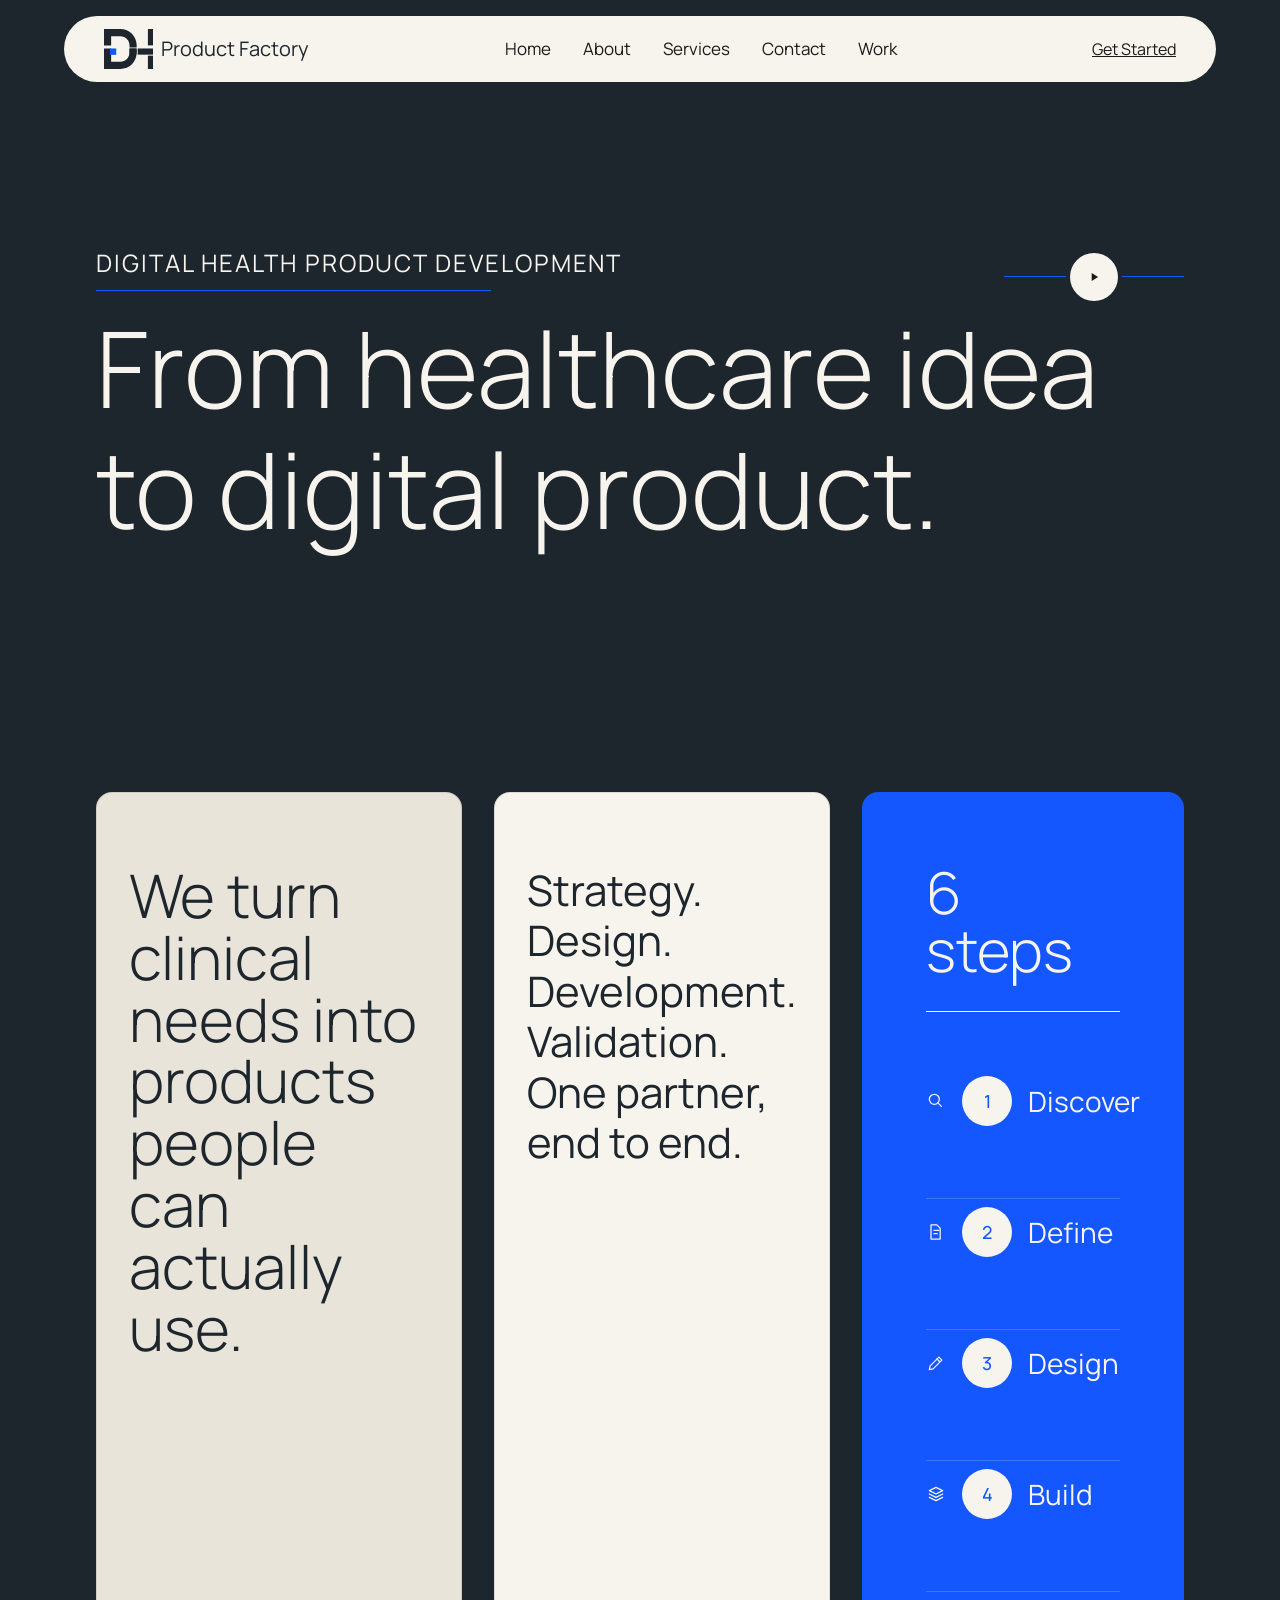
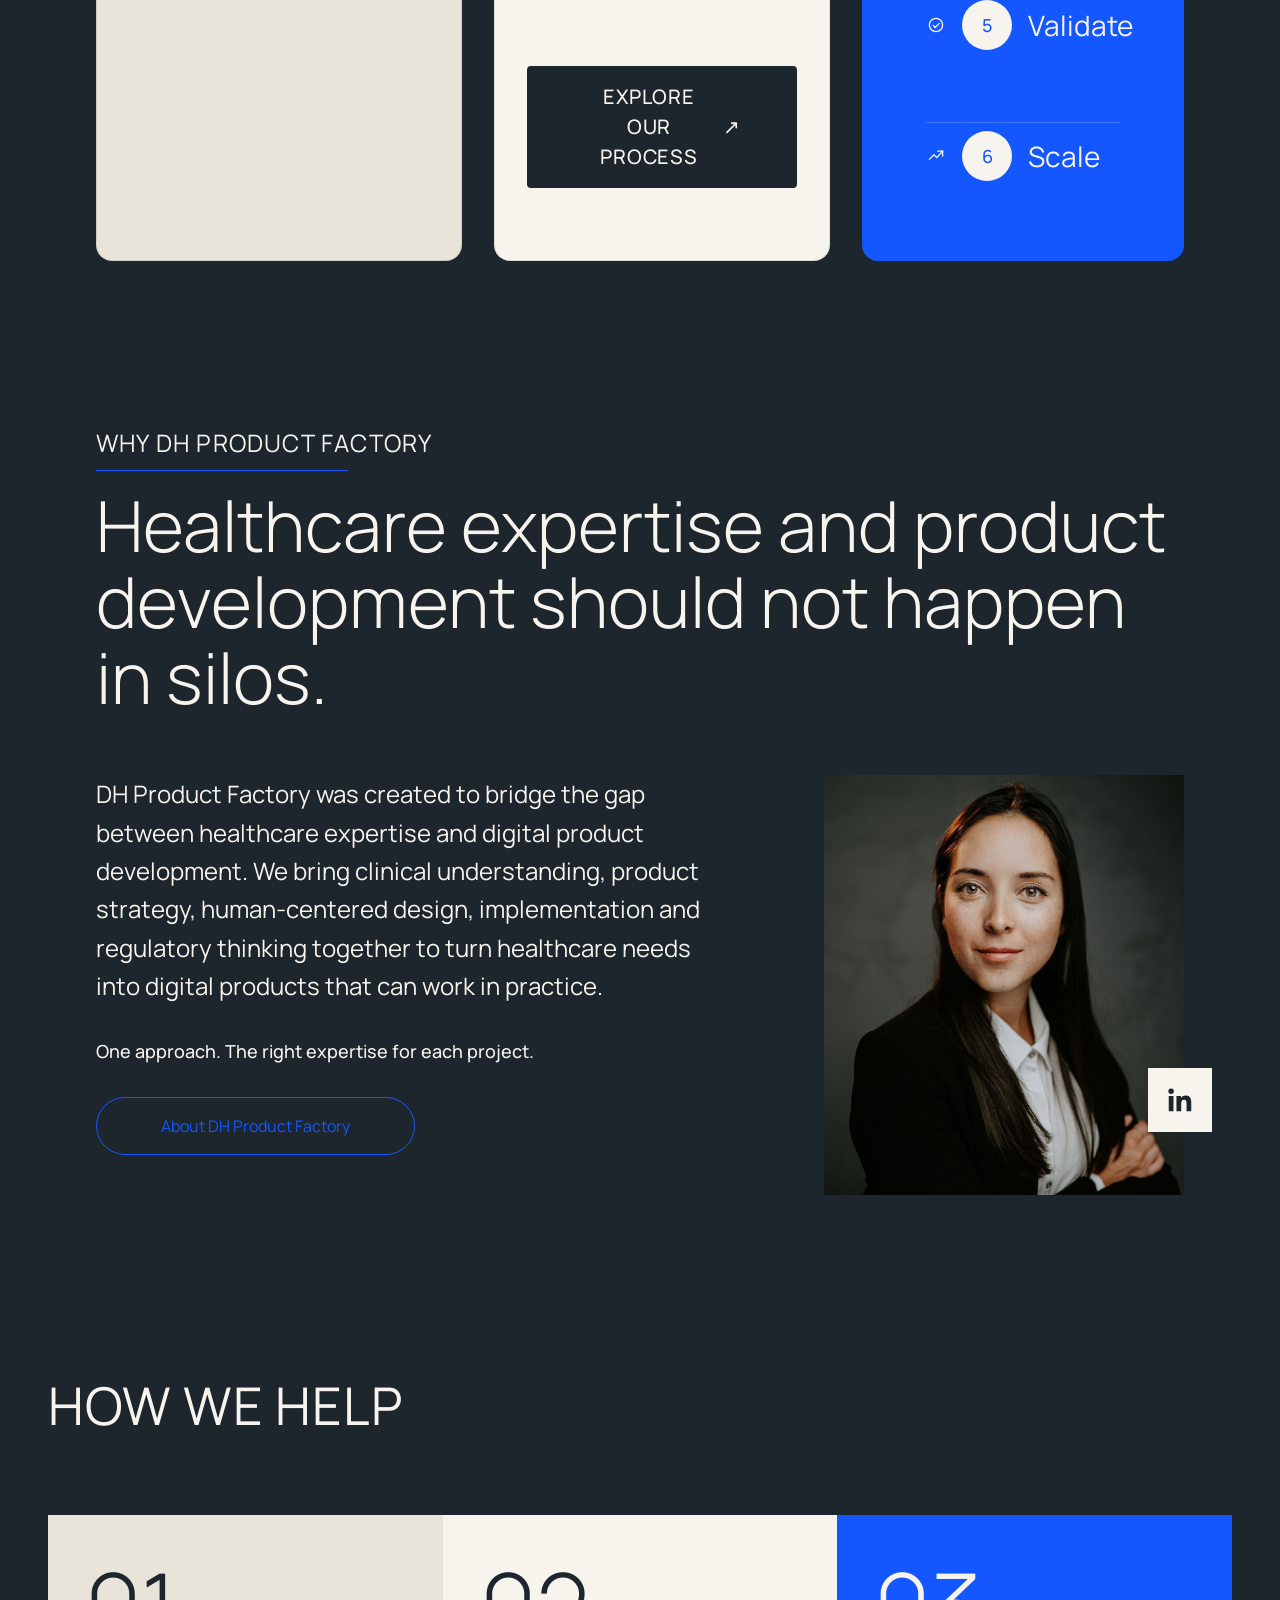
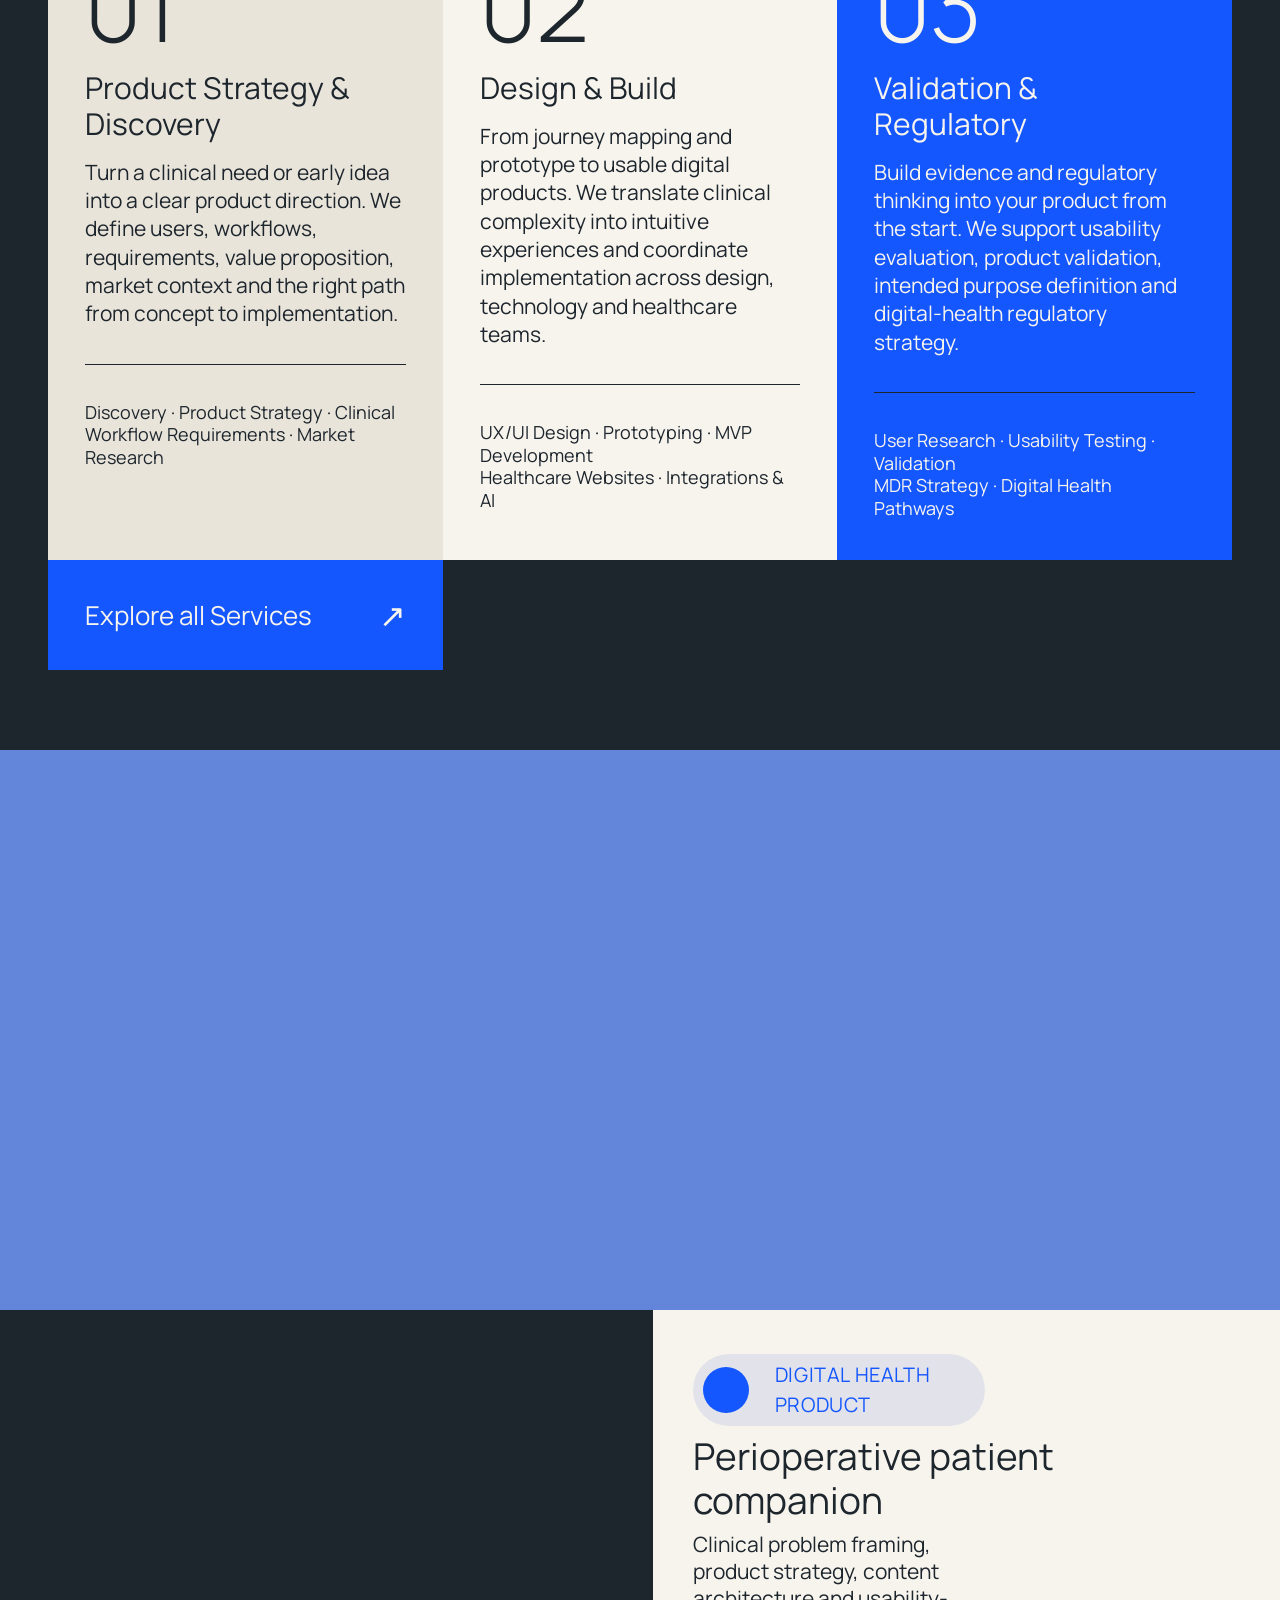
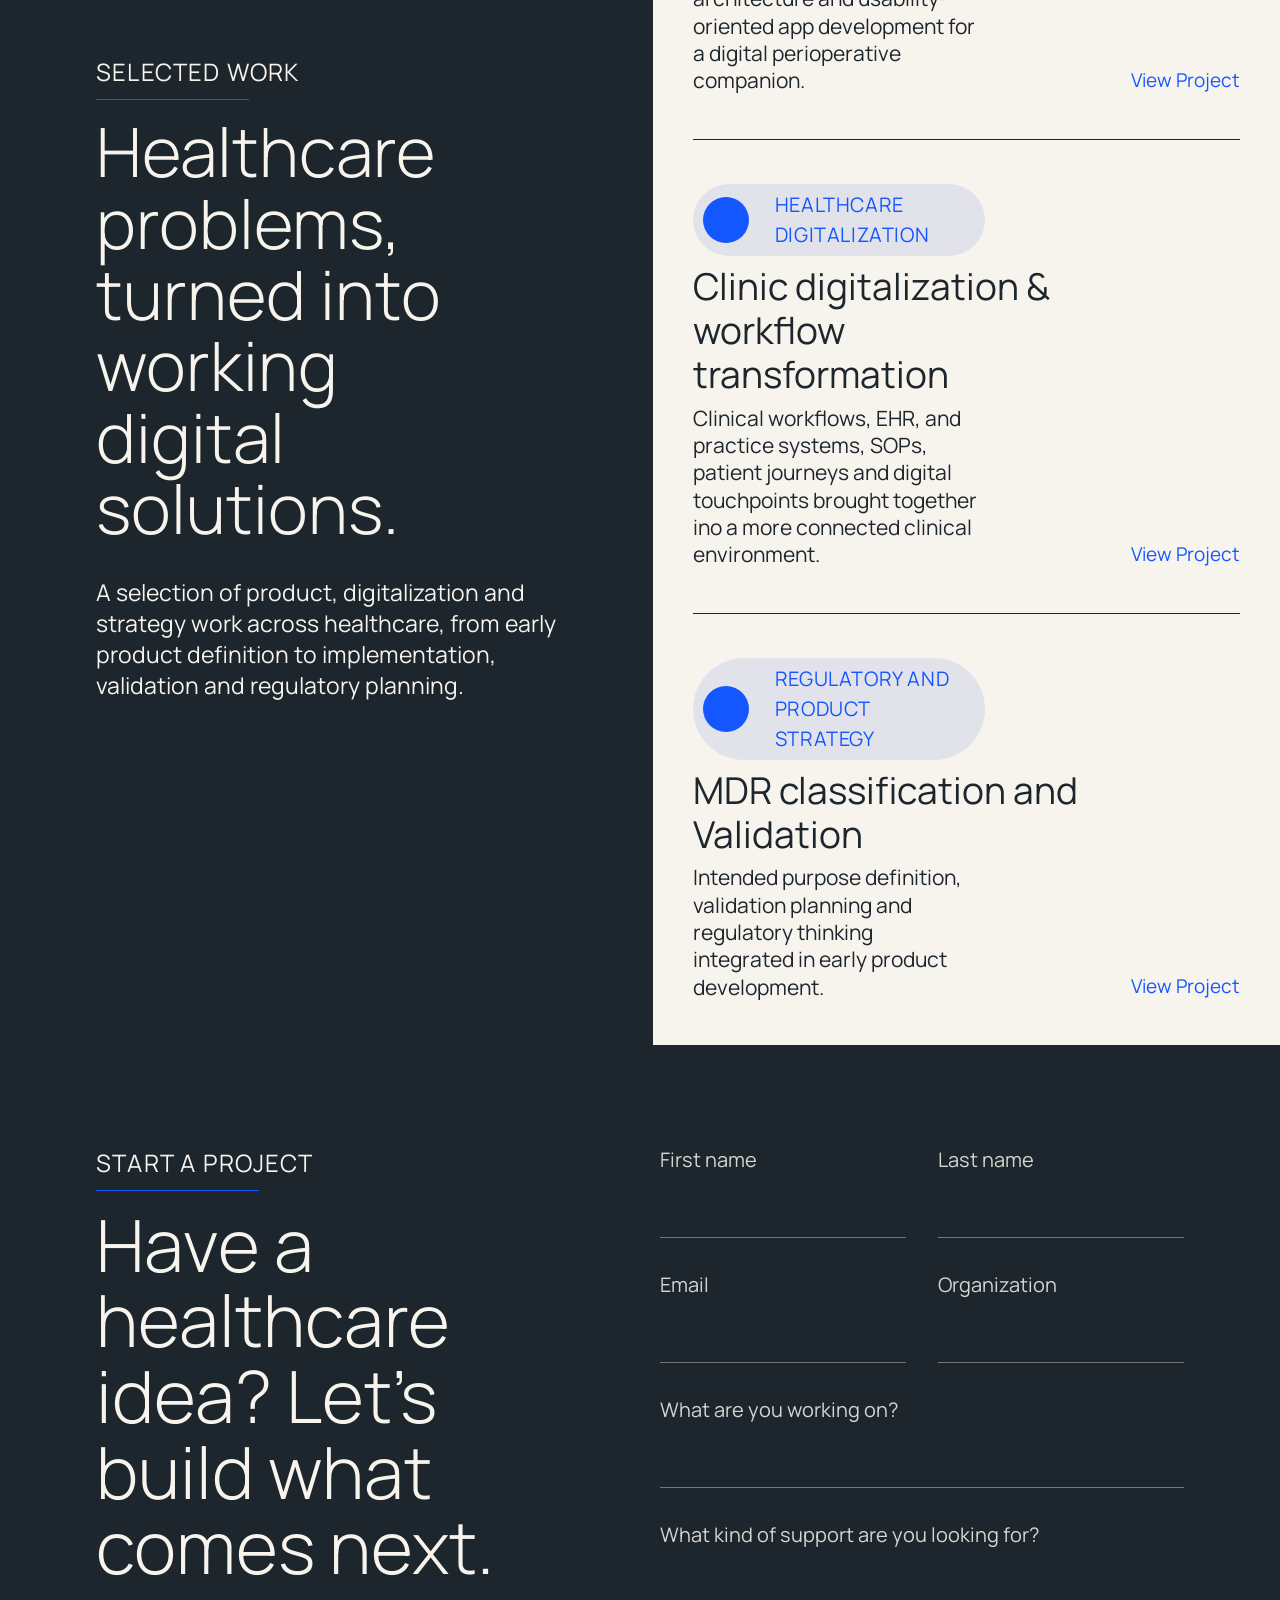
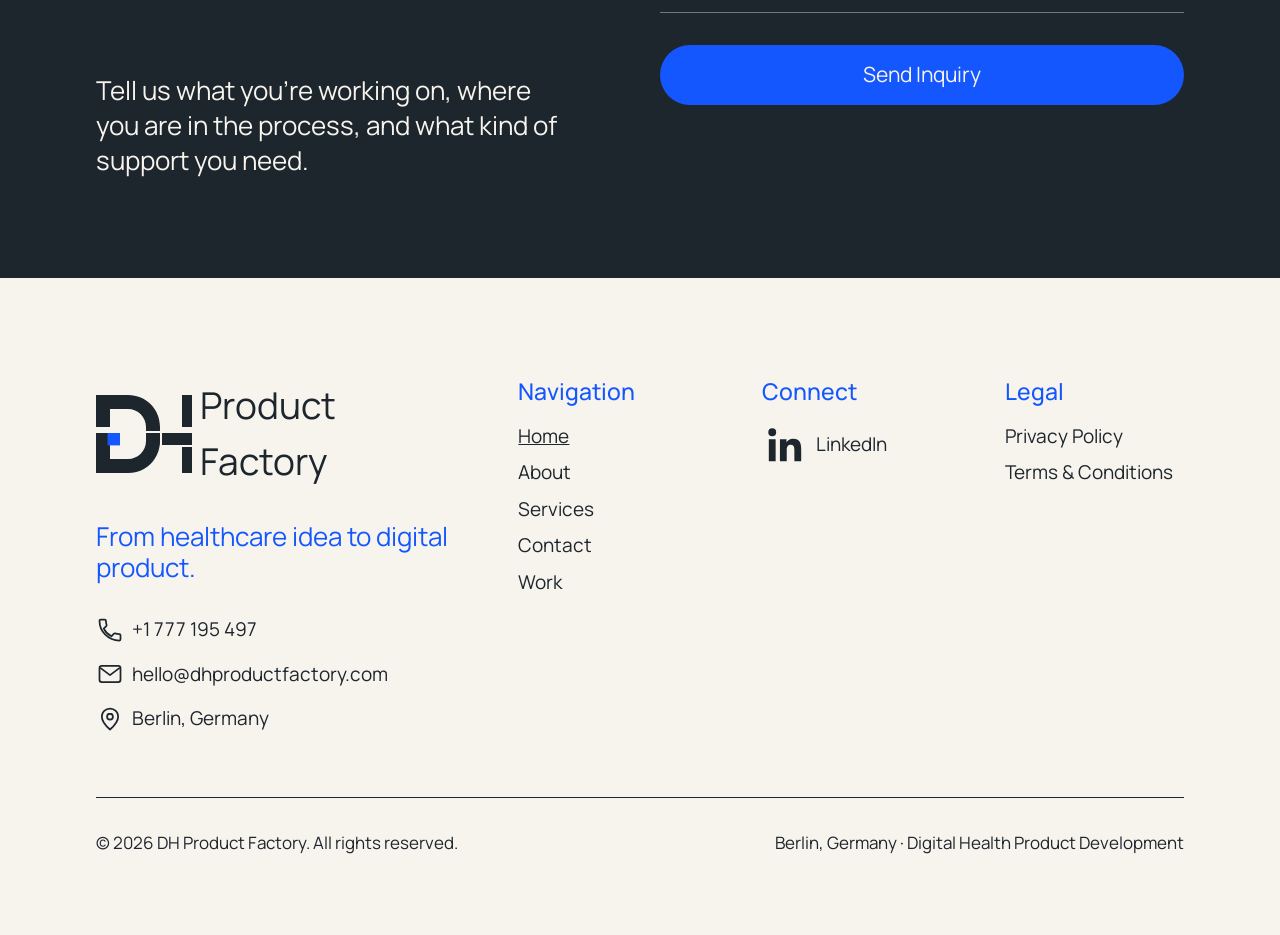
<file: index.html>
<!DOCTYPE html>
<html lang="en">
<head>
  <meta charset="UTF-8">
  <meta name="viewport" content="width=device-width, initial-scale=1.0">
  <title>DH Product Factory</title>
  <meta name="description" content="DH Product Factory">
  <link rel="preconnect" href="https://fonts.googleapis.com">
  <link rel="preconnect" href="https://fonts.gstatic.com" crossorigin>
  <link href="https://fonts.googleapis.com/css2?family=Manrope:wght@200;300;400;500;600;700&display=swap" rel="stylesheet">
  <link rel="stylesheet" href="css/styles.css">
</head>
<body>

  <header class="site-header">
    <div class="header-inner">
      <a href="#" class="logo" aria-label="DH Product Factory home">
        <img class="logo-mark" src="assets/logos/dh_product_factory_w-out_letters_charcoal.svg" alt="">
        <span class="logo-name">Product Factory</span>
      </a>

      <nav aria-label="Primary">
        <button type="button" class="nav-toggle" aria-expanded="false" aria-controls="nav-menu" aria-label="Toggle navigation menu">
          <span class="nav-toggle-bar"></span>
          <span class="nav-toggle-bar"></span>
          <span class="nav-toggle-bar"></span>
        </button>
        <ul class="nav-menu" id="nav-menu">
          <li><a href="index.html">Home</a></li>
          <li><a href="about.html">About</a></li>
          <li><a href="services.html">Services</a></li>
          <li><a href="#contact">Contact</a></li>
          <li><a href="work.html">Work</a></li>
        </ul>
      </nav>

      <a href="#get-started" class="btn-get-started">Get Started</a>
    </div>
  </header>

  <main>
    <section class="hero">
      <div class="hero-inner">
        <p class="hero-eyebrow">Digital Health Product Development</p>
        <h1 class="hero-heading">From healthcare idea<br>to digital product.</h1>

        <div class="hero-decoration" aria-hidden="true">
          <span class="hero-decoration-line"></span>
          <span class="hero-decoration-button">
            <svg viewBox="0 0 24 24" fill="currentColor" focusable="false">
              <path d="M8 5v14l11-7z"></path>
            </svg>
          </span>
          <span class="hero-decoration-line"></span>
        </div>
      </div>
    </section>

    <section class="process">
      <div class="process-col process-col--statement">
        <h2 class="process-statement">We turn clinical<br> 
         needs into products<br> 
         people can actually<br> 
         use.</h2>
      </div>

      <div class="process-col process-col--summary">
        <p class="process-summary">Strategy. Design.<br>Development.<br>Validation.<br>One partner, end to end.</p>
        <a href="services.html" class="process-cta">EXPLORE OUR PROCESS <span aria-hidden="true">&#8599;</span></a>
      </div>

      <div class="process-col process-col--steps">
        <h3 class="process-steps-heading">6 steps</h3>
        <div class="process-steps-divider" aria-hidden="true"></div>
        <ol class="process-steps-list">
          <li class="process-step">
            <svg class="process-step-icon" viewBox="0 0 24 24" fill="none" stroke="currentColor" stroke-width="1.5" stroke-linecap="round" stroke-linejoin="round" aria-hidden="true">
              <circle cx="10" cy="10" r="6"/>
              <path d="M18.5 18.5 14 14"/>
            </svg>
            <span class="process-step-badge" aria-hidden="true">1</span>
            <span class="process-step-label">Discover</span>
          </li>
          <li class="process-step">
            <svg class="process-step-icon" viewBox="0 0 24 24" fill="none" stroke="currentColor" stroke-width="1.5" stroke-linecap="round" stroke-linejoin="round" aria-hidden="true">
              <path d="M6 3.5h7l4 4v13H6z"/>
              <path d="M9.5 10h6M9.5 14h4"/>
            </svg>
            <span class="process-step-badge" aria-hidden="true">2</span>
            <span class="process-step-label">Define</span>
          </li>
          <li class="process-step">
            <svg class="process-step-icon" viewBox="0 0 24 24" fill="none" stroke="currentColor" stroke-width="1.5" stroke-linecap="round" stroke-linejoin="round" aria-hidden="true">
              <path d="m4 20 1-4.5L15.5 5l3.5 3.5L8.5 19 4 20Z"/>
              <path d="m13 7 3.5 3.5"/>
            </svg>
            <span class="process-step-badge" aria-hidden="true">3</span>
            <span class="process-step-label">Design</span>
          </li>
          <li class="process-step">
            <svg class="process-step-icon" viewBox="0 0 24 24" fill="none" stroke="currentColor" stroke-width="1.5" stroke-linecap="round" stroke-linejoin="round" aria-hidden="true">
              <path d="m12 4 8 4-8 4-8-4 8-4Z"/>
              <path d="m4 12 8 4 8-4"/>
              <path d="m4 16 8 4 8-4"/>
            </svg>
            <span class="process-step-badge" aria-hidden="true">4</span>
            <span class="process-step-label">Build</span>
          </li>
          <li class="process-step">
            <svg class="process-step-icon" viewBox="0 0 24 24" fill="none" stroke="currentColor" stroke-width="1.5" stroke-linecap="round" stroke-linejoin="round" aria-hidden="true">
              <circle cx="12" cy="12" r="8"/>
              <path d="m8.5 12.5 2.5 2.5 5-5"/>
            </svg>
            <span class="process-step-badge" aria-hidden="true">5</span>
            <span class="process-step-label">Validate</span>
          </li>
          <li class="process-step">
            <svg class="process-step-icon" viewBox="0 0 24 24" fill="none" stroke="currentColor" stroke-width="1.5" stroke-linecap="round" stroke-linejoin="round" aria-hidden="true">
              <path d="M4 16 9.5 10.5 13 14 20 6"/>
              <path d="M14 6h6v6"/>
            </svg>
            <span class="process-step-badge" aria-hidden="true">6</span>
            <span class="process-step-label">Scale</span>
          </li>
        </ol>
      </div>
    </section>

    <section class="studio-teaser">
      <div class="studio-teaser-inner">
        <p class="studio-teaser-eyebrow">Why DH Product Factory</p>
        <h2 class="studio-teaser-heading">Healthcare expertise and product development should not happen in silos.</h2>

        <div class="studio-teaser-columns">
          <div class="studio-teaser-content">
            <p class="studio-teaser-body">DH Product Factory was created to bridge the gap between healthcare expertise and digital product development. We bring clinical understanding, product strategy, human-centered design, implementation and regulatory thinking together to turn healthcare needs into digital products that can work in practice.</p>
            <p class="studio-teaser-statement">One approach. The right expertise for each project.</p>
            <a href="about.html" class="studio-teaser-cta">About DH Product Factory</a>
          </div>

          <div class="studio-teaser-media">
            <img class="studio-teaser-image" src="assets/images/IMG_8683.JPG" alt="DH Product Factory portrait photo">
            <a href="#" class="studio-teaser-badge" aria-label="DH Product Factory on LinkedIn">
              <svg viewBox="0 0 24 24" fill="currentColor" focusable="false" aria-hidden="true">
                <path d="M20.447 20.452h-3.554v-5.569c0-1.328-.027-3.037-1.852-3.037-1.853 0-2.136 1.445-2.136 2.939v5.667H9.351V9h3.414v1.561h.046c.477-.9 1.637-1.85 3.37-1.85 3.601 0 4.267 2.37 4.267 5.455v6.286zM5.337 7.433a2.062 2.062 0 1 1 0-4.124 2.062 2.062 0 0 1 0 4.124zM7.114 20.452H3.558V9h3.556v11.452z"/>
              </svg>
            </a>
          </div>
        </div>
      </div>
    </section>

    <section class="services">
      <div class="services-inner">
        <h2 class="services-heading">How We Help</h2>

        <div class="services-grid">
          <article class="service-card service-card--beige">
            <div class="service-card-inner">
              <span class="service-number" aria-hidden="true">01</span>
              <h3 class="service-title">Product Strategy &amp; Discovery</h3>
              <p class="service-body">Turn a clinical need or early idea into a clear product direction. We define users, workflows, requirements, value proposition, market context and the right path from concept to implementation.</p>
              <div class="service-divider" aria-hidden="true"></div>
              <p class="service-tags">Discovery &middot; Product Strategy &middot; Clinical Workflow Requirements &middot; Market Research</p>
            </div>
          </article>

          <article class="service-card service-card--white">
            <div class="service-card-inner">
              <span class="service-number" aria-hidden="true">02</span>
              <h3 class="service-title">Design &amp; Build</h3>
              <p class="service-body">From journey mapping and prototype to usable digital products. We translate clinical complexity into intuitive experiences and coordinate implementation across design, technology and healthcare teams.</p>
              <div class="service-divider" aria-hidden="true"></div>
              <p class="service-tags">UX/UI Design &middot; Prototyping &middot; MVP Development<br>Healthcare Websites &middot; Integrations &amp; AI</p>
            </div>
          </article>

          <article class="service-card service-card--blue">
            <div class="service-card-inner">
              <span class="service-number" aria-hidden="true">03</span>
              <h3 class="service-title">Validation &amp; Regulatory</h3>
              <p class="service-body">Build evidence and regulatory thinking into your product from the start. We support usability evaluation, product validation, intended purpose definition and digital-health regulatory strategy.</p>
              <div class="service-divider" aria-hidden="true"></div>
              <p class="service-tags">User Research &middot; Usability Testing &middot; Validation<br>MDR Strategy &middot; Digital Health Pathways</p>
            </div>
          </article>

          <a href="services.html" class="services-cta">
            <span>Explore all Services</span>
            <span class="services-cta-arrow" aria-hidden="true">&#8599;</span>
          </a>
        </div>
      </div>
    </section>

    <section class="video-section">
      <video class="video-background" autoplay muted loop playsinline aria-hidden="true">
        <source src="assets/videos/210207_medium.mp4" type="video/mp4">
      </video>
      <div class="video-overlay"></div>
    </section>

    <section class="work">
      <div class="work-intro">
        <p class="work-eyebrow">Selected Work</p>
        <h2 class="work-heading">Healthcare problems,<br>turned into working<br>digital solutions.</h2>
        <p class="work-summary">A selection of product, digitalization and strategy work across healthcare, from early product definition to implementation, validation and regulatory planning.</p>
      </div>

      <div class="work-projects">
        <article class="work-project">
          <div class="work-project-content">
            <span class="work-pill"><span class="work-pill-dot" aria-hidden="true"></span>Digital Health Product</span>
            <h3 class="work-project-title">Perioperative patient companion</h3>
            <p class="work-project-desc">Clinical problem framing, product strategy, content architecture and usability-oriented app development for a digital perioperative companion.</p>
          </div>
          <a href="projects/perioperative-companion.html" class="work-project-link">View Project</a>
        </article>

        <div class="work-divider" aria-hidden="true"></div>

        <article class="work-project">
          <div class="work-project-content">
            <span class="work-pill"><span class="work-pill-dot" aria-hidden="true"></span>Healthcare Digitalization</span>
            <h3 class="work-project-title">Clinic digitalization &amp; workflow transformation</h3>
            <p class="work-project-desc">Clinical workflows, EHR, and practice systems, SOPs, patient journeys and digital touchpoints brought together ino a more connected clinical environment.</p>
          </div>
          <a href="projects/healthcare-digitalization.html" class="work-project-link">View Project</a>
        </article>

        <div class="work-divider" aria-hidden="true"></div>

        <article class="work-project">
          <div class="work-project-content">
            <span class="work-pill"><span class="work-pill-dot" aria-hidden="true"></span>Regulatory and Product Strategy</span>
            <h3 class="work-project-title">MDR classification and Validation</h3>
            <p class="work-project-desc">Intended purpose definition, validation planning and regulatory thinking integrated in early product development.</p>
          </div>
          <a href="projects/regulatory-product-strategy.html" class="work-project-link">View Project</a>
        </article>
      </div>
    </section>

    <section class="contact" id="contact">
      <div class="contact-inner">
        <div class="contact-intro">
          <p class="contact-eyebrow">Start a Project</p>
          <h2 class="contact-heading">Have a healthcare<br>idea? Let&rsquo;s build what<br>comes next.</h2>
          <p class="contact-summary">Tell us what you&rsquo;re working on, where you are in the process, and what kind of support you need.</p>
        </div>

        <form class="contact-form" action="https://formspree.io/f/mjyvrkdz" method="post">
          <div class="contact-form-row">
            <label class="contact-field">
              <span class="contact-field-label">First name</span>
              <input type="text" name="First Name" autocomplete="given-name" required>
            </label>
            <label class="contact-field">
              <span class="contact-field-label">Last name</span>
              <input type="text" name="Last Name" autocomplete="family-name" required>
            </label>
          </div>

          <div class="contact-form-row">
            <label class="contact-field">
              <span class="contact-field-label">Email</span>
              <input type="email" name="Email" autocomplete="email" required>
            </label>
            <label class="contact-field">
              <span class="contact-field-label">Organization</span>
              <input type="text" name="Organization" autocomplete="organization">
            </label>
          </div>

          <label class="contact-field contact-field--full">
            <span class="contact-field-label">What are you working on?</span>
            <input type="text" name="What are you working on?">
          </label>

          <label class="contact-field contact-field--full">
            <span class="contact-field-label">What kind of support are you looking for?</span>
            <input type="text" name="Support needed">
          </label>

          <button type="submit" class="contact-submit">Send Inquiry</button>
        </form>
      </div>
    </section>
    <!-- Additional sections go here -->
  </main>

  <footer class="site-footer">
    <div class="footer-inner">
      <div class="footer-grid">
        <div class="footer-col footer-col--brand">
          <a href="#" class="footer-logo" aria-label="DH Product Factory home">
            <img class="footer-logo-mark" src="assets/logos/dh_product_factory_w-out_letters_charcoal.svg" alt="">
            <span class="footer-logo-text">Product Factory</span>
          </a>

          <p class="footer-tagline">From healthcare idea to digital product.</p>

          <ul class="footer-contact-list">
            <li class="footer-contact-item">
              <svg class="footer-contact-icon" viewBox="0 0 24 24" fill="none" stroke="currentColor" stroke-width="1.5" stroke-linecap="round" stroke-linejoin="round" aria-hidden="true">
                <path d="M6.62 10.79a15.05 15.05 0 0 0 6.59 6.59l2.2-2.2a1 1 0 0 1 1.01-.24c1.12.37 2.33.57 3.58.57a1 1 0 0 1 1 1V20a1 1 0 0 1-1 1C10.61 21 3 13.39 3 4a1 1 0 0 1 1-1h3.5a1 1 0 0 1 1 1c0 1.25.2 2.46.57 3.58a1 1 0 0 1-.25 1.01z"/>
              </svg>
              <a href="tel:+1777195497">+1 777 195 497</a>
            </li>
            <li class="footer-contact-item">
              <svg class="footer-contact-icon" viewBox="0 0 24 24" fill="none" stroke="currentColor" stroke-width="1.5" stroke-linecap="round" stroke-linejoin="round" aria-hidden="true">
                <rect x="3" y="5" width="18" height="14" rx="2"/>
                <path d="m4 7 8 6 8-6"/>
              </svg>
              <a href="mailto:hello@dhproductfactory.com">hello@dhproductfactory.com</a>
            </li>
            <li class="footer-contact-item">
              <svg class="footer-contact-icon" viewBox="0 0 24 24" fill="none" stroke="currentColor" stroke-width="1.5" stroke-linecap="round" stroke-linejoin="round" aria-hidden="true">
                <path d="M12 21s-7-6.2-7-11a7 7 0 0 1 14 0c0 4.8-7 11-7 11z"/>
                <circle cx="12" cy="10" r="2.5"/>
              </svg>
              <span>Berlin, Germany</span>
            </li>
          </ul>
        </div>

        <nav class="footer-col footer-col--nav" aria-label="Footer">
          <h3 class="footer-col-heading">Navigation</h3>
          <ul class="footer-links">
            <li><a href="index.html" class="footer-link footer-link--current">Home</a></li>
            <li><a href="about.html">About</a></li>
            <li><a href="services.html">Services</a></li>
            <li><a href="#">Contact</a></li>
            <li><a href="work.html">Work</a></li>
          </ul>
        </nav>

        <div class="footer-col footer-col--connect">
          <h3 class="footer-col-heading">Connect</h3>
          <a href="#" class="footer-social-link">
            <svg class="footer-social-icon" viewBox="0 0 24 24" fill="currentColor" aria-hidden="true">
              <path d="M20.447 20.452h-3.554v-5.569c0-1.328-.027-3.037-1.852-3.037-1.853 0-2.136 1.445-2.136 2.939v5.667H9.351V9h3.414v1.561h.046c.477-.9 1.637-1.85 3.37-1.85 3.601 0 4.267 2.37 4.267 5.455v6.286zM5.337 7.433a2.062 2.062 0 1 1 0-4.124 2.062 2.062 0 0 1 0 4.124zM7.114 20.452H3.558V9h3.556v11.452z"/>
            </svg>
            <span>LinkedIn</span>
          </a>
        </div>

        <div class="footer-col footer-col--legal">
          <h3 class="footer-col-heading">Legal</h3>
          <ul class="footer-links">
            <li><a href="#">Privacy Policy</a></li>
            <li><a href="#">Terms &amp; Conditions</a></li>
          </ul>
        </div>
      </div>

      <div class="footer-divider" aria-hidden="true"></div>

      <div class="footer-bottom">
        <p>&copy; 2026 DH Product Factory. All rights reserved.</p>
        <p>Berlin, Germany &middot; Digital Health Product Development</p>
      </div>
    </div>
  </footer>

  <script src="js/main.js"></script>
</body>
</html>
</file>
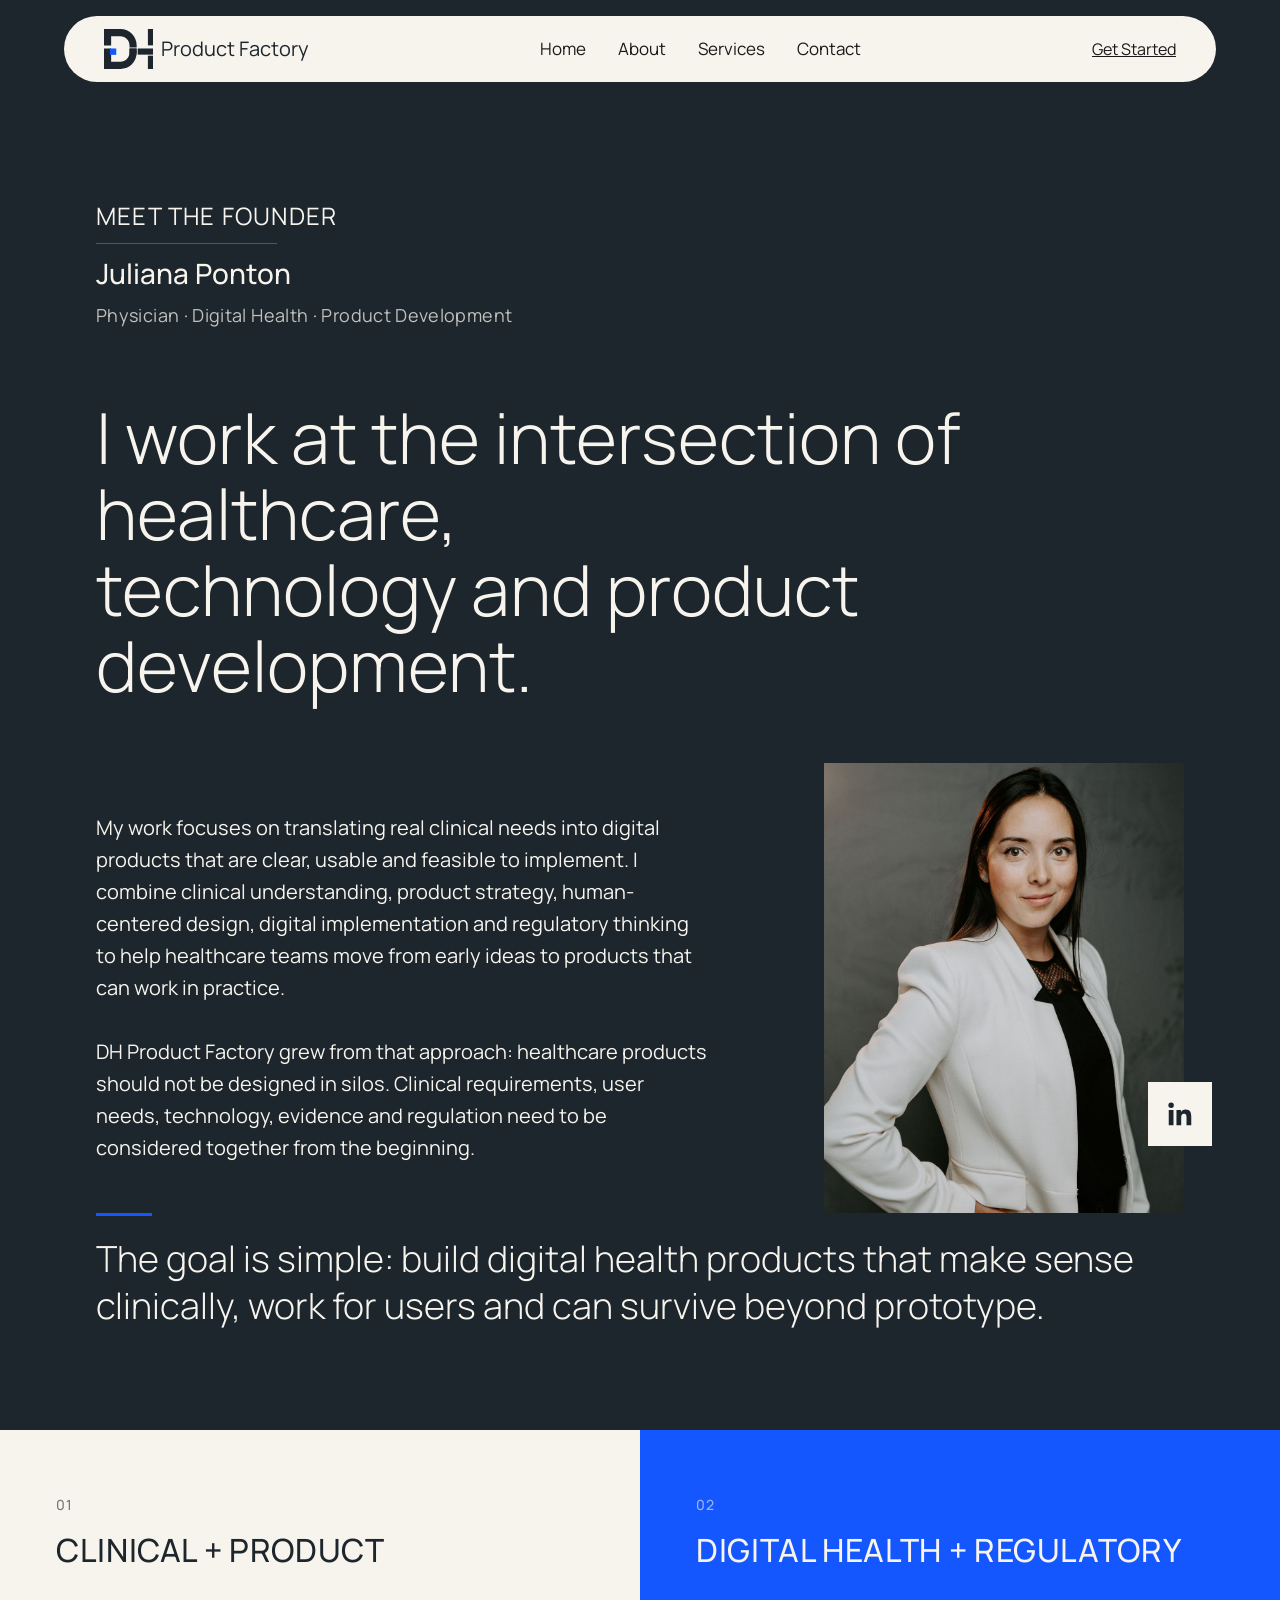
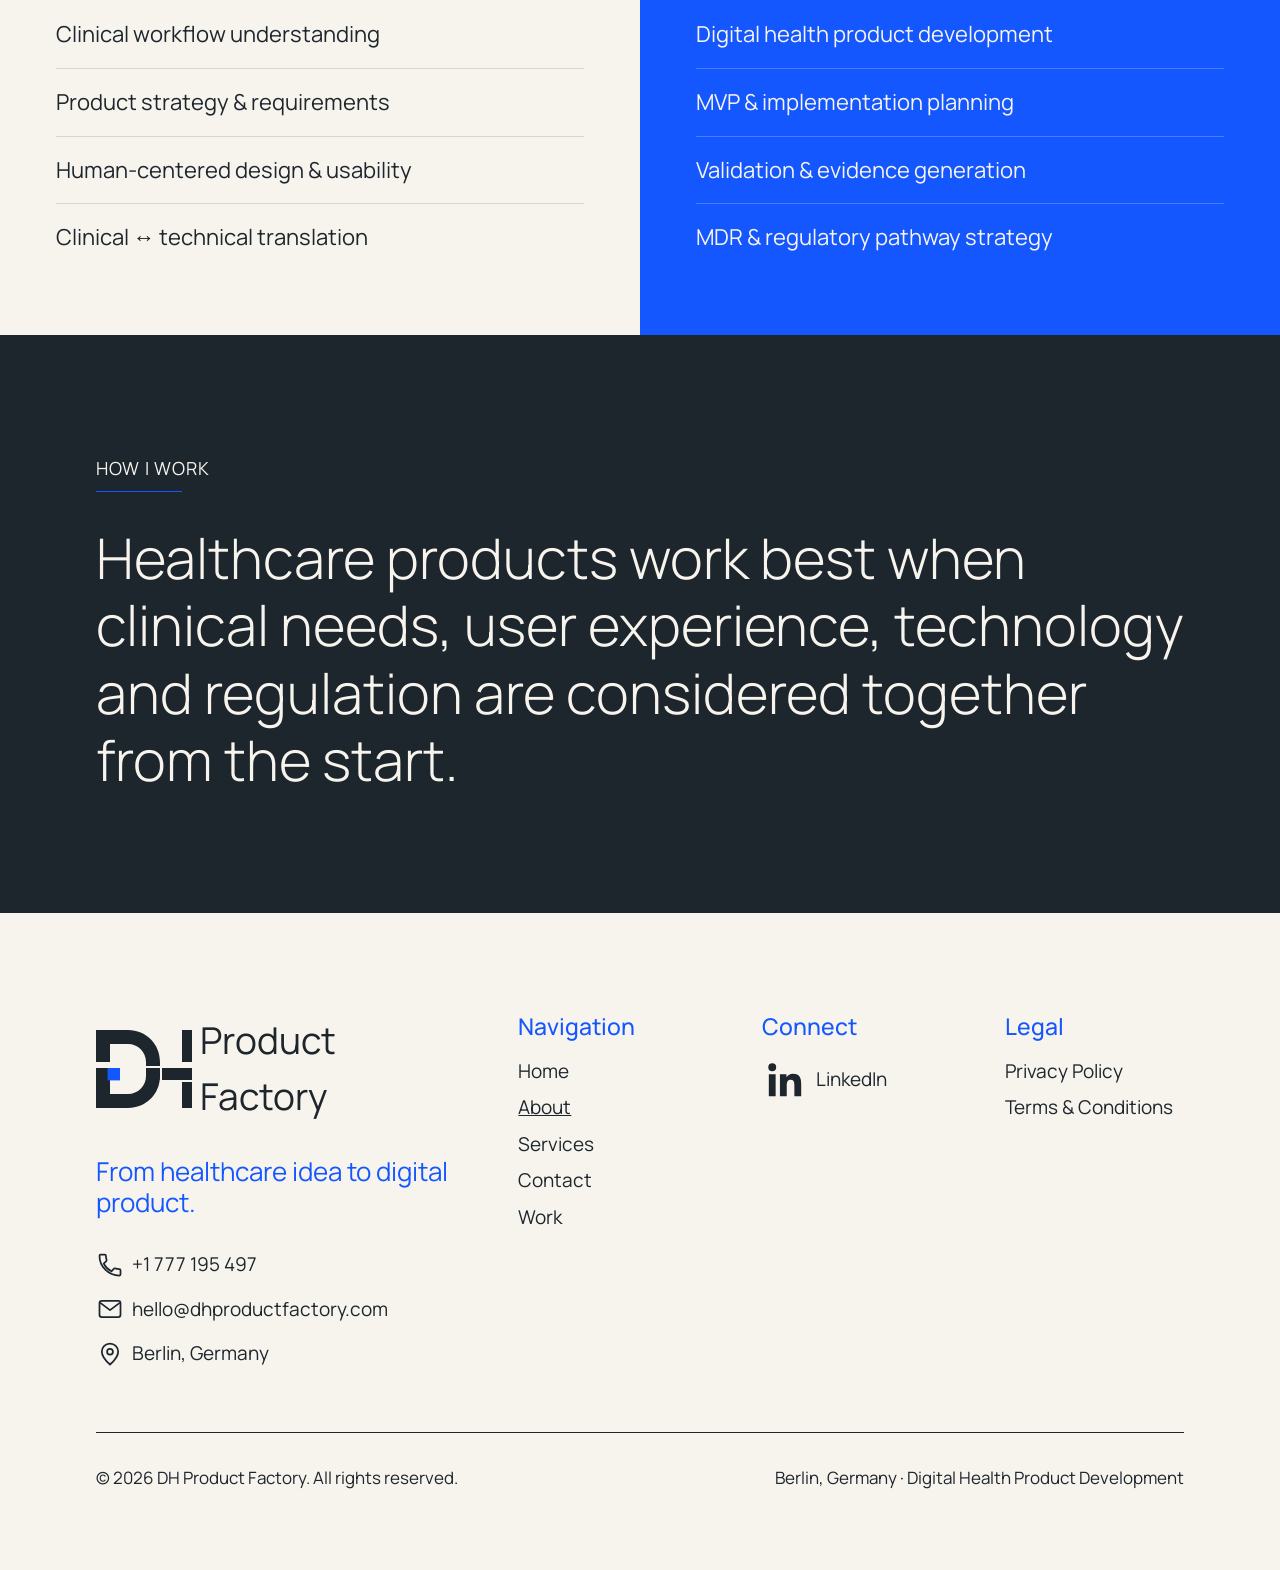
<file: about.html>
<!DOCTYPE html>
<html lang="en">
<head>
  <meta charset="UTF-8">
  <meta name="viewport" content="width=device-width, initial-scale=1.0">
  <title>About — DH Product Factory</title>
  <meta name="description" content="Meet Juliana Ponton, physician and founder of DH Product Factory.">
  <link rel="preconnect" href="https://fonts.googleapis.com">
  <link rel="preconnect" href="https://fonts.gstatic.com" crossorigin>
  <link href="https://fonts.googleapis.com/css2?family=Manrope:wght@200;300;400;500;600;700&display=swap" rel="stylesheet">
  <link rel="stylesheet" href="css/styles.css">
</head>
<body>

  <header class="site-header">
    <div class="header-inner">
      <a href="index.html" class="logo" aria-label="DH Product Factory home">
        <img class="logo-mark" src="assets/logos/dh_product_factory_w-out_letters_charcoal.svg" alt="">
        <span class="logo-name">Product Factory</span>
      </a>

      <nav aria-label="Primary">
        <button type="button" class="nav-toggle" aria-expanded="false" aria-controls="nav-menu" aria-label="Toggle navigation menu">
          <span class="nav-toggle-bar"></span>
          <span class="nav-toggle-bar"></span>
          <span class="nav-toggle-bar"></span>
        </button>
        <ul class="nav-menu" id="nav-menu">
          <li><a href="index.html">Home</a></li>
          <li><a href="about.html">About</a></li>
          <li><a href="index.html#services">Services</a></li>
          <li><a href="index.html#contact">Contact</a></li>
        </ul>
      </nav>

      <a href="index.html#contact" class="btn-get-started">Get Started</a>
    </div>
  </header>

  <main>
    <section class="founder" id="about">
      <div class="founder-inner">
        <div class="founder-meta">
          <p class="founder-eyebrow">Meet the Founder</p>
          <p class="founder-name">Juliana Ponton</p>
          <p class="founder-role">Physician &middot; Digital Health &middot; Product Development</p>
        </div>

        <h2 class="founder-heading">I work at the intersection of healthcare,<br>technology and product development.</h2>

        <div class="founder-columns">
          <div class="founder-content">
            <p class="founder-body">My work focuses on translating real clinical needs into digital products that are clear, usable and feasible to implement. I combine clinical understanding, product strategy, human-centered design, digital implementation and regulatory thinking to help healthcare teams move from early ideas to products that can work in practice.</p>
            <p class="founder-body">DH Product Factory grew from that approach: healthcare products should not be designed in silos. Clinical requirements, user needs, technology, evidence and regulation need to be considered together from the beginning.</p>
          </div>

          <div class="founder-media">
            <img class="founder-image" src="assets/images/IMG_8677.JPG" alt="Portrait of Juliana Ponton, founder of DH Product Factory">
            <a href="#" class="founder-badge" aria-label="DH Product Factory on LinkedIn">
              <svg viewBox="0 0 24 24" fill="currentColor" focusable="false" aria-hidden="true">
                <path d="M20.447 20.452h-3.554v-5.569c0-1.328-.027-3.037-1.852-3.037-1.853 0-2.136 1.445-2.136 2.939v5.667H9.351V9h3.414v1.561h.046c.477-.9 1.637-1.85 3.37-1.85 3.601 0 4.267 2.37 4.267 5.455v6.286zM5.337 7.433a2.062 2.062 0 1 1 0-4.124 2.062 2.062 0 0 1 0 4.124zM7.114 20.452H3.558V9h3.556v11.452z"/>
              </svg>
            </a>
          </div>
        </div>

        <div class="founder-philosophy">
          <span class="founder-philosophy-rule" aria-hidden="true"></span>
          <p class="founder-philosophy-text">The goal is simple: build digital health products that make sense clinically, work for users and can survive beyond prototype.</p>
        </div>
      </div>
    </section>

    <section class="capabilities">
      <div class="capabilities-panels">
        <div class="capability-panel capability-panel--cream">
          <span class="capability-label" aria-hidden="true">01</span>
          <h3 class="capability-heading">Clinical + Product</h3>
          <ul class="capability-list">
            <li>Clinical workflow understanding</li>
            <li>Product strategy &amp; requirements</li>
            <li>Human-centered design &amp; usability</li>
            <li>Clinical &harr; technical translation</li>
          </ul>
        </div>

        <div class="capability-panel capability-panel--blue">
          <span class="capability-label" aria-hidden="true">02</span>
          <h3 class="capability-heading">Digital Health + Regulatory</h3>
          <ul class="capability-list">
            <li>Digital health product development</li>
            <li>MVP &amp; implementation planning</li>
            <li>Validation &amp; evidence generation</li>
            <li>MDR &amp; regulatory pathway strategy</li>
          </ul>
        </div>
      </div>

      <div class="how-i-work">
        <p class="how-i-work-eyebrow">How I Work</p>
        <p class="how-i-work-statement">Healthcare products work best when clinical needs, user experience, technology and regulation are considered together from the start.</p>
      </div>
    </section>
  </main>

  <footer class="site-footer">
    <div class="footer-inner">
      <div class="footer-grid">
        <div class="footer-col footer-col--brand">
          <a href="index.html" class="footer-logo" aria-label="DH Product Factory home">
            <img class="footer-logo-mark" src="assets/logos/dh_product_factory_w-out_letters_charcoal.svg" alt="">
            <span class="footer-logo-text">Product Factory</span>
          </a>

          <p class="footer-tagline">From healthcare idea to digital product.</p>

          <ul class="footer-contact-list">
            <li class="footer-contact-item">
              <svg class="footer-contact-icon" viewBox="0 0 24 24" fill="none" stroke="currentColor" stroke-width="1.5" stroke-linecap="round" stroke-linejoin="round" aria-hidden="true">
                <path d="M6.62 10.79a15.05 15.05 0 0 0 6.59 6.59l2.2-2.2a1 1 0 0 1 1.01-.24c1.12.37 2.33.57 3.58.57a1 1 0 0 1 1 1V20a1 1 0 0 1-1 1C10.61 21 3 13.39 3 4a1 1 0 0 1 1-1h3.5a1 1 0 0 1 1 1c0 1.25.2 2.46.57 3.58a1 1 0 0 1-.25 1.01z"/>
              </svg>
              <a href="tel:+1777195497">+1 777 195 497</a>
            </li>
            <li class="footer-contact-item">
              <svg class="footer-contact-icon" viewBox="0 0 24 24" fill="none" stroke="currentColor" stroke-width="1.5" stroke-linecap="round" stroke-linejoin="round" aria-hidden="true">
                <rect x="3" y="5" width="18" height="14" rx="2"/>
                <path d="m4 7 8 6 8-6"/>
              </svg>
              <a href="mailto:hello@dhproductfactory.com">hello@dhproductfactory.com</a>
            </li>
            <li class="footer-contact-item">
              <svg class="footer-contact-icon" viewBox="0 0 24 24" fill="none" stroke="currentColor" stroke-width="1.5" stroke-linecap="round" stroke-linejoin="round" aria-hidden="true">
                <path d="M12 21s-7-6.2-7-11a7 7 0 0 1 14 0c0 4.8-7 11-7 11z"/>
                <circle cx="12" cy="10" r="2.5"/>
              </svg>
              <span>Berlin, Germany</span>
            </li>
          </ul>
        </div>

        <nav class="footer-col footer-col--nav" aria-label="Footer">
          <h3 class="footer-col-heading">Navigation</h3>
          <ul class="footer-links">
            <li><a href="index.html">Home</a></li>
            <li><a href="about.html" class="footer-link footer-link--current">About</a></li>
            <li><a href="index.html#services">Services</a></li>
            <li><a href="index.html#contact">Contact</a></li>
            <li><a href="index.html#work">Work</a></li>
          </ul>
        </nav>

        <div class="footer-col footer-col--connect">
          <h3 class="footer-col-heading">Connect</h3>
          <a href="#" class="footer-social-link">
            <svg class="footer-social-icon" viewBox="0 0 24 24" fill="currentColor" aria-hidden="true">
              <path d="M20.447 20.452h-3.554v-5.569c0-1.328-.027-3.037-1.852-3.037-1.853 0-2.136 1.445-2.136 2.939v5.667H9.351V9h3.414v1.561h.046c.477-.9 1.637-1.85 3.37-1.85 3.601 0 4.267 2.37 4.267 5.455v6.286zM5.337 7.433a2.062 2.062 0 1 1 0-4.124 2.062 2.062 0 0 1 0 4.124zM7.114 20.452H3.558V9h3.556v11.452z"/>
            </svg>
            <span>LinkedIn</span>
          </a>
        </div>

        <div class="footer-col footer-col--legal">
          <h3 class="footer-col-heading">Legal</h3>
          <ul class="footer-links">
            <li><a href="#">Privacy Policy</a></li>
            <li><a href="#">Terms &amp; Conditions</a></li>
          </ul>
        </div>
      </div>

      <div class="footer-divider" aria-hidden="true"></div>

      <div class="footer-bottom">
        <p>&copy; 2026 DH Product Factory. All rights reserved.</p>
        <p>Berlin, Germany &middot; Digital Health Product Development</p>
      </div>
    </div>
  </footer>

  <script src="js/main.js"></script>
</body>
</html>
</file>
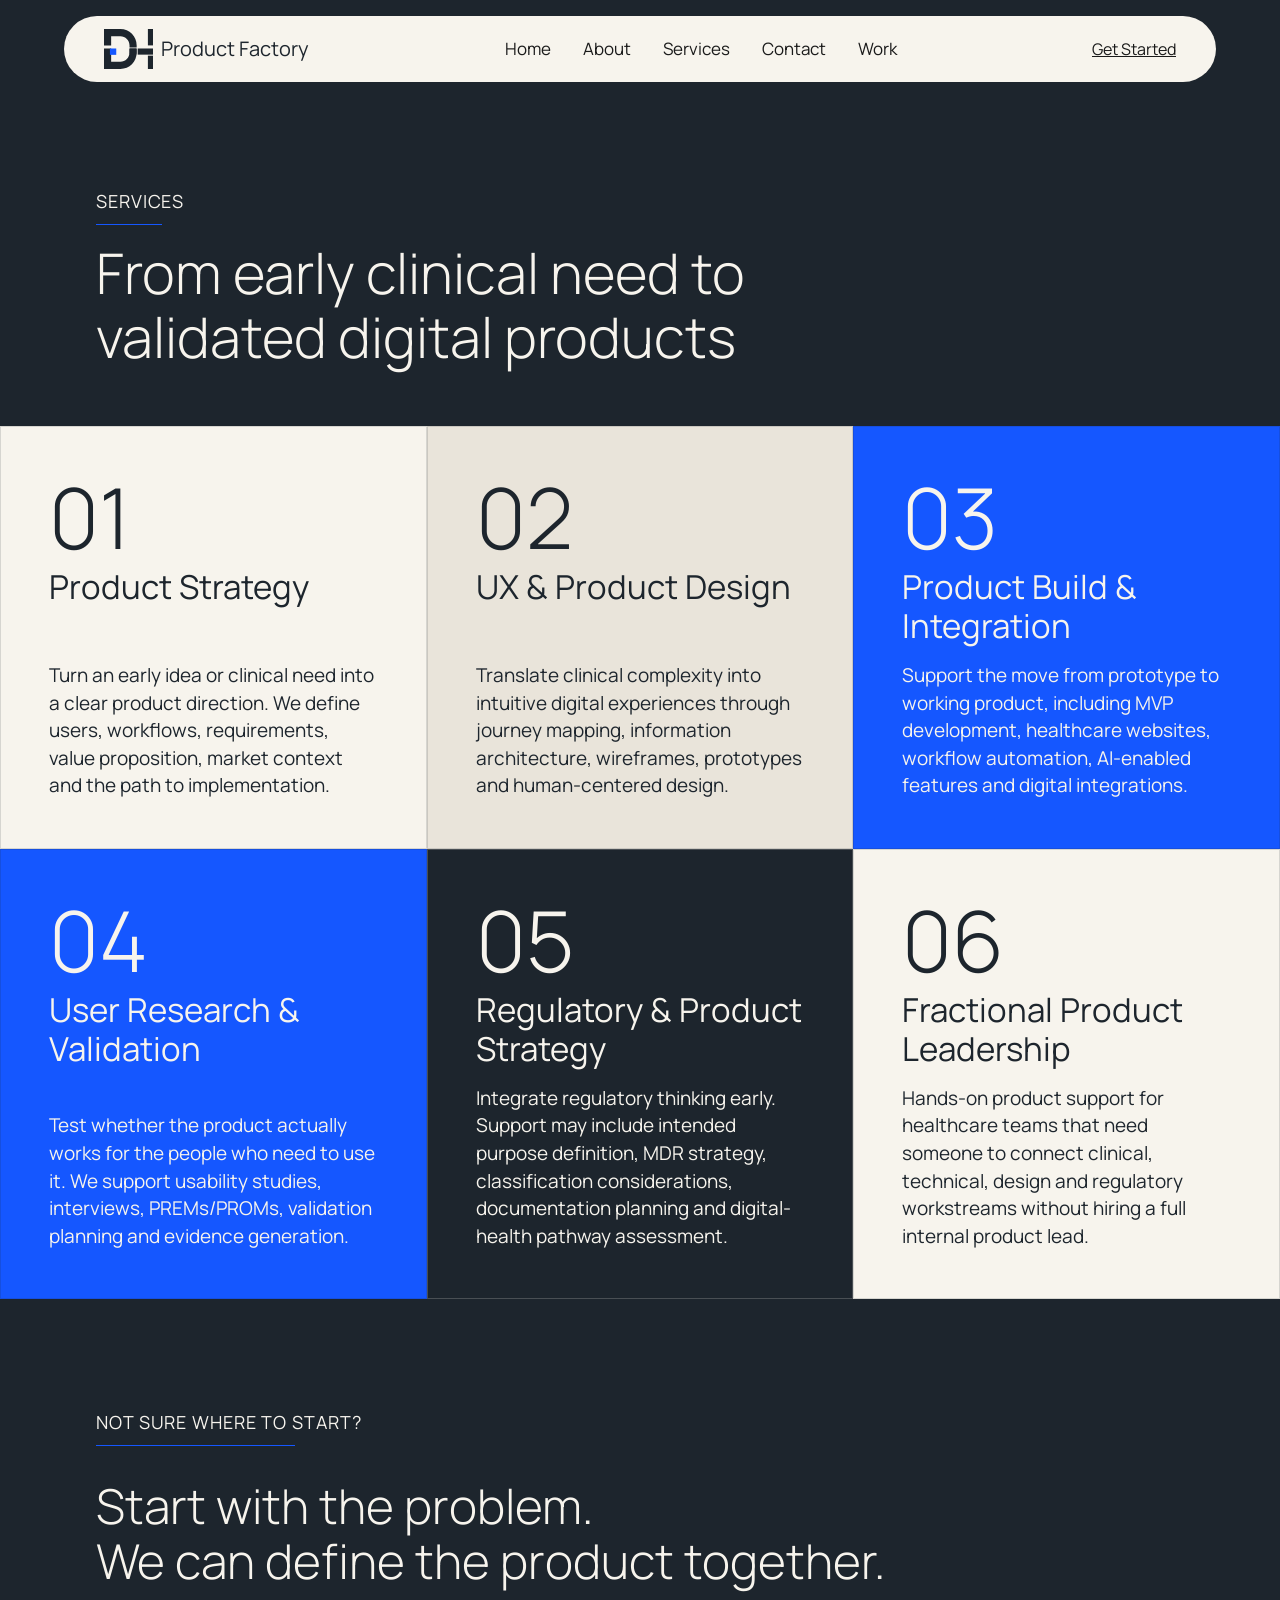
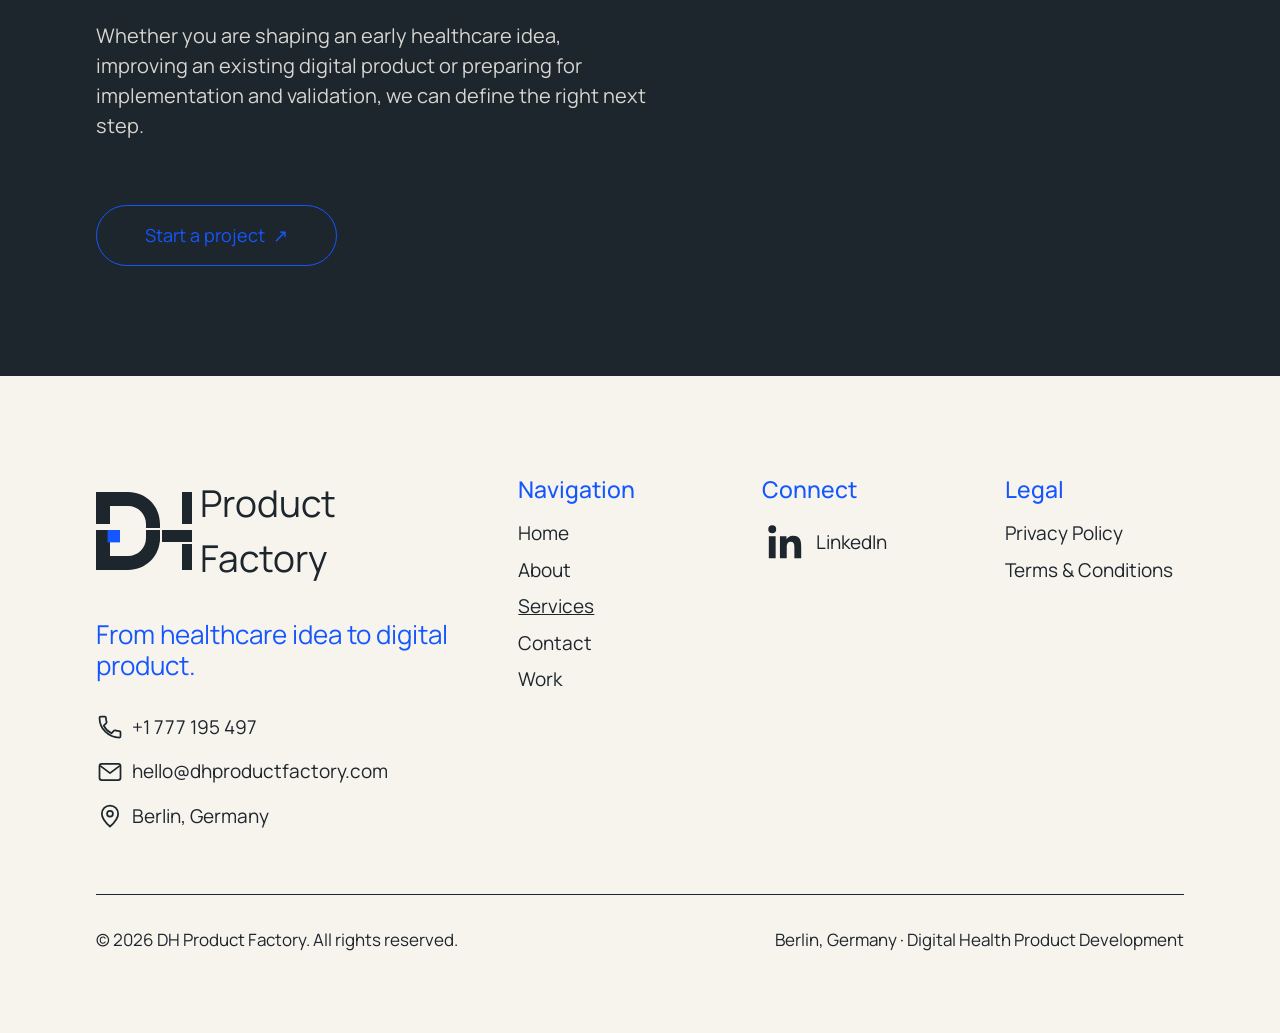
<file: services.html>
<!DOCTYPE html>
<html lang="en">
<head>
  <meta charset="UTF-8">
  <meta name="viewport" content="width=device-width, initial-scale=1.0">
  <title>Services — DH Product Factory</title>
  <meta name="description" content="Product strategy, design, build, validation and regulatory services for digital health teams.">
  <link rel="preconnect" href="https://fonts.googleapis.com">
  <link rel="preconnect" href="https://fonts.gstatic.com" crossorigin>
  <link href="https://fonts.googleapis.com/css2?family=Manrope:wght@200;300;400;500;600;700&display=swap" rel="stylesheet">
  <link rel="stylesheet" href="css/styles.css">
</head>
<body>

  <header class="site-header">
    <div class="header-inner">
      <a href="index.html" class="logo" aria-label="DH Product Factory home">
        <img class="logo-mark" src="assets/logos/dh_product_factory_w-out_letters_charcoal.svg" alt="">
        <span class="logo-name">Product Factory</span>
      </a>

      <nav aria-label="Primary">
        <button type="button" class="nav-toggle" aria-expanded="false" aria-controls="nav-menu" aria-label="Toggle navigation menu">
          <span class="nav-toggle-bar"></span>
          <span class="nav-toggle-bar"></span>
          <span class="nav-toggle-bar"></span>
        </button>
        <ul class="nav-menu" id="nav-menu">
          <li><a href="index.html">Home</a></li>
          <li><a href="about.html">About</a></li>
          <li><a href="services.html">Services</a></li>
          <li><a href="index.html#contact">Contact</a></li>
          <li><a href="work.html">Work</a></li>
        </ul>
      </nav>

      <a href="index.html#contact" class="btn-get-started">Get Started</a>
    </div>
  </header>

  <main>
    <section class="services-intro">
      <div class="services-intro-inner">
        <p class="services-intro-eyebrow">Services</p>
        <h1 class="services-intro-heading">From early clinical need to validated digital products</h1>
      </div>
    </section>

    <section class="services-grid-section">
      <div class="services-page-grid">
        <article class="service-page-card service-page-card--cream">
          <span class="service-page-number" aria-hidden="true">01</span>
          <h3 class="service-page-title">Product Strategy</h3>
          <p class="service-page-desc">Turn an early idea or clinical need into a clear product direction. We define users, workflows, requirements, value proposition, market context and the path to implementation.</p>
        </article>

        <article class="service-page-card service-page-card--beige">
          <span class="service-page-number" aria-hidden="true">02</span>
          <h3 class="service-page-title">UX &amp; Product Design</h3>
          <p class="service-page-desc">Translate clinical complexity into intuitive digital experiences through journey mapping, information architecture, wireframes, prototypes and human-centered design.</p>
        </article>

        <article class="service-page-card service-page-card--blue">
          <span class="service-page-number" aria-hidden="true">03</span>
          <h3 class="service-page-title">Product Build &amp; Integration</h3>
          <p class="service-page-desc">Support the move from prototype to working product, including MVP development, healthcare websites, workflow automation, AI-enabled features and digital integrations.</p>
        </article>

        <article class="service-page-card service-page-card--blue">
          <span class="service-page-number" aria-hidden="true">04</span>
          <h3 class="service-page-title">User Research &amp; Validation</h3>
          <p class="service-page-desc">Test whether the product actually works for the people who need to use it. We support usability studies, interviews, PREMs/PROMs, validation planning and evidence generation.</p>
        </article>

        <article class="service-page-card service-page-card--charcoal">
          <span class="service-page-number" aria-hidden="true">05</span>
          <h3 class="service-page-title">Regulatory &amp; Product Strategy</h3>
          <p class="service-page-desc">Integrate regulatory thinking early. Support may include intended purpose definition, MDR strategy, classification considerations, documentation planning and digital-health pathway assessment.</p>
        </article>

        <article class="service-page-card service-page-card--cream">
          <span class="service-page-number" aria-hidden="true">06</span>
          <h3 class="service-page-title">Fractional Product Leadership</h3>
          <p class="service-page-desc">Hands-on product support for healthcare teams that need someone to connect clinical, technical, design and regulatory workstreams without hiring a full internal product lead.</p>
        </article>
      </div>
    </section>

    <section class="services-closing">
      <div class="services-closing-inner">
        <p class="services-closing-eyebrow">Not sure where to start?</p>
        <h2 class="services-closing-heading">Start with the problem.<br>We can define the product together.</h2>
        <p class="services-closing-body">Whether you are shaping an early healthcare idea, improving an existing digital product or preparing for implementation and validation, we can define the right next step.</p>
        <a href="index.html#contact" class="services-closing-cta">Start a project <span aria-hidden="true">&#8599;</span></a>
      </div>
    </section>
  </main>

  <footer class="site-footer">
    <div class="footer-inner">
      <div class="footer-grid">
        <div class="footer-col footer-col--brand">
          <a href="index.html" class="footer-logo" aria-label="DH Product Factory home">
            <img class="footer-logo-mark" src="assets/logos/dh_product_factory_w-out_letters_charcoal.svg" alt="">
            <span class="footer-logo-text">Product Factory</span>
          </a>

          <p class="footer-tagline">From healthcare idea to digital product.</p>

          <ul class="footer-contact-list">
            <li class="footer-contact-item">
              <svg class="footer-contact-icon" viewBox="0 0 24 24" fill="none" stroke="currentColor" stroke-width="1.5" stroke-linecap="round" stroke-linejoin="round" aria-hidden="true">
                <path d="M6.62 10.79a15.05 15.05 0 0 0 6.59 6.59l2.2-2.2a1 1 0 0 1 1.01-.24c1.12.37 2.33.57 3.58.57a1 1 0 0 1 1 1V20a1 1 0 0 1-1 1C10.61 21 3 13.39 3 4a1 1 0 0 1 1-1h3.5a1 1 0 0 1 1 1c0 1.25.2 2.46.57 3.58a1 1 0 0 1-.25 1.01z"/>
              </svg>
              <a href="tel:+1777195497">+1 777 195 497</a>
            </li>
            <li class="footer-contact-item">
              <svg class="footer-contact-icon" viewBox="0 0 24 24" fill="none" stroke="currentColor" stroke-width="1.5" stroke-linecap="round" stroke-linejoin="round" aria-hidden="true">
                <rect x="3" y="5" width="18" height="14" rx="2"/>
                <path d="m4 7 8 6 8-6"/>
              </svg>
              <a href="mailto:hello@dhproductfactory.com">hello@dhproductfactory.com</a>
            </li>
            <li class="footer-contact-item">
              <svg class="footer-contact-icon" viewBox="0 0 24 24" fill="none" stroke="currentColor" stroke-width="1.5" stroke-linecap="round" stroke-linejoin="round" aria-hidden="true">
                <path d="M12 21s-7-6.2-7-11a7 7 0 0 1 14 0c0 4.8-7 11-7 11z"/>
                <circle cx="12" cy="10" r="2.5"/>
              </svg>
              <span>Berlin, Germany</span>
            </li>
          </ul>
        </div>

        <nav class="footer-col footer-col--nav" aria-label="Footer">
          <h3 class="footer-col-heading">Navigation</h3>
          <ul class="footer-links">
            <li><a href="index.html">Home</a></li>
            <li><a href="about.html">About</a></li>
            <li><a href="services.html" class="footer-link footer-link--current">Services</a></li>
            <li><a href="index.html#contact">Contact</a></li>
            <li><a href="work.html">Work</a></li>
          </ul>
        </nav>

        <div class="footer-col footer-col--connect">
          <h3 class="footer-col-heading">Connect</h3>
          <a href="#" class="footer-social-link">
            <svg class="footer-social-icon" viewBox="0 0 24 24" fill="currentColor" aria-hidden="true">
              <path d="M20.447 20.452h-3.554v-5.569c0-1.328-.027-3.037-1.852-3.037-1.853 0-2.136 1.445-2.136 2.939v5.667H9.351V9h3.414v1.561h.046c.477-.9 1.637-1.85 3.37-1.85 3.601 0 4.267 2.37 4.267 5.455v6.286zM5.337 7.433a2.062 2.062 0 1 1 0-4.124 2.062 2.062 0 0 1 0 4.124zM7.114 20.452H3.558V9h3.556v11.452z"/>
            </svg>
            <span>LinkedIn</span>
          </a>
        </div>

        <div class="footer-col footer-col--legal">
          <h3 class="footer-col-heading">Legal</h3>
          <ul class="footer-links">
            <li><a href="#">Privacy Policy</a></li>
            <li><a href="#">Terms &amp; Conditions</a></li>
          </ul>
        </div>
      </div>

      <div class="footer-divider" aria-hidden="true"></div>

      <div class="footer-bottom">
        <p>&copy; 2026 DH Product Factory. All rights reserved.</p>
        <p>Berlin, Germany &middot; Digital Health Product Development</p>
      </div>
    </div>
  </footer>

  <script src="js/main.js"></script>
</body>
</html>
</file>
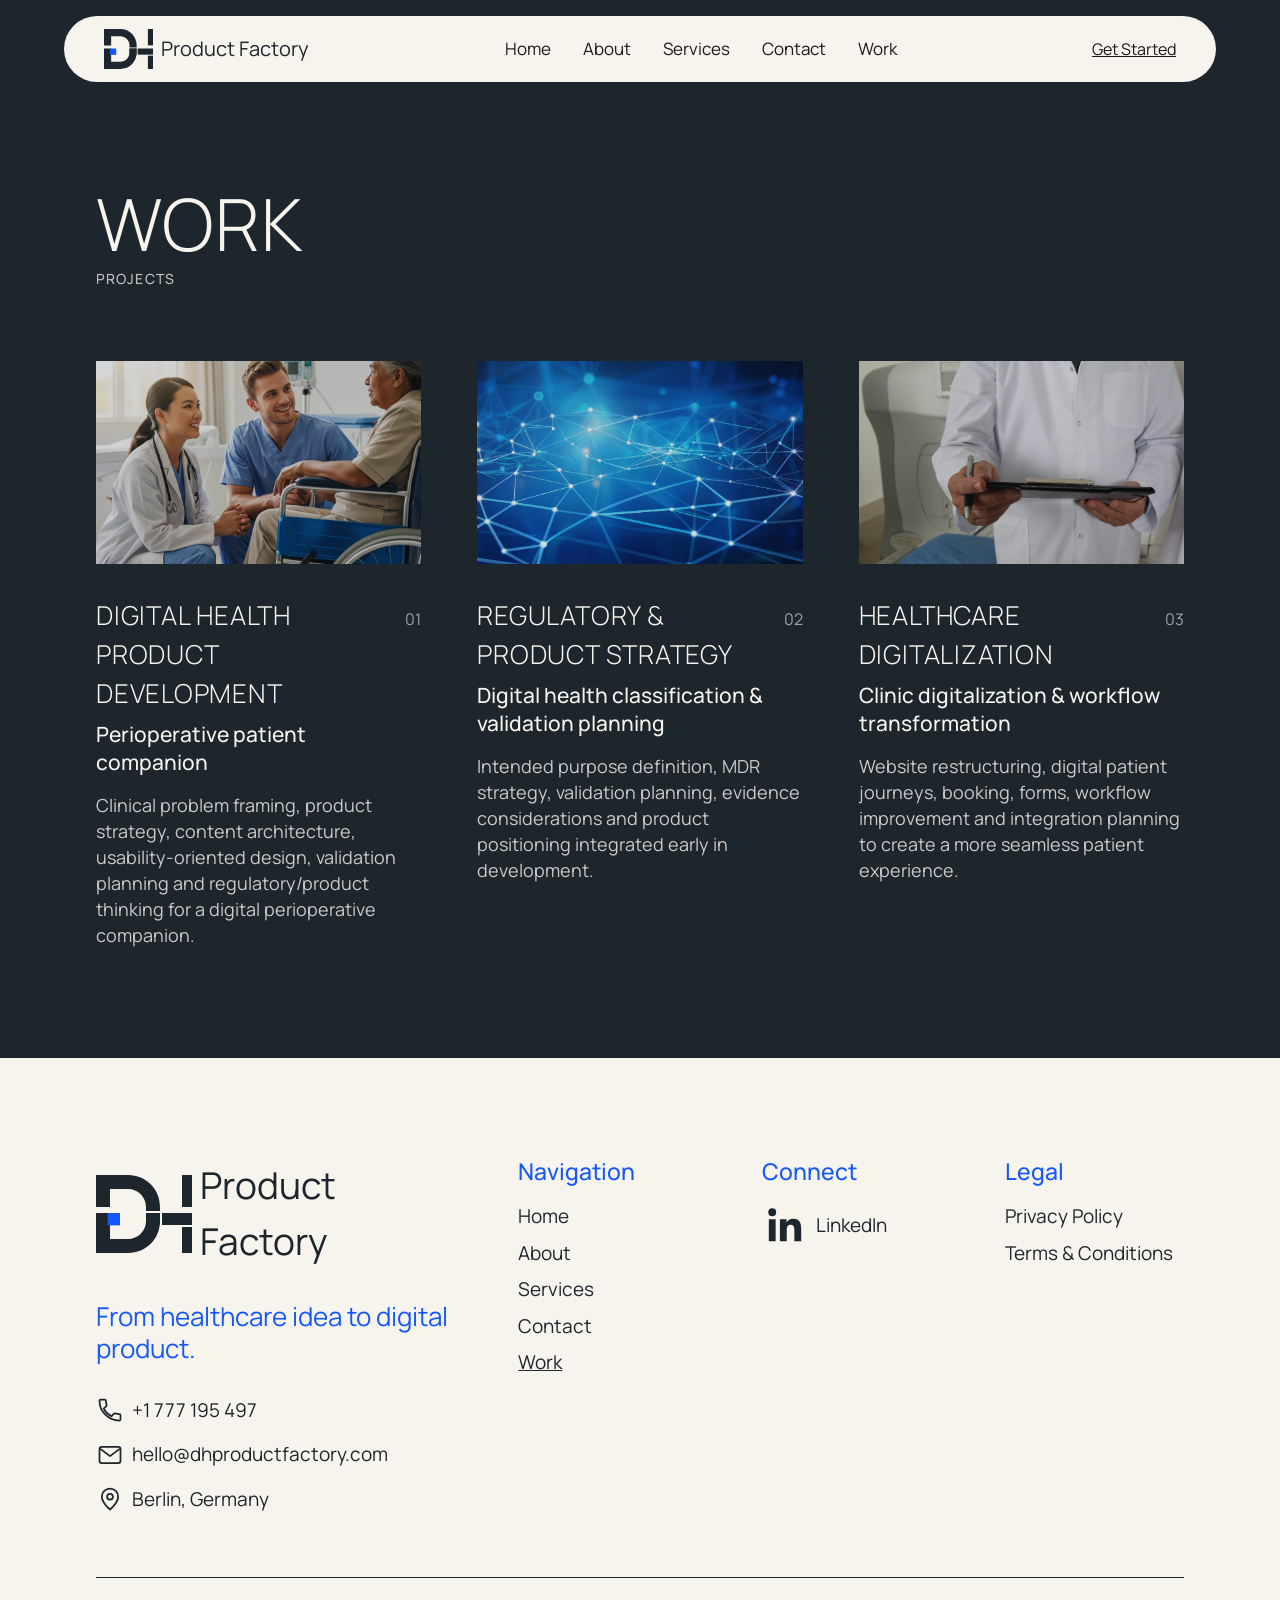
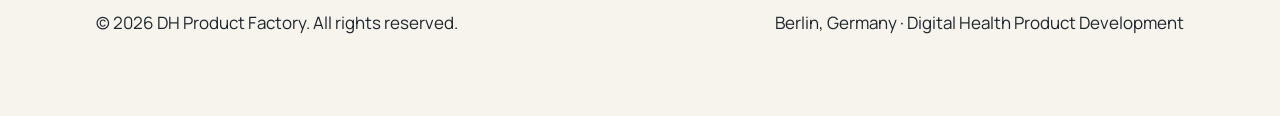
<file: work.html>
<!DOCTYPE html>
<html lang="en">
<head>
  <meta charset="UTF-8">
  <meta name="viewport" content="width=device-width, initial-scale=1.0">
  <title>Work — DH Product Factory</title>
  <meta name="description" content="Selected digital health product, design and regulatory strategy work by DH Product Factory.">
  <link rel="preconnect" href="https://fonts.googleapis.com">
  <link rel="preconnect" href="https://fonts.gstatic.com" crossorigin>
  <link href="https://fonts.googleapis.com/css2?family=Manrope:wght@200;300;400;500;600;700&display=swap" rel="stylesheet">
  <link rel="stylesheet" href="css/styles.css">
</head>
<body>

  <header class="site-header">
    <div class="header-inner">
      <a href="index.html" class="logo" aria-label="DH Product Factory home">
        <img class="logo-mark" src="assets/logos/dh_product_factory_w-out_letters_charcoal.svg" alt="">
        <span class="logo-name">Product Factory</span>
      </a>

      <nav aria-label="Primary">
        <button type="button" class="nav-toggle" aria-expanded="false" aria-controls="nav-menu" aria-label="Toggle navigation menu">
          <span class="nav-toggle-bar"></span>
          <span class="nav-toggle-bar"></span>
          <span class="nav-toggle-bar"></span>
        </button>
        <ul class="nav-menu" id="nav-menu">
          <li><a href="index.html">Home</a></li>
          <li><a href="about.html">About</a></li>
          <li><a href="services.html">Services</a></li>
          <li><a href="index.html#contact">Contact</a></li>
          <li><a href="work.html">Work</a></li>
        </ul>
      </nav>

      <a href="index.html#contact" class="btn-get-started">Get Started</a>
    </div>
  </header>

  <main>
    <section class="work-intro-page">
      <div class="work-intro-page-inner">
        <h1 class="work-intro-page-title">Work</h1>
        <p class="work-intro-page-label">Projects</p>
      </div>
    </section>

    <section class="work-grid-section">
      <div class="work-grid">
        <article class="work-grid-item">
          <a href="projects/perioperative-companion.html" class="work-grid-item-link">
            <div class="work-grid-image-wrap">
              <img class="work-grid-image" src="assets/images/hospital-doctor-10215165_1920.png" alt="Doctor walking through a hospital corridor">
              <div class="work-grid-image-overlay" aria-hidden="true"></div>
            </div>
            <div class="work-grid-meta">
              <span class="work-grid-category">Digital Health Product Development</span>
              <span class="work-grid-number" aria-hidden="true">01</span>
            </div>
            <h3 class="work-grid-title">Perioperative patient companion</h3>
          </a>
          <p class="work-grid-desc">Clinical problem framing, product strategy, content architecture, usability-oriented design, validation planning and regulatory/product thinking for a digital perioperative companion.</p>
        </article>

        <article class="work-grid-item">
          <a href="projects/regulatory-product-strategy.html" class="work-grid-item-link">
            <div class="work-grid-image-wrap">
              <img class="work-grid-image" src="assets/images/thedigitalartist-technology-10097823.jpg" alt="Abstract network of glowing blue connected nodes">
              <div class="work-grid-image-overlay" aria-hidden="true"></div>
            </div>
            <div class="work-grid-meta">
              <span class="work-grid-category">Regulatory &amp; Product Strategy</span>
              <span class="work-grid-number" aria-hidden="true">02</span>
            </div>
            <h3 class="work-grid-title">Digital health classification &amp; validation planning</h3>
          </a>
          <p class="work-grid-desc">Intended purpose definition, MDR strategy, validation planning, evidence considerations and product positioning integrated early in development.</p>
        </article>

        <article class="work-grid-item">
          <a href="projects/healthcare-digitalization.html" class="work-grid-item-link">
            <div class="work-grid-image-wrap">
              <img class="work-grid-image" src="assets/images/doctor-ipad-1228627_1920.jpg" alt="Modern dental clinic treatment room">
              <div class="work-grid-image-overlay" aria-hidden="true"></div>
            </div>
            <div class="work-grid-meta">
              <span class="work-grid-category">Healthcare Digitalization</span>
              <span class="work-grid-number" aria-hidden="true">03</span>
            </div>
            <h3 class="work-grid-title">Clinic digitalization  &amp; workflow transformation</h3>
          </a>
          <p class="work-grid-desc">Website restructuring, digital patient journeys, booking, forms, workflow improvement and integration planning to create a more seamless patient experience.</p>
        </article>
      </div>
    </section>
  </main>

  <footer class="site-footer">
    <div class="footer-inner">
      <div class="footer-grid">
        <div class="footer-col footer-col--brand">
          <a href="index.html" class="footer-logo" aria-label="DH Product Factory home">
            <img class="footer-logo-mark" src="assets/logos/dh_product_factory_w-out_letters_charcoal.svg" alt="">
            <span class="footer-logo-text">Product Factory</span>
          </a>

          <p class="footer-tagline">From healthcare idea to digital product.</p>

          <ul class="footer-contact-list">
            <li class="footer-contact-item">
              <svg class="footer-contact-icon" viewBox="0 0 24 24" fill="none" stroke="currentColor" stroke-width="1.5" stroke-linecap="round" stroke-linejoin="round" aria-hidden="true">
                <path d="M6.62 10.79a15.05 15.05 0 0 0 6.59 6.59l2.2-2.2a1 1 0 0 1 1.01-.24c1.12.37 2.33.57 3.58.57a1 1 0 0 1 1 1V20a1 1 0 0 1-1 1C10.61 21 3 13.39 3 4a1 1 0 0 1 1-1h3.5a1 1 0 0 1 1 1c0 1.25.2 2.46.57 3.58a1 1 0 0 1-.25 1.01z"/>
              </svg>
              <a href="tel:+1777195497">+1 777 195 497</a>
            </li>
            <li class="footer-contact-item">
              <svg class="footer-contact-icon" viewBox="0 0 24 24" fill="none" stroke="currentColor" stroke-width="1.5" stroke-linecap="round" stroke-linejoin="round" aria-hidden="true">
                <rect x="3" y="5" width="18" height="14" rx="2"/>
                <path d="m4 7 8 6 8-6"/>
              </svg>
              <a href="mailto:hello@dhproductfactory.com">hello@dhproductfactory.com</a>
            </li>
            <li class="footer-contact-item">
              <svg class="footer-contact-icon" viewBox="0 0 24 24" fill="none" stroke="currentColor" stroke-width="1.5" stroke-linecap="round" stroke-linejoin="round" aria-hidden="true">
                <path d="M12 21s-7-6.2-7-11a7 7 0 0 1 14 0c0 4.8-7 11-7 11z"/>
                <circle cx="12" cy="10" r="2.5"/>
              </svg>
              <span>Berlin, Germany</span>
            </li>
          </ul>
        </div>

        <nav class="footer-col footer-col--nav" aria-label="Footer">
          <h3 class="footer-col-heading">Navigation</h3>
          <ul class="footer-links">
            <li><a href="index.html">Home</a></li>
            <li><a href="about.html">About</a></li>
            <li><a href="services.html">Services</a></li>
            <li><a href="index.html#contact">Contact</a></li>
            <li><a href="work.html" class="footer-link footer-link--current">Work</a></li>
          </ul>
        </nav>

        <div class="footer-col footer-col--connect">
          <h3 class="footer-col-heading">Connect</h3>
          <a href="#" class="footer-social-link">
            <svg class="footer-social-icon" viewBox="0 0 24 24" fill="currentColor" aria-hidden="true">
              <path d="M20.447 20.452h-3.554v-5.569c0-1.328-.027-3.037-1.852-3.037-1.853 0-2.136 1.445-2.136 2.939v5.667H9.351V9h3.414v1.561h.046c.477-.9 1.637-1.85 3.37-1.85 3.601 0 4.267 2.37 4.267 5.455v6.286zM5.337 7.433a2.062 2.062 0 1 1 0-4.124 2.062 2.062 0 0 1 0 4.124zM7.114 20.452H3.558V9h3.556v11.452z"/>
            </svg>
            <span>LinkedIn</span>
          </a>
        </div>

        <div class="footer-col footer-col--legal">
          <h3 class="footer-col-heading">Legal</h3>
          <ul class="footer-links">
            <li><a href="#">Privacy Policy</a></li>
            <li><a href="#">Terms &amp; Conditions</a></li>
          </ul>
        </div>
      </div>

      <div class="footer-divider" aria-hidden="true"></div>

      <div class="footer-bottom">
        <p>&copy; 2026 DH Product Factory. All rights reserved.</p>
        <p>Berlin, Germany &middot; Digital Health Product Development</p>
      </div>
    </div>
  </footer>

  <script src="js/main.js"></script>
</body>
</html>
</file>
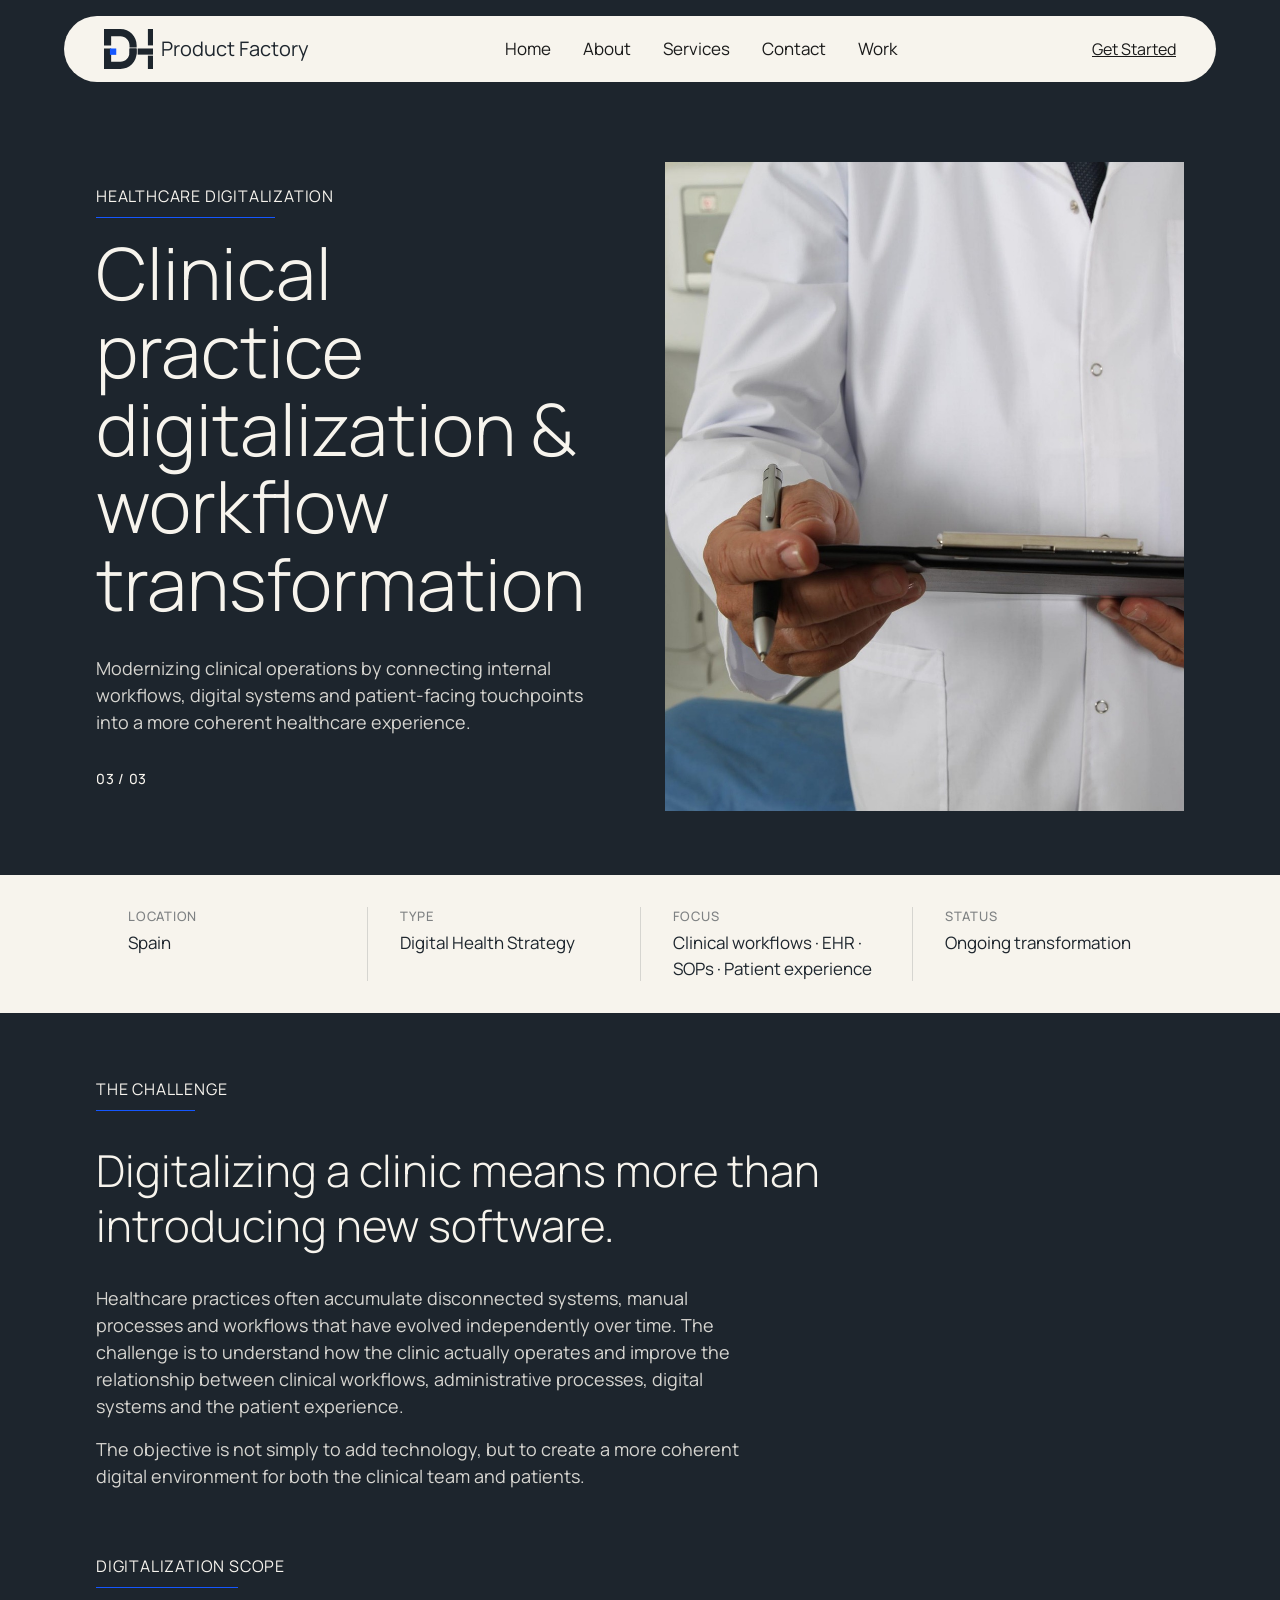
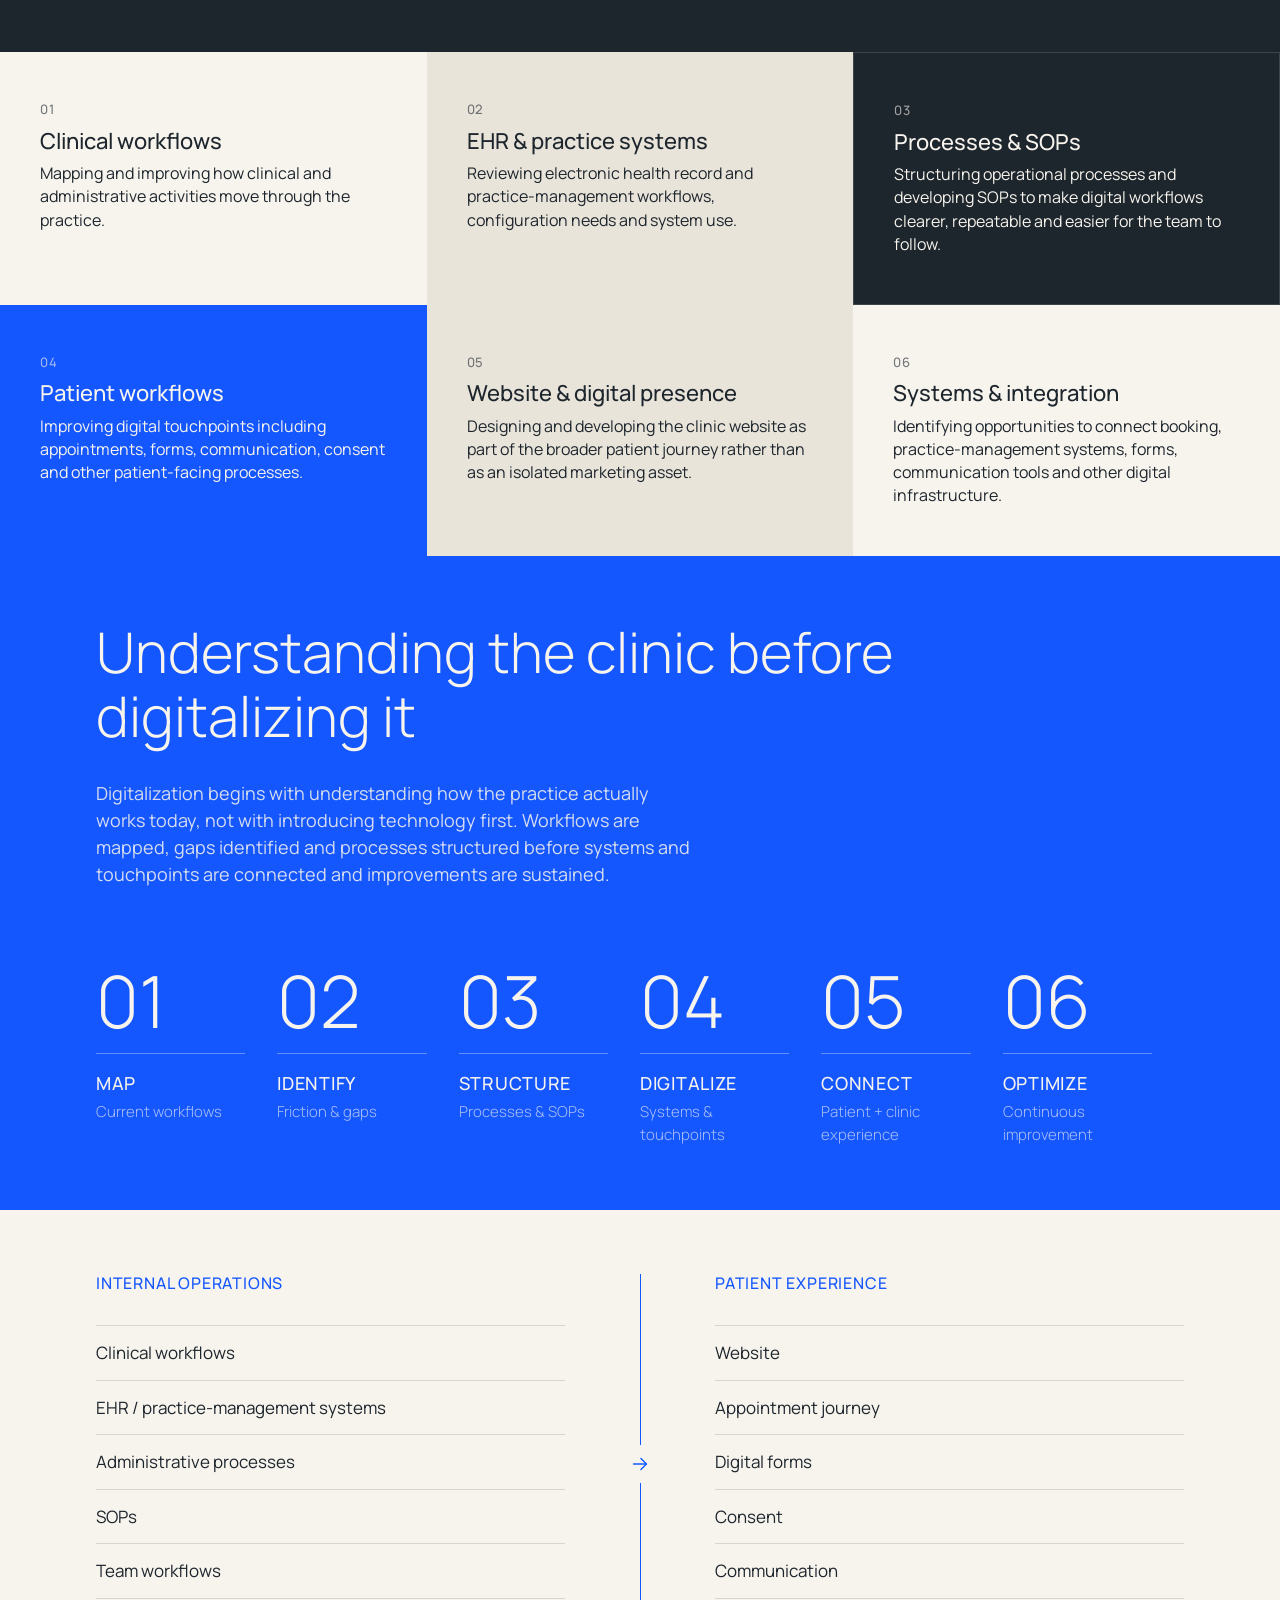
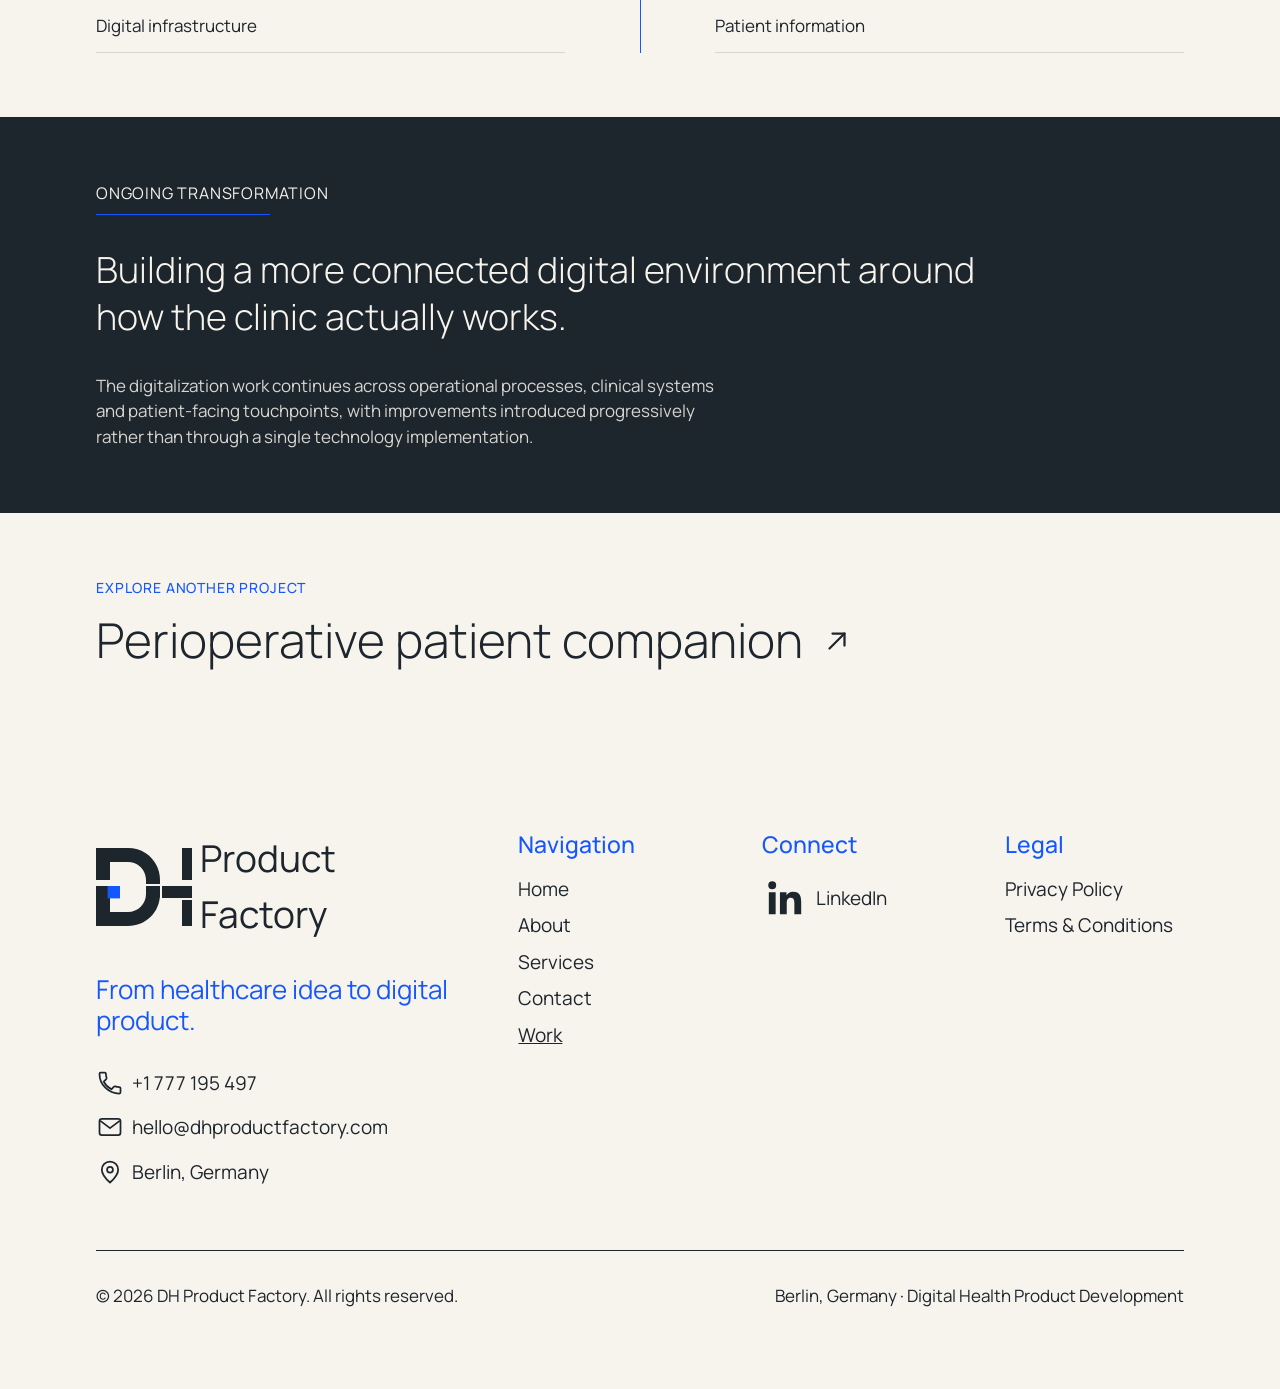
<file: projects/healthcare-digitalization.html>
<!DOCTYPE html>
<html lang="en">
<head>
  <meta charset="UTF-8">
  <meta name="viewport" content="width=device-width, initial-scale=1.0">
  <title>Clinical Practice Digitalization &amp; Workflow Transformation — DH Product Factory</title>
  <meta name="description" content="Modernizing clinical operations by connecting internal workflows, digital systems and patient-facing touchpoints into a more coherent healthcare experience.">
  <link rel="preconnect" href="https://fonts.googleapis.com">
  <link rel="preconnect" href="https://fonts.gstatic.com" crossorigin>
  <link href="https://fonts.googleapis.com/css2?family=Manrope:wght@200;300;400;500;600;700&display=swap" rel="stylesheet">
  <link rel="stylesheet" href="../css/styles.css">
  <link rel="stylesheet" href="../css/project.css">
</head>
<body>

  <header class="site-header">
    <div class="header-inner">
      <a href="../index.html" class="logo" aria-label="DH Product Factory home">
        <img class="logo-mark" src="../assets/logos/dh_product_factory_w-out_letters_charcoal.svg" alt="">
        <span class="logo-name">Product Factory</span>
      </a>

      <nav aria-label="Primary">
        <button type="button" class="nav-toggle" aria-expanded="false" aria-controls="nav-menu" aria-label="Toggle navigation menu">
          <span class="nav-toggle-bar"></span>
          <span class="nav-toggle-bar"></span>
          <span class="nav-toggle-bar"></span>
        </button>
        <ul class="nav-menu" id="nav-menu">
          <li><a href="../index.html">Home</a></li>
          <li><a href="../about.html">About</a></li>
          <li><a href="../services.html">Services</a></li>
          <li><a href="../index.html#contact">Contact</a></li>
          <li><a href="../work.html">Work</a></li>
        </ul>
      </nav>

      <a href="../index.html#contact" class="btn-get-started">Get Started</a>
    </div>
  </header>

  <main>
    <section class="project-hero">
      <div class="project-hero-inner">
        <div class="project-hero-content">
          <span class="project-hero-category">Healthcare Digitalization</span>
          <h1 class="project-hero-title">Clinical practice digitalization &amp; workflow transformation</h1>
          <p class="project-hero-summary">Modernizing clinical operations by connecting internal workflows, digital systems and patient-facing touchpoints into a more coherent healthcare experience.</p>
          <span class="project-hero-index" aria-hidden="true">03 / 03</span>
        </div>

        <div class="project-hero-media">
          <img class="project-hero-image" src="../assets/images/doctor-ipad-1228627_1920.jpg" alt="Modern dental clinic treatment room with digital equipment">
        </div>
      </div>
    </section>

    <section class="project-facts">
      <div class="project-facts-grid">
        <div class="project-fact">
          <span class="project-fact-label">Location</span>
          <span class="project-fact-value">Spain</span>
        </div>
        <div class="project-fact">
          <span class="project-fact-label">Type</span>
          <span class="project-fact-value">Digital Health Strategy</span>
        </div>
        <div class="project-fact">
          <span class="project-fact-label">Focus</span>
          <span class="project-fact-value">Clinical workflows &middot; EHR &middot; SOPs &middot; Patient experience</span>
        </div>

        <div class="project-fact">
          <span class="project-fact-label">Status</span>
          <span class="project-fact-value">Ongoing transformation</span>
        </div>
      </div>
    </section>

    <section class="project-challenge">
      <div class="project-challenge-inner">
        <p class="project-eyebrow">The Challenge</p>
        <h2 class="project-challenge-statement">Digitalizing a clinic means more than introducing new software.</h2>
        <p class="project-challenge-text">Healthcare practices often accumulate disconnected systems, manual processes and workflows that have evolved independently over time. The challenge is to understand how the clinic actually operates and improve the relationship between clinical workflows, administrative processes, digital systems and the patient experience.</p>
        <p class="project-challenge-text">The objective is not simply to add technology, but to create a more coherent digital environment for both the clinical team and patients.</p>
      </div>
    </section>

    <section class="project-contribution">
      <div class="project-contribution-inner">
        <p class="project-eyebrow">Digitalization Scope</p>
      </div>
      <div class="project-contribution-grid project-contribution-grid--three">
        <div class="contribution-item contribution-item--cream">
          <span class="contribution-number" aria-hidden="true">01</span>
          <h3 class="contribution-title">Clinical workflows</h3>
          <p class="contribution-text">Mapping and improving how clinical and administrative activities move through the practice.</p>
        </div>
        <div class="contribution-item contribution-item--beige">
          <span class="contribution-number" aria-hidden="true">02</span>
          <h3 class="contribution-title">EHR &amp; practice systems</h3>
          <p class="contribution-text">Reviewing electronic health record and practice-management workflows, configuration needs and system use.</p>
        </div>
        <div class="contribution-item contribution-item--charcoal">
          <span class="contribution-number" aria-hidden="true">03</span>
          <h3 class="contribution-title">Processes &amp; SOPs</h3>
          <p class="contribution-text">Structuring operational processes and developing SOPs to make digital workflows clearer, repeatable and easier for the team to follow.</p>
        </div>
        <div class="contribution-item contribution-item--blue">
          <span class="contribution-number" aria-hidden="true">04</span>
          <h3 class="contribution-title">Patient workflows</h3>
          <p class="contribution-text">Improving digital touchpoints including appointments, forms, communication, consent and other patient-facing processes.</p>
        </div>
        <div class="contribution-item contribution-item--beige">
          <span class="contribution-number" aria-hidden="true">05</span>
          <h3 class="contribution-title">Website &amp; digital presence</h3>
          <p class="contribution-text">Designing and developing the clinic website as part of the broader patient journey rather than as an isolated marketing asset.</p>
        </div>
        <div class="contribution-item contribution-item--cream">
          <span class="contribution-number" aria-hidden="true">06</span>
          <h3 class="contribution-title">Systems &amp; integration</h3>
          <p class="contribution-text">Identifying opportunities to connect booking, practice-management systems, forms, communication tools and other digital infrastructure.</p>
        </div>
      </div>
    </section>

    <section class="project-approach">
      <div class="project-approach-inner">
        <h2 class="project-approach-heading">Understanding the clinic before digitalizing it</h2>
        <p class="project-approach-text">Digitalization begins with understanding how the practice actually works today, not with introducing technology first. Workflows are mapped, gaps identified and processes structured before systems and touchpoints are connected and improvements are sustained.</p>

        <ol class="approach-steps">
          <li class="approach-step">
            <span class="approach-step-number" aria-hidden="true">01</span>
            <div class="approach-step-body">
              <span class="approach-step-title">Map</span>
              <span class="approach-step-descriptor">Current workflows</span>
            </div>
          </li>
          <li class="approach-step">
            <span class="approach-step-number" aria-hidden="true">02</span>
            <div class="approach-step-body">
              <span class="approach-step-title">Identify</span>
              <span class="approach-step-descriptor">Friction &amp; gaps</span>
            </div>
          </li>
          <li class="approach-step">
            <span class="approach-step-number" aria-hidden="true">03</span>
            <div class="approach-step-body">
              <span class="approach-step-title">Structure</span>
              <span class="approach-step-descriptor">Processes &amp; SOPs</span>
            </div>
          </li>
          <li class="approach-step">
            <span class="approach-step-number" aria-hidden="true">04</span>
            <div class="approach-step-body">
              <span class="approach-step-title">Digitalize</span>
              <span class="approach-step-descriptor">Systems &amp; touchpoints</span>
            </div>
          </li>
          <li class="approach-step">
            <span class="approach-step-number" aria-hidden="true">05</span>
            <div class="approach-step-body">
              <span class="approach-step-title">Connect</span>
              <span class="approach-step-descriptor">Patient + clinic experience</span>
            </div>
          </li>
          <li class="approach-step">
            <span class="approach-step-number" aria-hidden="true">06</span>
            <div class="approach-step-body">
              <span class="approach-step-title">Optimize</span>
              <span class="approach-step-descriptor">Continuous improvement</span>
            </div>
          </li>
        </ol>
      </div>
    </section>

    <section class="operations-split">
      <div class="operations-split-inner">
        <div class="operations-side">
          <h3 class="operations-side-heading">Internal Operations</h3>
          <ul class="operations-list">
            <li>Clinical workflows</li>
            <li>EHR / practice-management systems</li>
            <li>Administrative processes</li>
            <li>SOPs</li>
            <li>Team workflows</li>
            <li>Digital infrastructure</li>
          </ul>
        </div>

        <div class="operations-connector" aria-hidden="true">
          <span class="operations-connector-line"></span>
          <svg class="operations-connector-arrow" viewBox="0 0 24 24" fill="none" stroke="currentColor" stroke-width="1.5" stroke-linecap="round" stroke-linejoin="round">
            <path d="M5 12h14"/>
            <path d="m13 6 6 6-6 6"/>
          </svg>
          <span class="operations-connector-line"></span>
        </div>

        <div class="operations-side">
          <h3 class="operations-side-heading">Patient Experience</h3>
          <ul class="operations-list">
            <li>Website</li>
            <li>Appointment journey</li>
            <li>Digital forms</li>
            <li>Consent</li>
            <li>Communication</li>
            <li>Patient information</li>
          </ul>
        </div>
      </div>
    </section>

    <section class="project-status">
      <div class="project-status-inner">
        <p class="project-eyebrow">Ongoing Transformation</p>
        <h2 class="project-status-headline">Building a more connected digital environment around how the clinic actually works.</h2>
        <p class="project-status-text">The digitalization work continues across operational processes, clinical systems and patient-facing touchpoints, with improvements introduced progressively rather than through a single technology implementation.</p>
      </div>
    </section>

    <a href="perioperative-companion.html" class="next-project">
      <div class="next-project-inner">
        <span class="next-project-label">Explore Another Project</span>
        <span class="next-project-title">
          Perioperative patient companion
          <svg class="next-project-arrow" viewBox="0 0 24 24" fill="none" stroke="currentColor" stroke-width="1.5" stroke-linecap="round" stroke-linejoin="round" aria-hidden="true">
            <path d="M7 17 17 7"/>
            <path d="M9 7h8v8"/>
          </svg>
        </span>
      </div>
    </a>
  </main>

  <footer class="site-footer">
    <div class="footer-inner">
      <div class="footer-grid">
        <div class="footer-col footer-col--brand">
          <a href="../index.html" class="footer-logo" aria-label="DH Product Factory home">
            <img class="footer-logo-mark" src="../assets/logos/dh_product_factory_w-out_letters_charcoal.svg" alt="">
            <span class="footer-logo-text">Product Factory</span>
          </a>

          <p class="footer-tagline">From healthcare idea to digital product.</p>

          <ul class="footer-contact-list">
            <li class="footer-contact-item">
              <svg class="footer-contact-icon" viewBox="0 0 24 24" fill="none" stroke="currentColor" stroke-width="1.5" stroke-linecap="round" stroke-linejoin="round" aria-hidden="true">
                <path d="M6.62 10.79a15.05 15.05 0 0 0 6.59 6.59l2.2-2.2a1 1 0 0 1 1.01-.24c1.12.37 2.33.57 3.58.57a1 1 0 0 1 1 1V20a1 1 0 0 1-1 1C10.61 21 3 13.39 3 4a1 1 0 0 1 1-1h3.5a1 1 0 0 1 1 1c0 1.25.2 2.46.57 3.58a1 1 0 0 1-.25 1.01z"/>
              </svg>
              <a href="tel:+1777195497">+1 777 195 497</a>
            </li>
            <li class="footer-contact-item">
              <svg class="footer-contact-icon" viewBox="0 0 24 24" fill="none" stroke="currentColor" stroke-width="1.5" stroke-linecap="round" stroke-linejoin="round" aria-hidden="true">
                <rect x="3" y="5" width="18" height="14" rx="2"/>
                <path d="m4 7 8 6 8-6"/>
              </svg>
              <a href="mailto:hello@dhproductfactory.com">hello@dhproductfactory.com</a>
            </li>
            <li class="footer-contact-item">
              <svg class="footer-contact-icon" viewBox="0 0 24 24" fill="none" stroke="currentColor" stroke-width="1.5" stroke-linecap="round" stroke-linejoin="round" aria-hidden="true">
                <path d="M12 21s-7-6.2-7-11a7 7 0 0 1 14 0c0 4.8-7 11-7 11z"/>
                <circle cx="12" cy="10" r="2.5"/>
              </svg>
              <span>Berlin, Germany</span>
            </li>
          </ul>
        </div>

        <nav class="footer-col footer-col--nav" aria-label="Footer">
          <h3 class="footer-col-heading">Navigation</h3>
          <ul class="footer-links">
            <li><a href="../index.html">Home</a></li>
            <li><a href="../about.html">About</a></li>
            <li><a href="../services.html">Services</a></li>
            <li><a href="../index.html#contact">Contact</a></li>
            <li><a href="../work.html" class="footer-link footer-link--current">Work</a></li>
          </ul>
        </nav>

        <div class="footer-col footer-col--connect">
          <h3 class="footer-col-heading">Connect</h3>
          <a href="#" class="footer-social-link">
            <svg class="footer-social-icon" viewBox="0 0 24 24" fill="currentColor" aria-hidden="true">
              <path d="M20.447 20.452h-3.554v-5.569c0-1.328-.027-3.037-1.852-3.037-1.853 0-2.136 1.445-2.136 2.939v5.667H9.351V9h3.414v1.561h.046c.477-.9 1.637-1.85 3.37-1.85 3.601 0 4.267 2.37 4.267 5.455v6.286zM5.337 7.433a2.062 2.062 0 1 1 0-4.124 2.062 2.062 0 0 1 0 4.124zM7.114 20.452H3.558V9h3.556v11.452z"/>
            </svg>
            <span>LinkedIn</span>
          </a>
        </div>

        <div class="footer-col footer-col--legal">
          <h3 class="footer-col-heading">Legal</h3>
          <ul class="footer-links">
            <li><a href="#">Privacy Policy</a></li>
            <li><a href="#">Terms &amp; Conditions</a></li>
          </ul>
        </div>
      </div>

      <div class="footer-divider" aria-hidden="true"></div>

      <div class="footer-bottom">
        <p>&copy; 2026 DH Product Factory. All rights reserved.</p>
        <p>Berlin, Germany &middot; Digital Health Product Development</p>
      </div>
    </div>
  </footer>

  <script src="../js/main.js"></script>
</body>
</html>
</file>
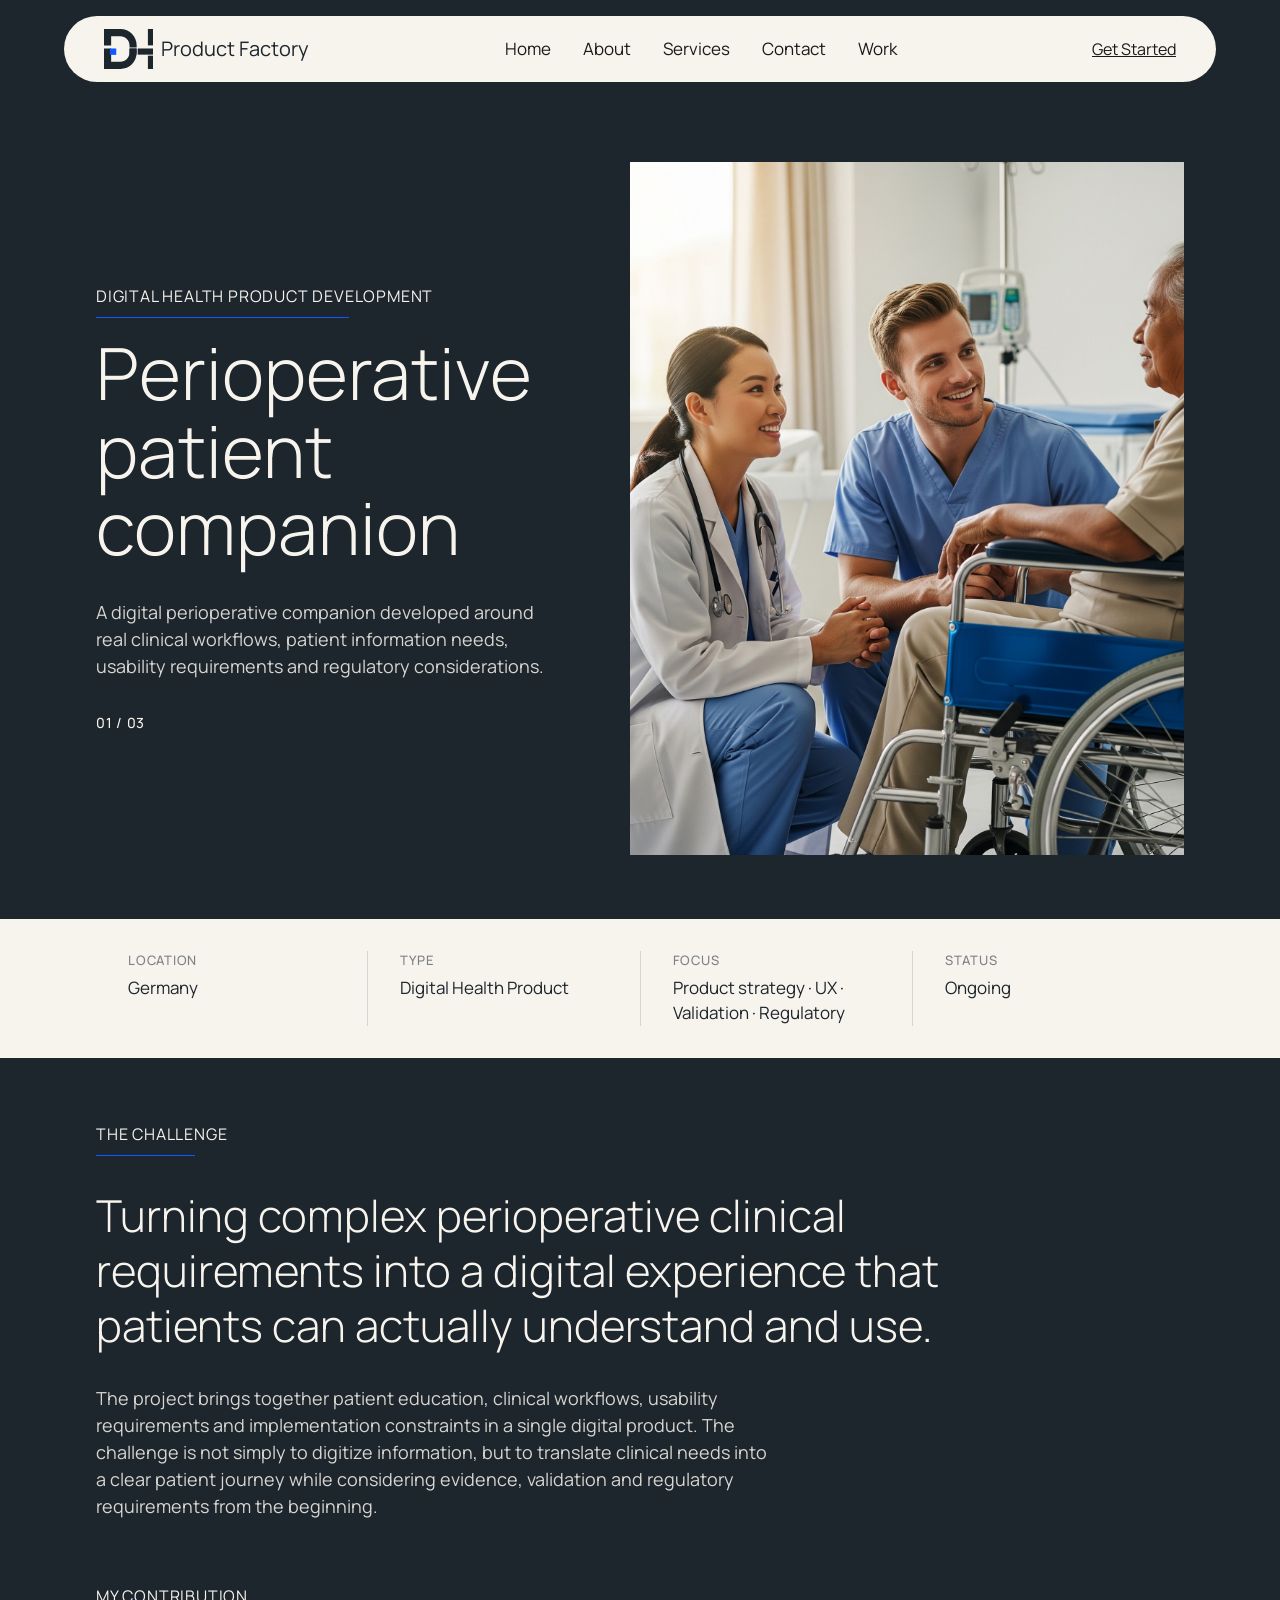
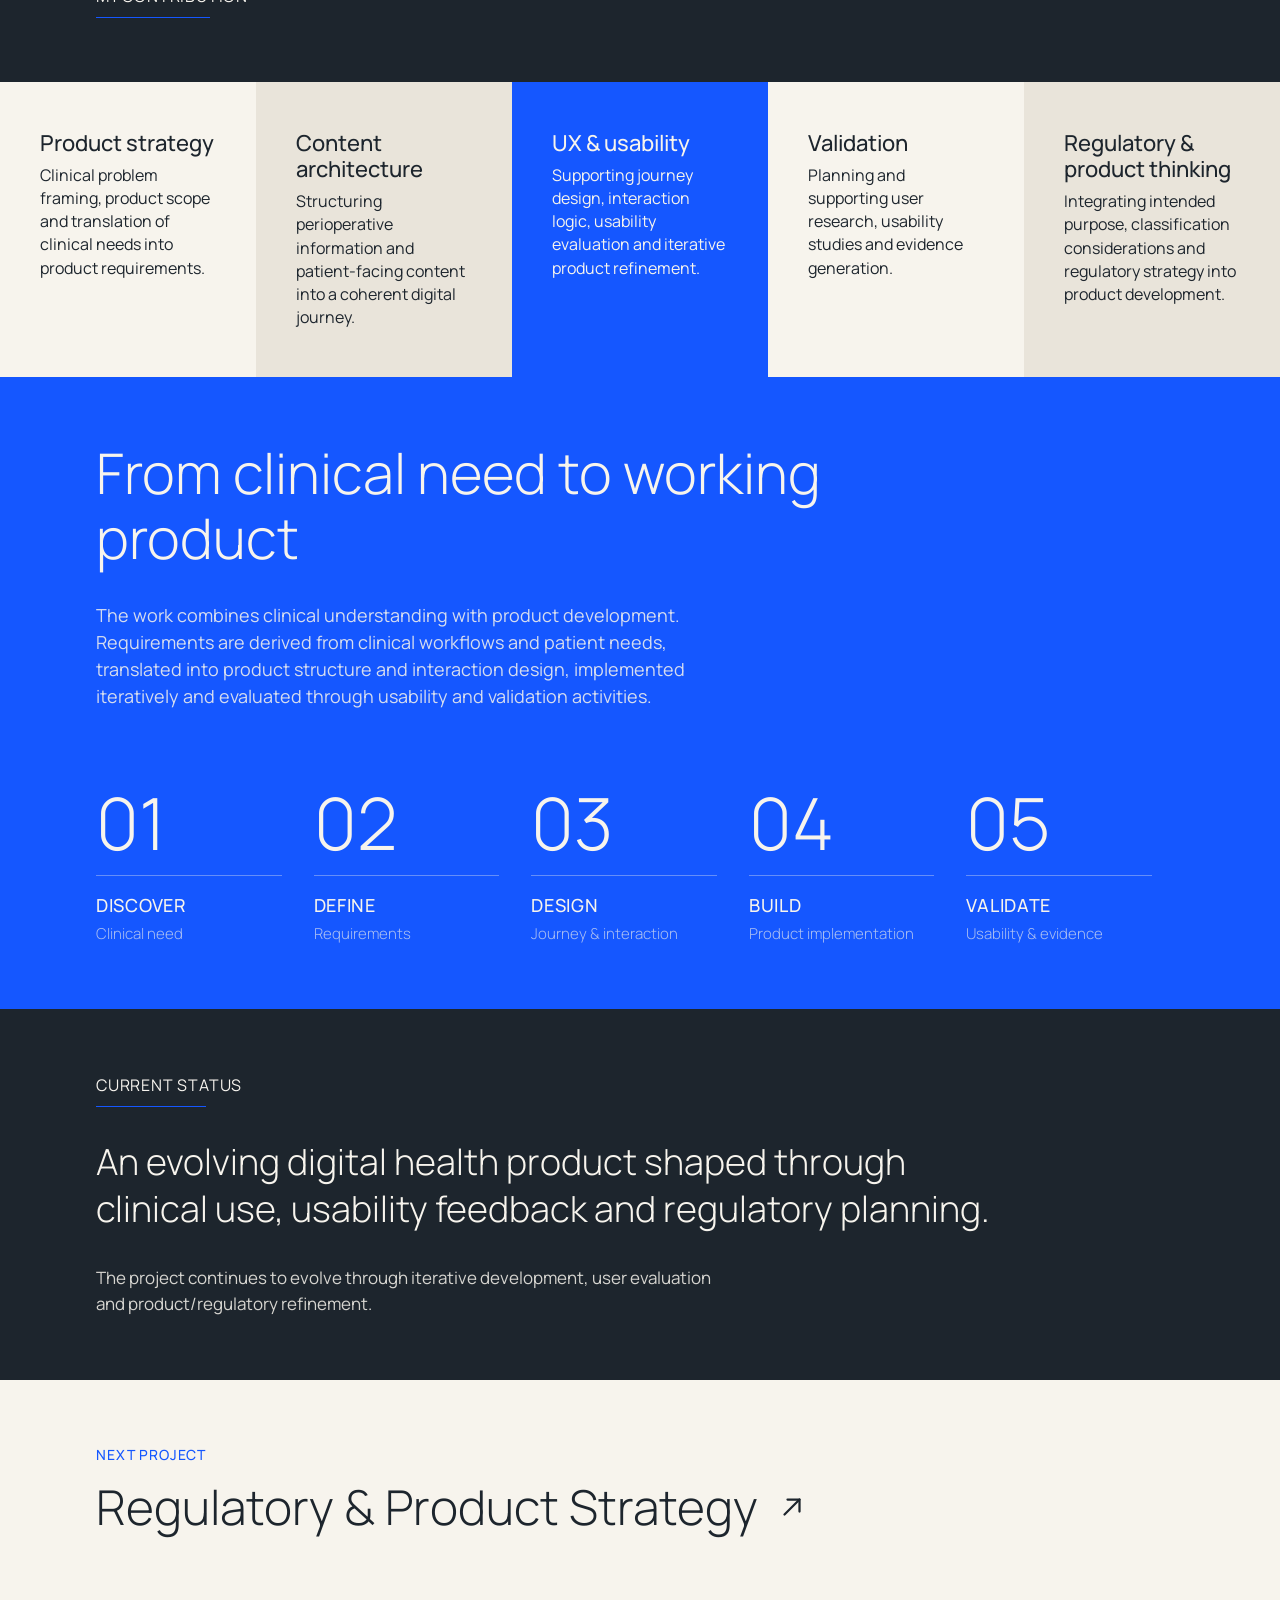
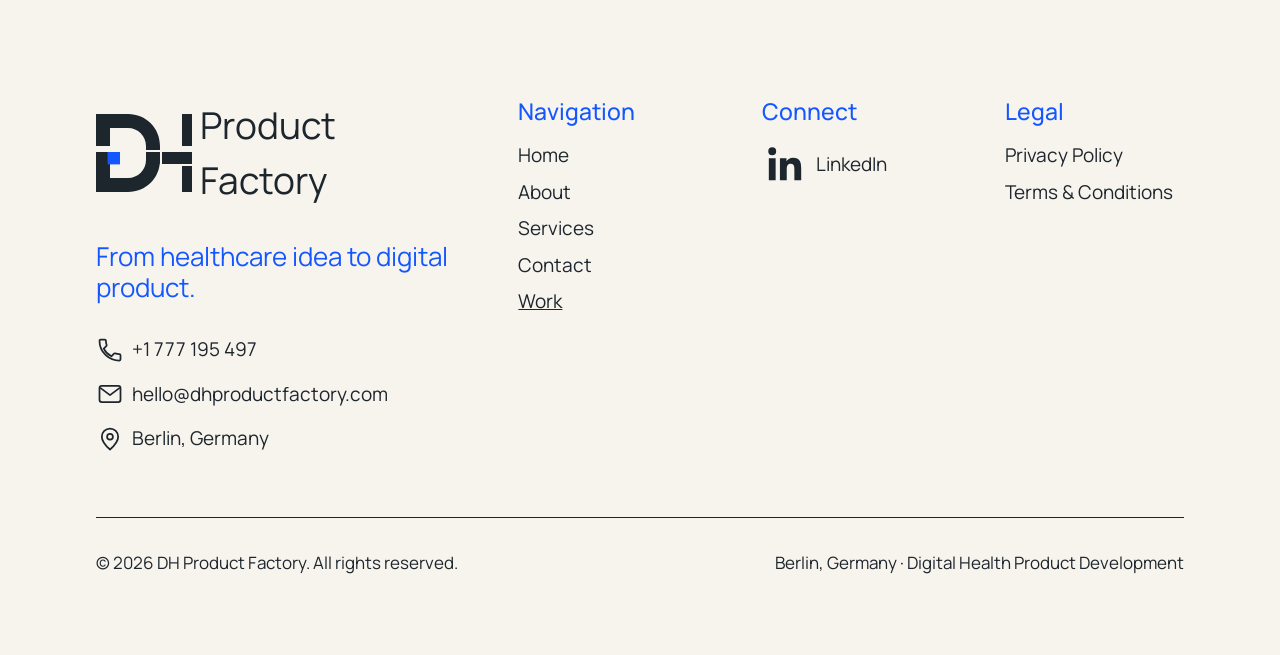
<file: projects/perioperative-companion.html>
<!DOCTYPE html>
<html lang="en">
<head>
  <meta charset="UTF-8">
  <meta name="viewport" content="width=device-width, initial-scale=1.0">
  <title>Perioperative Patient Companion — DH Product Factory</title>
  <meta name="description" content="A digital perioperative companion developed around real clinical workflows, patient information needs, usability requirements and regulatory considerations.">
  <link rel="preconnect" href="https://fonts.googleapis.com">
  <link rel="preconnect" href="https://fonts.gstatic.com" crossorigin>
  <link href="https://fonts.googleapis.com/css2?family=Manrope:wght@200;300;400;500;600;700&display=swap" rel="stylesheet">
  <link rel="stylesheet" href="../css/styles.css">
  <link rel="stylesheet" href="../css/project.css">
</head>
<body>

  <header class="site-header">
    <div class="header-inner">
      <a href="../index.html" class="logo" aria-label="DH Product Factory home">
        <img class="logo-mark" src="../assets/logos/dh_product_factory_w-out_letters_charcoal.svg" alt="">
        <span class="logo-name">Product Factory</span>
      </a>

      <nav aria-label="Primary">
        <button type="button" class="nav-toggle" aria-expanded="false" aria-controls="nav-menu" aria-label="Toggle navigation menu">
          <span class="nav-toggle-bar"></span>
          <span class="nav-toggle-bar"></span>
          <span class="nav-toggle-bar"></span>
        </button>
        <ul class="nav-menu" id="nav-menu">
          <li><a href="../index.html">Home</a></li>
          <li><a href="../about.html">About</a></li>
          <li><a href="../services.html">Services</a></li>
          <li><a href="../index.html#contact">Contact</a></li>
          <li><a href="../work.html">Work</a></li>
        </ul>
      </nav>

      <a href="../index.html#contact" class="btn-get-started">Get Started</a>
    </div>
  </header>

  <main>
    <section class="project-hero">
      <div class="project-hero-inner">
        <div class="project-hero-content">
          <span class="project-hero-category">Digital Health Product Development</span>
          <h1 class="project-hero-title">Perioperative patient companion</h1>
          <p class="project-hero-summary">A digital perioperative companion developed around real clinical workflows, patient information needs, usability requirements and regulatory considerations.</p>
          <span class="project-hero-index" aria-hidden="true">01 / 03</span>
        </div>

        <div class="project-hero-media">
          <img class="project-hero-image" src="../assets/images/hospital-doctor-10215165_1920.png" alt="Doctor walking through a hospital corridor">
        </div>
      </div>
    </section>

    <section class="project-facts">
      <div class="project-facts-grid">
        <div class="project-fact">
          <span class="project-fact-label">Location</span>
          <span class="project-fact-value">Germany</span>
        </div>
        <div class="project-fact">
          <span class="project-fact-label">Type</span>
          <span class="project-fact-value">Digital Health Product</span>
        </div>
        <div class="project-fact">
          <span class="project-fact-label">Focus</span>
          <span class="project-fact-value">Product strategy &middot; UX &middot; Validation &middot; Regulatory</span>
        </div>
        <div class="project-fact">
          <span class="project-fact-label">Status</span>
          <span class="project-fact-value">Ongoing</span>
        </div>
      </div>
    </section>

    <section class="project-challenge">
      <div class="project-challenge-inner">
        <p class="project-eyebrow">The Challenge</p>
        <h2 class="project-challenge-statement">Turning complex perioperative clinical requirements into a digital experience that patients can actually understand and use.</h2>
        <p class="project-challenge-text">The project brings together patient education, clinical workflows, usability requirements and implementation constraints in a single digital product. The challenge is not simply to digitize information, but to translate clinical needs into a clear patient journey while considering evidence, validation and regulatory requirements from the beginning.</p>
      </div>
    </section>

    <section class="project-contribution">
      <div class="project-contribution-inner">
        <p class="project-eyebrow">My Contribution</p>
      </div>
      <div class="project-contribution-grid">
        <div class="contribution-item contribution-item--cream">
          <h3 class="contribution-title">Product strategy</h3>
          <p class="contribution-text">Clinical problem framing, product scope and translation of clinical needs into product requirements.</p>
        </div>
        <div class="contribution-item contribution-item--beige">
          <h3 class="contribution-title">Content architecture</h3>
          <p class="contribution-text">Structuring perioperative information and patient-facing content into a coherent digital journey.</p>
        </div>
        <div class="contribution-item contribution-item--blue">
          <h3 class="contribution-title">UX &amp; usability</h3>
          <p class="contribution-text">Supporting journey design, interaction logic, usability evaluation and iterative product refinement.</p>
        </div>
        <div class="contribution-item contribution-item--cream">
          <h3 class="contribution-title">Validation</h3>
          <p class="contribution-text">Planning and supporting user research, usability studies and evidence generation.</p>
        </div>
        <div class="contribution-item contribution-item--beige">
          <h3 class="contribution-title">Regulatory &amp; product thinking</h3>
          <p class="contribution-text">Integrating intended purpose, classification considerations and regulatory strategy into product development.</p>
        </div>
      </div>
    </section>

    <section class="project-approach">
      <div class="project-approach-inner">
        <h2 class="project-approach-heading">From clinical need to working product</h2>
        <p class="project-approach-text">The work combines clinical understanding with product development. Requirements are derived from clinical workflows and patient needs, translated into product structure and interaction design, implemented iteratively and evaluated through usability and validation activities.</p>

        <ol class="approach-steps">
          <li class="approach-step">
            <span class="approach-step-number" aria-hidden="true">01</span>
            <div class="approach-step-body">
              <span class="approach-step-title">Discover</span>
              <span class="approach-step-descriptor">Clinical need</span>
            </div>
          </li>
          <li class="approach-step">
            <span class="approach-step-number" aria-hidden="true">02</span>
            <div class="approach-step-body">
              <span class="approach-step-title">Define</span>
              <span class="approach-step-descriptor">Requirements</span>
            </div>
          </li>
          <li class="approach-step">
            <span class="approach-step-number" aria-hidden="true">03</span>
            <div class="approach-step-body">
              <span class="approach-step-title">Design</span>
              <span class="approach-step-descriptor">Journey &amp; interaction</span>
            </div>
          </li>
          <li class="approach-step">
            <span class="approach-step-number" aria-hidden="true">04</span>
            <div class="approach-step-body">
              <span class="approach-step-title">Build</span>
              <span class="approach-step-descriptor">Product implementation</span>
            </div>
          </li>
          <li class="approach-step">
            <span class="approach-step-number" aria-hidden="true">05</span>
            <div class="approach-step-body">
              <span class="approach-step-title">Validate</span>
              <span class="approach-step-descriptor">Usability &amp; evidence</span>
            </div>
          </li>
        </ol>
      </div>
    </section>

    <section class="project-status">
      <div class="project-status-inner">
        <p class="project-eyebrow">Current Status</p>
        <h2 class="project-status-headline">An evolving digital health product shaped through clinical use, usability feedback and regulatory planning.</h2>
        <p class="project-status-text">The project continues to evolve through iterative development, user evaluation and product/regulatory refinement.</p>
      </div>
    </section>

    <a href="../projects/regulatory-product-strategy.html" class="next-project">
      <div class="next-project-inner">
        <span class="next-project-label">Next Project</span>
        <span class="next-project-title">
          Regulatory &amp; Product Strategy
          <svg class="next-project-arrow" viewBox="0 0 24 24" fill="none" stroke="currentColor" stroke-width="1.5" stroke-linecap="round" stroke-linejoin="round" aria-hidden="true">
            <path d="M7 17 17 7"/>
            <path d="M9 7h8v8"/>
          </svg>
        </span>
      </div>
    </a>
  </main>

  <footer class="site-footer">
    <div class="footer-inner">
      <div class="footer-grid">
        <div class="footer-col footer-col--brand">
          <a href="../index.html" class="footer-logo" aria-label="DH Product Factory home">
            <img class="footer-logo-mark" src="../assets/logos/dh_product_factory_w-out_letters_charcoal.svg" alt="">
            <span class="footer-logo-text">Product Factory</span>
          </a>

          <p class="footer-tagline">From healthcare idea to digital product.</p>

          <ul class="footer-contact-list">
            <li class="footer-contact-item">
              <svg class="footer-contact-icon" viewBox="0 0 24 24" fill="none" stroke="currentColor" stroke-width="1.5" stroke-linecap="round" stroke-linejoin="round" aria-hidden="true">
                <path d="M6.62 10.79a15.05 15.05 0 0 0 6.59 6.59l2.2-2.2a1 1 0 0 1 1.01-.24c1.12.37 2.33.57 3.58.57a1 1 0 0 1 1 1V20a1 1 0 0 1-1 1C10.61 21 3 13.39 3 4a1 1 0 0 1 1-1h3.5a1 1 0 0 1 1 1c0 1.25.2 2.46.57 3.58a1 1 0 0 1-.25 1.01z"/>
              </svg>
              <a href="tel:+1777195497">+1 777 195 497</a>
            </li>
            <li class="footer-contact-item">
              <svg class="footer-contact-icon" viewBox="0 0 24 24" fill="none" stroke="currentColor" stroke-width="1.5" stroke-linecap="round" stroke-linejoin="round" aria-hidden="true">
                <rect x="3" y="5" width="18" height="14" rx="2"/>
                <path d="m4 7 8 6 8-6"/>
              </svg>
              <a href="mailto:hello@dhproductfactory.com">hello@dhproductfactory.com</a>
            </li>
            <li class="footer-contact-item">
              <svg class="footer-contact-icon" viewBox="0 0 24 24" fill="none" stroke="currentColor" stroke-width="1.5" stroke-linecap="round" stroke-linejoin="round" aria-hidden="true">
                <path d="M12 21s-7-6.2-7-11a7 7 0 0 1 14 0c0 4.8-7 11-7 11z"/>
                <circle cx="12" cy="10" r="2.5"/>
              </svg>
              <span>Berlin, Germany</span>
            </li>
          </ul>
        </div>

        <nav class="footer-col footer-col--nav" aria-label="Footer">
          <h3 class="footer-col-heading">Navigation</h3>
          <ul class="footer-links">
            <li><a href="../index.html">Home</a></li>
            <li><a href="../about.html">About</a></li>
            <li><a href="../services.html">Services</a></li>
            <li><a href="../index.html#contact">Contact</a></li>
            <li><a href="../work.html" class="footer-link footer-link--current">Work</a></li>
          </ul>
        </nav>

        <div class="footer-col footer-col--connect">
          <h3 class="footer-col-heading">Connect</h3>
          <a href="#" class="footer-social-link">
            <svg class="footer-social-icon" viewBox="0 0 24 24" fill="currentColor" aria-hidden="true">
              <path d="M20.447 20.452h-3.554v-5.569c0-1.328-.027-3.037-1.852-3.037-1.853 0-2.136 1.445-2.136 2.939v5.667H9.351V9h3.414v1.561h.046c.477-.9 1.637-1.85 3.37-1.85 3.601 0 4.267 2.37 4.267 5.455v6.286zM5.337 7.433a2.062 2.062 0 1 1 0-4.124 2.062 2.062 0 0 1 0 4.124zM7.114 20.452H3.558V9h3.556v11.452z"/>
            </svg>
            <span>LinkedIn</span>
          </a>
        </div>

        <div class="footer-col footer-col--legal">
          <h3 class="footer-col-heading">Legal</h3>
          <ul class="footer-links">
            <li><a href="#">Privacy Policy</a></li>
            <li><a href="#">Terms &amp; Conditions</a></li>
          </ul>
        </div>
      </div>

      <div class="footer-divider" aria-hidden="true"></div>

      <div class="footer-bottom">
        <p>&copy; 2026 DH Product Factory. All rights reserved.</p>
        <p>Berlin, Germany &middot; Digital Health Product Development</p>
      </div>
    </div>
  </footer>

  <script src="../js/main.js"></script>
</body>
</html>
</file>
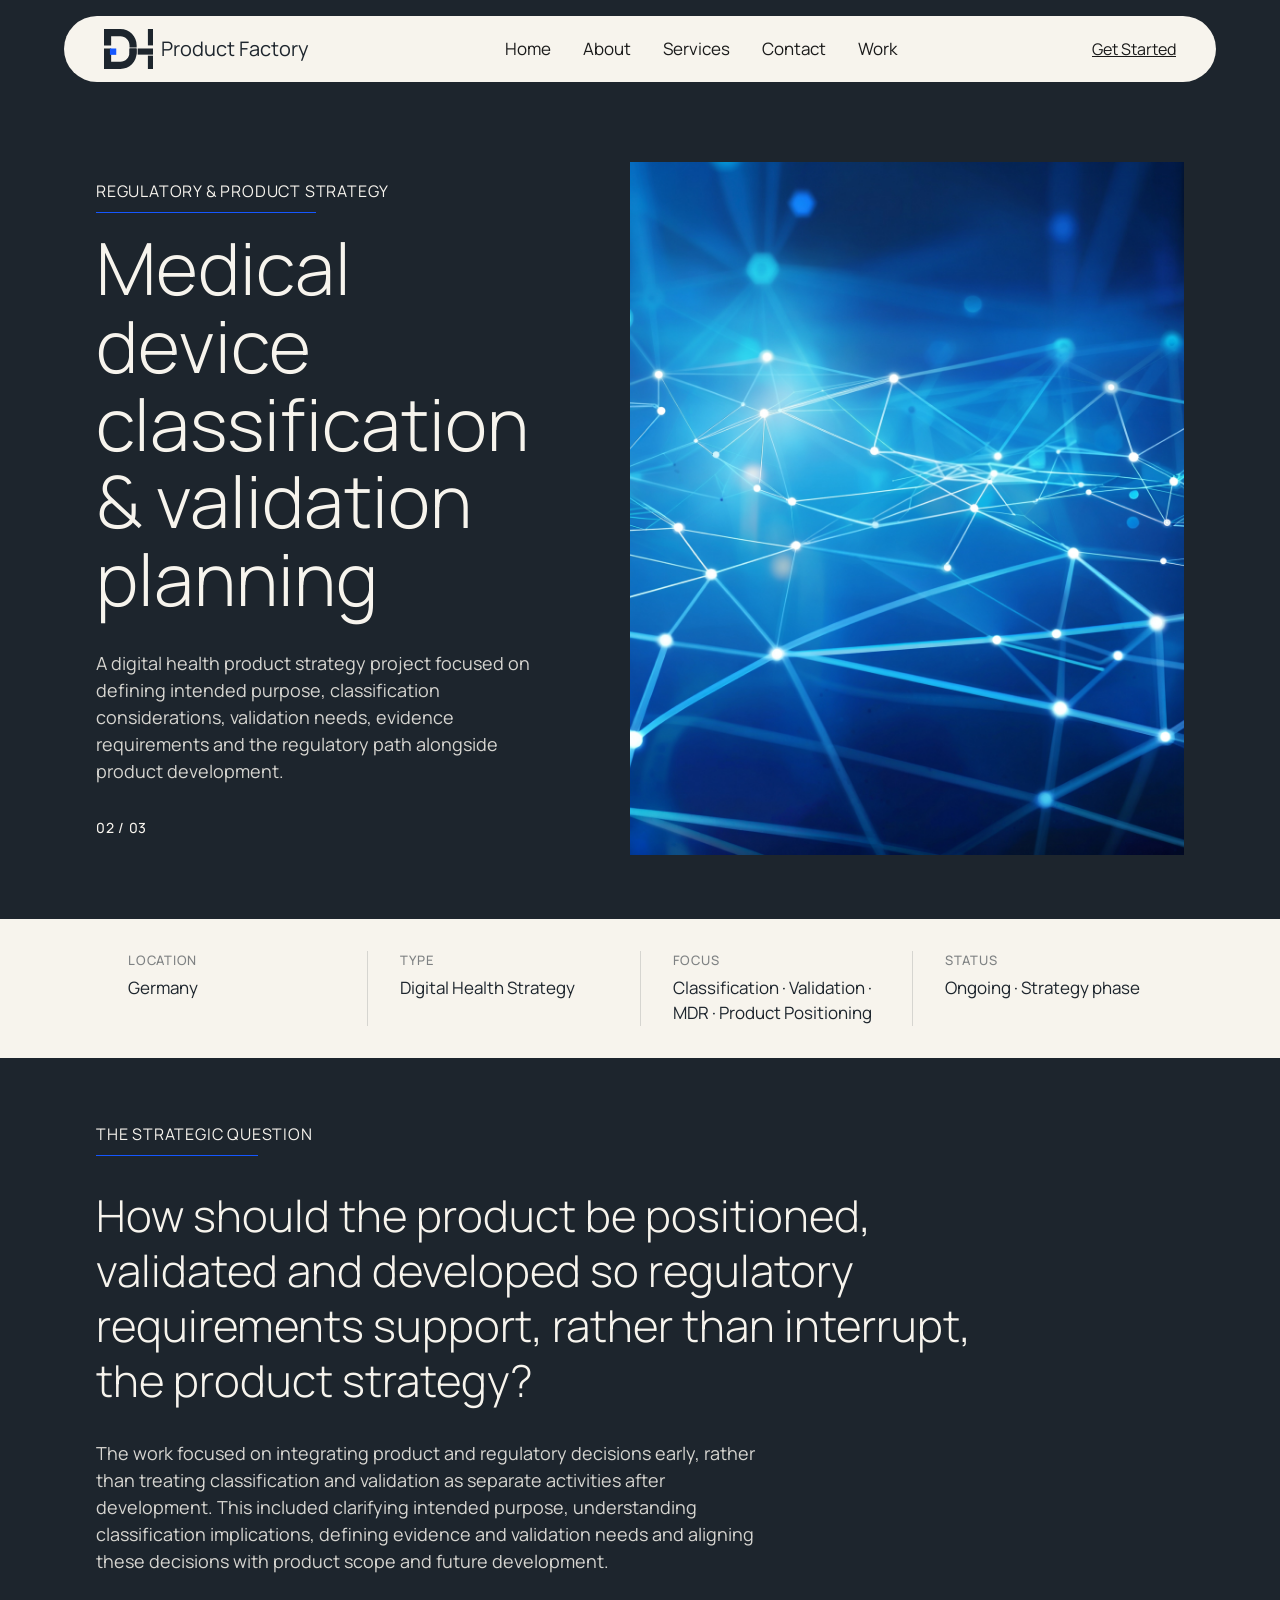
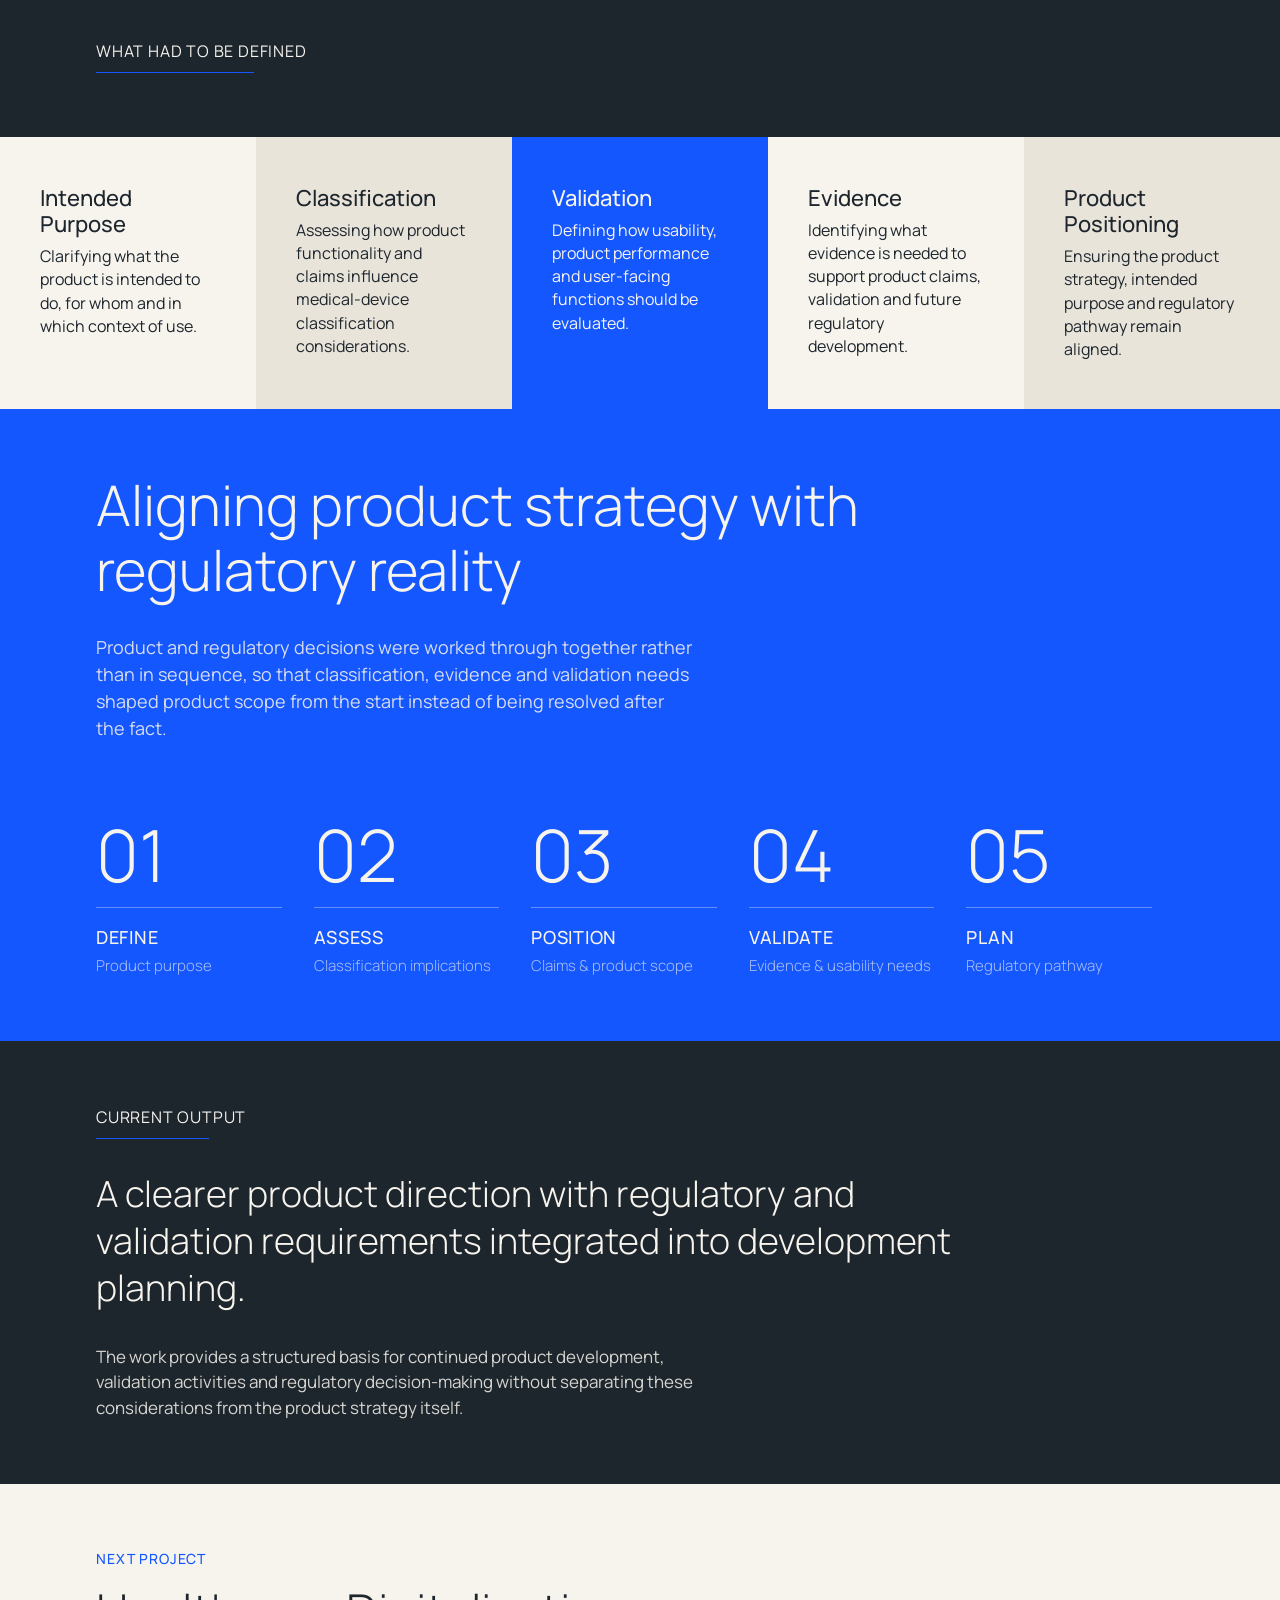
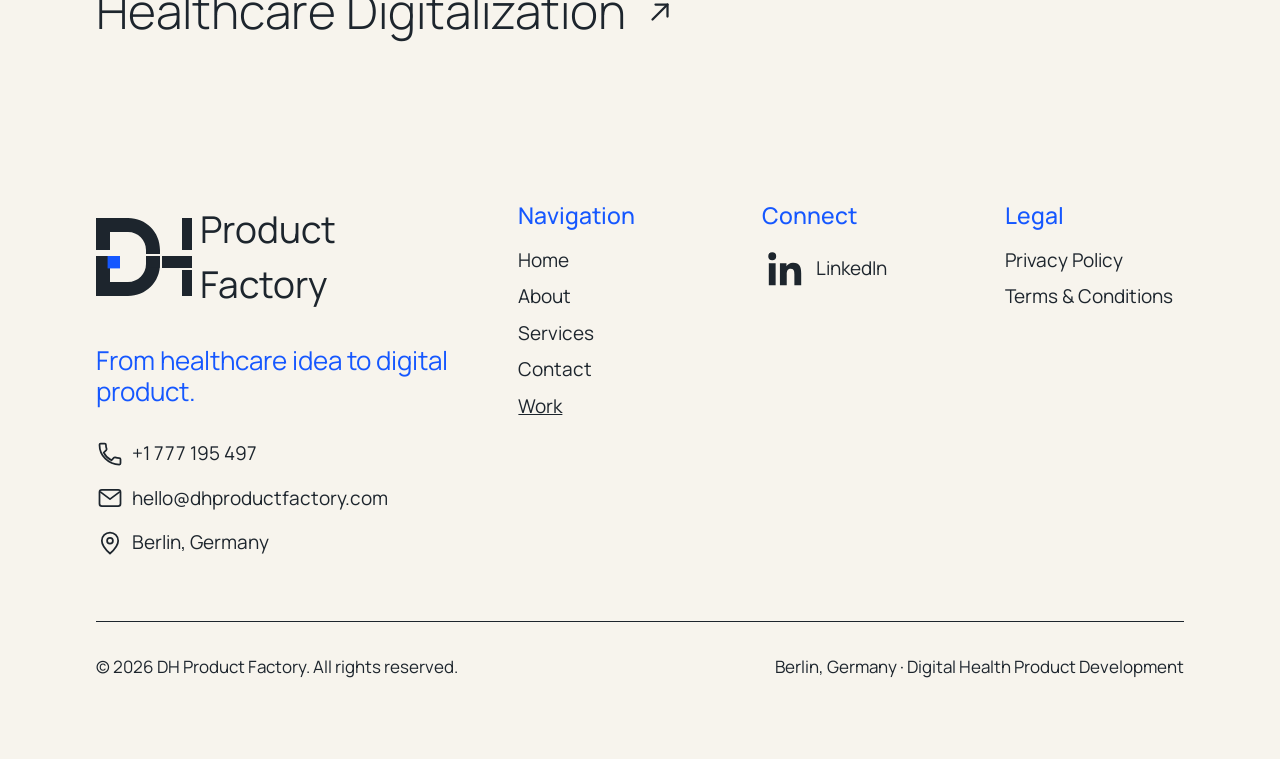
<file: projects/regulatory-product-strategy.html>
<!DOCTYPE html>
<html lang="en">
<head>
  <meta charset="UTF-8">
  <meta name="viewport" content="width=device-width, initial-scale=1.0">
  <title>Digital Health Classification &amp; Validation Planning — DH Product Factory</title>
  <meta name="description" content="A digital health product strategy project focused on defining intended purpose, classification considerations, validation needs, evidence requirements and the regulatory path alongside product development.">
  <link rel="preconnect" href="https://fonts.googleapis.com">
  <link rel="preconnect" href="https://fonts.gstatic.com" crossorigin>
  <link href="https://fonts.googleapis.com/css2?family=Manrope:wght@200;300;400;500;600;700&display=swap" rel="stylesheet">
  <link rel="stylesheet" href="../css/styles.css">
  <link rel="stylesheet" href="../css/project.css">
</head>
<body>

  <header class="site-header">
    <div class="header-inner">
      <a href="../index.html" class="logo" aria-label="DH Product Factory home">
        <img class="logo-mark" src="../assets/logos/dh_product_factory_w-out_letters_charcoal.svg" alt="">
        <span class="logo-name">Product Factory</span>
      </a>

      <nav aria-label="Primary">
        <button type="button" class="nav-toggle" aria-expanded="false" aria-controls="nav-menu" aria-label="Toggle navigation menu">
          <span class="nav-toggle-bar"></span>
          <span class="nav-toggle-bar"></span>
          <span class="nav-toggle-bar"></span>
        </button>
        <ul class="nav-menu" id="nav-menu">
          <li><a href="../index.html">Home</a></li>
          <li><a href="../about.html">About</a></li>
          <li><a href="../services.html">Services</a></li>
          <li><a href="../index.html#contact">Contact</a></li>
          <li><a href="../work.html">Work</a></li>
        </ul>
      </nav>

      <a href="../index.html#contact" class="btn-get-started">Get Started</a>
    </div>
  </header>

  <main>
    <section class="project-hero">
      <div class="project-hero-inner">
        <div class="project-hero-content">
          <span class="project-hero-category">Regulatory &amp; Product Strategy</span>
          <h1 class="project-hero-title">Medical device classification &amp; validation planning</h1>
          <p class="project-hero-summary">A digital health product strategy project focused on defining intended purpose, classification considerations, validation needs, evidence requirements and the regulatory path alongside product development.</p>
          <span class="project-hero-index" aria-hidden="true">02 / 03</span>
        </div>

        <div class="project-hero-media">
          <img class="project-hero-image" src="../assets/images/thedigitalartist-technology-10097823.jpg" alt="Abstract network of glowing blue connected nodes">
        </div>
      </div>
    </section>

    <section class="project-facts">
      <div class="project-facts-grid">
        <div class="project-fact">
          <span class="project-fact-label">Location</span>
          <span class="project-fact-value">Germany</span>
        </div>
        <div class="project-fact">
          <span class="project-fact-label">Type</span>
          <span class="project-fact-value">Digital Health Strategy</span>
        </div>
        <div class="project-fact">
          <span class="project-fact-label">Focus</span>
          <span class="project-fact-value">Classification &middot; Validation &middot; MDR &middot; Product Positioning</span>
        </div>
        <div class="project-fact">
          <span class="project-fact-label">Status</span>
          <span class="project-fact-value">Ongoing &middot; Strategy phase</span>
        </div>
      </div>
    </section>

    <section class="project-challenge">
      <div class="project-challenge-inner">
        <p class="project-eyebrow">The Strategic Question</p>
        <h2 class="project-challenge-statement">How should the product be positioned, validated and developed so regulatory requirements support, rather than interrupt, the product strategy?</h2>
        <p class="project-challenge-text">The work focused on integrating product and regulatory decisions early, rather than treating classification and validation as separate activities after development. This included clarifying intended purpose, understanding classification implications, defining evidence and validation needs and aligning these decisions with product scope and future development.</p>
      </div>
    </section>

    <section class="project-contribution">
      <div class="project-contribution-inner">
        <p class="project-eyebrow">What Had to Be Defined</p>
      </div>
      <div class="project-contribution-grid">
        <div class="contribution-item contribution-item--cream">
          <h3 class="contribution-title">Intended Purpose</h3>
          <p class="contribution-text">Clarifying what the product is intended to do, for whom and in which context of use.</p>
        </div>
        <div class="contribution-item contribution-item--beige">
          <h3 class="contribution-title">Classification</h3>
          <p class="contribution-text">Assessing how product functionality and claims influence medical-device classification considerations.</p>
        </div>
        <div class="contribution-item contribution-item--blue">
          <h3 class="contribution-title">Validation</h3>
          <p class="contribution-text">Defining how usability, product performance and user-facing functions should be evaluated.</p>
        </div>
        <div class="contribution-item contribution-item--cream">
          <h3 class="contribution-title">Evidence</h3>
          <p class="contribution-text">Identifying what evidence is needed to support product claims, validation and future regulatory development.</p>
        </div>
        <div class="contribution-item contribution-item--beige">
          <h3 class="contribution-title">Product Positioning</h3>
          <p class="contribution-text">Ensuring the product strategy, intended purpose and regulatory pathway remain aligned.</p>
        </div>
      </div>
    </section>

    <section class="project-approach">
      <div class="project-approach-inner">
        <h2 class="project-approach-heading">Aligning product strategy with regulatory reality</h2>
        <p class="project-approach-text">Product and regulatory decisions were worked through together rather than in sequence, so that classification, evidence and validation needs shaped product scope from the start instead of being resolved after the fact.</p>

        <ol class="approach-steps">
          <li class="approach-step">
            <span class="approach-step-number" aria-hidden="true">01</span>
            <div class="approach-step-body">
              <span class="approach-step-title">Define</span>
              <span class="approach-step-descriptor">Product purpose</span>
            </div>
          </li>
          <li class="approach-step">
            <span class="approach-step-number" aria-hidden="true">02</span>
            <div class="approach-step-body">
              <span class="approach-step-title">Assess</span>
              <span class="approach-step-descriptor">Classification implications</span>
            </div>
          </li>
          <li class="approach-step">
            <span class="approach-step-number" aria-hidden="true">03</span>
            <div class="approach-step-body">
              <span class="approach-step-title">Position</span>
              <span class="approach-step-descriptor">Claims &amp; product scope</span>
            </div>
          </li>
          <li class="approach-step">
            <span class="approach-step-number" aria-hidden="true">04</span>
            <div class="approach-step-body">
              <span class="approach-step-title">Validate</span>
              <span class="approach-step-descriptor">Evidence &amp; usability needs</span>
            </div>
          </li>
          <li class="approach-step">
            <span class="approach-step-number" aria-hidden="true">05</span>
            <div class="approach-step-body">
              <span class="approach-step-title">Plan</span>
              <span class="approach-step-descriptor">Regulatory pathway</span>
            </div>
          </li>
        </ol>
      </div>
    </section>

    <section class="project-status">
      <div class="project-status-inner">
        <p class="project-eyebrow">Current Output</p>
        <h2 class="project-status-headline">A clearer product direction with regulatory and validation requirements integrated into development planning.</h2>
        <p class="project-status-text">The work provides a structured basis for continued product development, validation activities and regulatory decision-making without separating these considerations from the product strategy itself.</p>
      </div>
    </section>

    <a href="healthcare-digitalization.html" class="next-project">
      <div class="next-project-inner">
        <span class="next-project-label">Next Project</span>
        <span class="next-project-title">
          Healthcare Digitalization
          <svg class="next-project-arrow" viewBox="0 0 24 24" fill="none" stroke="currentColor" stroke-width="1.5" stroke-linecap="round" stroke-linejoin="round" aria-hidden="true">
            <path d="M7 17 17 7"/>
            <path d="M9 7h8v8"/>
          </svg>
        </span>
      </div>
    </a>
  </main>

  <footer class="site-footer">
    <div class="footer-inner">
      <div class="footer-grid">
        <div class="footer-col footer-col--brand">
          <a href="../index.html" class="footer-logo" aria-label="DH Product Factory home">
            <img class="footer-logo-mark" src="../assets/logos/dh_product_factory_w-out_letters_charcoal.svg" alt="">
            <span class="footer-logo-text">Product Factory</span>
          </a>

          <p class="footer-tagline">From healthcare idea to digital product.</p>

          <ul class="footer-contact-list">
            <li class="footer-contact-item">
              <svg class="footer-contact-icon" viewBox="0 0 24 24" fill="none" stroke="currentColor" stroke-width="1.5" stroke-linecap="round" stroke-linejoin="round" aria-hidden="true">
                <path d="M6.62 10.79a15.05 15.05 0 0 0 6.59 6.59l2.2-2.2a1 1 0 0 1 1.01-.24c1.12.37 2.33.57 3.58.57a1 1 0 0 1 1 1V20a1 1 0 0 1-1 1C10.61 21 3 13.39 3 4a1 1 0 0 1 1-1h3.5a1 1 0 0 1 1 1c0 1.25.2 2.46.57 3.58a1 1 0 0 1-.25 1.01z"/>
              </svg>
              <a href="tel:+1777195497">+1 777 195 497</a>
            </li>
            <li class="footer-contact-item">
              <svg class="footer-contact-icon" viewBox="0 0 24 24" fill="none" stroke="currentColor" stroke-width="1.5" stroke-linecap="round" stroke-linejoin="round" aria-hidden="true">
                <rect x="3" y="5" width="18" height="14" rx="2"/>
                <path d="m4 7 8 6 8-6"/>
              </svg>
              <a href="mailto:hello@dhproductfactory.com">hello@dhproductfactory.com</a>
            </li>
            <li class="footer-contact-item">
              <svg class="footer-contact-icon" viewBox="0 0 24 24" fill="none" stroke="currentColor" stroke-width="1.5" stroke-linecap="round" stroke-linejoin="round" aria-hidden="true">
                <path d="M12 21s-7-6.2-7-11a7 7 0 0 1 14 0c0 4.8-7 11-7 11z"/>
                <circle cx="12" cy="10" r="2.5"/>
              </svg>
              <span>Berlin, Germany</span>
            </li>
          </ul>
        </div>

        <nav class="footer-col footer-col--nav" aria-label="Footer">
          <h3 class="footer-col-heading">Navigation</h3>
          <ul class="footer-links">
            <li><a href="../index.html">Home</a></li>
            <li><a href="../about.html">About</a></li>
            <li><a href="../services.html">Services</a></li>
            <li><a href="../index.html#contact">Contact</a></li>
            <li><a href="../work.html" class="footer-link footer-link--current">Work</a></li>
          </ul>
        </nav>

        <div class="footer-col footer-col--connect">
          <h3 class="footer-col-heading">Connect</h3>
          <a href="#" class="footer-social-link">
            <svg class="footer-social-icon" viewBox="0 0 24 24" fill="currentColor" aria-hidden="true">
              <path d="M20.447 20.452h-3.554v-5.569c0-1.328-.027-3.037-1.852-3.037-1.853 0-2.136 1.445-2.136 2.939v5.667H9.351V9h3.414v1.561h.046c.477-.9 1.637-1.85 3.37-1.85 3.601 0 4.267 2.37 4.267 5.455v6.286zM5.337 7.433a2.062 2.062 0 1 1 0-4.124 2.062 2.062 0 0 1 0 4.124zM7.114 20.452H3.558V9h3.556v11.452z"/>
            </svg>
            <span>LinkedIn</span>
          </a>
        </div>

        <div class="footer-col footer-col--legal">
          <h3 class="footer-col-heading">Legal</h3>
          <ul class="footer-links">
            <li><a href="#">Privacy Policy</a></li>
            <li><a href="#">Terms &amp; Conditions</a></li>
          </ul>
        </div>
      </div>

      <div class="footer-divider" aria-hidden="true"></div>

      <div class="footer-bottom">
        <p>&copy; 2026 DH Product Factory. All rights reserved.</p>
        <p>Berlin, Germany &middot; Digital Health Product Development</p>
      </div>
    </div>
  </footer>

  <script src="../js/main.js"></script>
</body>
</html>
</file>
<file: css/styles.css>
/* ==========================================================================
   DH Product Factory — Base Styles
   ========================================================================== */

/* --------------------------------------------------------------------------
   CSS Variables
   -------------------------------------------------------------------------- */
:root {
  /* Colors */
  --color-bg: #ffffff;
  --color-surface: #f5f5f5;
  --color-text: #1a1a1a;
  --color-text-muted: #555555;
  --color-primary: #000000;
  --color-secondary: #666666;
  --color-border: #e0e0e0;
  --color-link: #1a1a1a;
  --color-link-hover: #000000;

  /* Brand palette (hero / dark sections) */
  --color-dark-bg: #1D252D;
  --color-cream: #F7F4ED;
  --color-accent-blue: #1557FF;
  --color-warm-beige: #E9E4DA;
  --color-lavender-grey: #E2E3EA;

  /* Accessible substitute for accent-blue text sitting directly on the
     charcoal background — #1557FF-on-#1D252D fails WCAG contrast. Used
     only for text; buttons, graphic accents and blue-on-light text keep
     --color-accent-blue. */
  --color-ivory: #F7F4EE;

  /* Typography */
  --font-base: "Manrope", -apple-system, BlinkMacSystemFont, "Segoe UI", Roboto, Helvetica, Arial, sans-serif;
  --font-size-base: 1rem;
  --font-size-sm: 0.875rem;
  --font-size-lg: 1.25rem;
  --font-size-xl: 1.75rem;
  --font-size-2xl: 2.5rem;
  --line-height-base: 1.5;
  --line-height-heading: 1.2;

  /* Spacing */
  --space-xs: 0.25rem;
  --space-sm: 0.5rem;
  --space-md: 1rem;
  --space-lg: 2rem;
  --space-xl: 4rem;

  /* Border radius */
  --radius-sm: 4px;
  --radius-md: 8px;
  --radius-lg: 16px;
  --radius-full: 9999px;

  /* Layout */
  --container-max-width: 1200px;
  --transition-base: 0.2s ease;
}

/* --------------------------------------------------------------------------
   Reset
   -------------------------------------------------------------------------- */
*,
*::before,
*::after {
  box-sizing: border-box;
  margin: 0;
  padding: 0;
}

html {
  -webkit-text-size-adjust: 100%;
  scroll-behavior: smooth;
}

body {
  font-family: var(--font-base);
  font-size: var(--font-size-base);
  line-height: var(--line-height-base);
  color: var(--color-text);
  background-color: var(--color-bg);
  min-height: 100vh;
}

img,
picture,
svg,
video {
  display: block;
  max-width: 100%;
  height: auto;
}

h1, h2, h3, h4, h5, h6 {
  line-height: var(--line-height-heading);
  font-weight: 500;
}

a {
  color: var(--color-link);
  text-decoration: none;
}

a:hover,
a:focus-visible {
  color: var(--color-link-hover);
}

button,
input,
textarea,
select {
  font: inherit;
  color: inherit;
}

ul,
ol {
  list-style: none;
}

/* --------------------------------------------------------------------------
   Accessibility
   -------------------------------------------------------------------------- */
:focus-visible {
  outline: 2px solid var(--color-primary);
  outline-offset: 2px;
}

.sr-only {
  position: absolute;
  width: 1px;
  height: 1px;
  padding: 0;
  margin: -1px;
  overflow: hidden;
  clip: rect(0, 0, 0, 0);
  white-space: nowrap;
  border: 0;
}

/* --------------------------------------------------------------------------
   Layout helpers
   -------------------------------------------------------------------------- */
.container {
  width: 100%;
  max-width: var(--container-max-width);
  margin-inline: auto;
  padding-inline: var(--space-md);
}

@media (prefers-reduced-motion: reduce) {
  *,
  *::before,
  *::after {
    animation-duration: 0.01ms !important;
    animation-iteration-count: 1 !important;
    transition-duration: 0.01ms !important;
    scroll-behavior: auto !important;
  }
}

/* ==========================================================================
   Header / Navigation
   ========================================================================== */
.site-header {
  position: sticky;
  top: 0;
  z-index: 100;
  width: 100%;
  max-width: none;
  display: flex;
  justify-content: center;
  box-sizing: border-box;
  padding: var(--space-sm) var(--space-md);
  background-color: var(--color-dark-bg);
}

.header-inner {
  display: flex;
  align-items: center;
  justify-content: space-between;
  gap: var(--space-md);
  width: 100%;
  max-width: none;
  box-sizing: border-box;
  min-height: 56px;
  padding: var(--space-sm) var(--space-lg);
  background-color: var(--color-cream);
  border-radius: var(--radius-full);
}

.logo {
  display: flex;
  align-items: center;
  gap: 6px;
  white-space: nowrap;
  text-decoration: none;
}

.logo-mark {
  height: 28px;
  width: auto;
  flex-shrink: 0;
}

.logo-name {
  font-family: "Manrope", sans-serif;
  font-size: 15px;
  font-weight: 400;
  line-height: 1;
  color: var(--color-dark-bg);
}

/* Nav toggle (mobile hamburger) */
.nav-toggle {
  display: flex;
  flex-direction: column;
  justify-content: center;
  align-items: center;
  gap: 5px;
  width: 40px;
  height: 40px;
  background: none;
  border: none;
  cursor: pointer;
  border-radius: var(--radius-sm);
}

.nav-toggle-bar {
  display: block;
  width: 22px;
  height: 2px;
  background-color: var(--color-text);
  transition: transform var(--transition-base), opacity var(--transition-base);
}

.nav-toggle[aria-expanded="true"] .nav-toggle-bar:nth-child(1) {
  transform: translateY(7px) rotate(45deg);
}

.nav-toggle[aria-expanded="true"] .nav-toggle-bar:nth-child(2) {
  opacity: 0;
}

.nav-toggle[aria-expanded="true"] .nav-toggle-bar:nth-child(3) {
  transform: translateY(-7px) rotate(-45deg);
}

.nav-menu {
  position: absolute;
  top: calc(100% + var(--space-sm));
  left: var(--space-md);
  right: var(--space-md);
  display: flex;
  flex-direction: column;
  gap: var(--space-sm);
  padding: var(--space-md);
  background-color: var(--color-cream);
  border-radius: var(--radius-md);
  box-shadow: 0 8px 24px rgb(0 0 0 / 0.15);
  opacity: 0;
  visibility: hidden;
  transform: translateY(-8px);
  transition: opacity var(--transition-base), transform var(--transition-base), visibility var(--transition-base);
}

.nav-menu.is-open {
  opacity: 1;
  visibility: visible;
  transform: translateY(0);
}

.nav-menu a {
  display: block;
  padding: 0;
  font-weight: 400;
  font-size: 17px;
}

.btn-get-started {
  font-weight: 400;
  text-decoration: underline;
  white-space: nowrap;
  font-size: 16px;
}

@media (min-width: 900px) {
  .site-header {
    padding-block: var(--space-md);
    padding-inline: 0;
  }

  .header-inner {
    width: 90vw;
    max-width: none;
    min-height: 66px;
    padding: var(--space-sm) calc(var(--space-lg) * 1.25);
  }

  .logo {
    gap: 8px;
  }

  .logo-mark {
    height: 40px;
  }

  .logo-name {
    font-size: 20px;
  }

  .nav-toggle {
    display: none;
  }

  .nav-menu {
    position: static;
    flex-direction: row;
    align-items: center;
    gap: var(--space-lg);
    padding: 0;
    background: none;
    box-shadow: none;
    opacity: 1;
    visibility: visible;
    transform: none;
  }

  .nav-menu a {
    padding: 0;
    font-weight: 400;
    font-size: 17px;
  }
}

/* ==========================================================================
   Hero
   ========================================================================== */
.hero {
  position: relative;
  background-color: var(--color-dark-bg);
  padding-block: var(--space-xl) calc(var(--space-xl) * 1.5);
  overflow: hidden;
}

.hero-inner {
  position: relative;
  width: 100%;
  padding-inline: 7.5vw;
}

.hero-eyebrow {
  display: inline-block;
  align-self: flex-start;
  position: relative;
  color: var(--color-ivory);
  font-size: 24px;
  font-weight: 400;
  letter-spacing: 0.08em;
  text-transform: uppercase;
  padding-bottom: 10px;
  margin-bottom: var(--space-md);
}

.hero-heading {
  color: var(--color-cream);
  font-size: clamp(3.5rem, 8.25vw, 10rem);
  font-weight: 300;
  line-height: 1.15;
  max-width: 20ch;
}

.hero-decoration {
  display: none;
}

@media (min-width: 900px) {
  .hero {
    display: flex;
    align-items: center;
    min-height: 70vh;
    padding-block: calc(var(--space-xl) * 1.5) calc(var(--space-xl) * 2);
  }

  .hero-decoration {
    display: flex;
    align-items: center;
    position: absolute;
    top: 0.5em;
    right: 7.5vw;
    width: 180px;
  }

  .hero-decoration-line {
    flex: 1;
    height: 1px;
    background-color: var(--color-accent-blue);
  }

  .hero-decoration-button {
    display: flex;
    align-items: center;
    justify-content: center;
    flex-shrink: 0;
    width: 48px;
    height: 48px;
    margin-inline: var(--space-xs);
    background-color: var(--color-cream);
    border-radius: var(--radius-full);
    transition: transform var(--transition-base);
  }

  .hero-decoration-button svg {
    width: 14px;
    height: 14px;
  }

  .hero-decoration:hover .hero-decoration-button {
    transform: scale(1.08);
  }
}

/* ==========================================================================
   Process (three-column statement / summary / steps)
   ========================================================================== */
.process {
  display: grid;
  grid-template-columns: 1fr;
  background-color: var(--color-dark-bg);
  padding: var(--space-md);
  gap: var(--space-md);
}

.process-col {
  padding: var(--space-lg) var(--space-md);
  border-radius: var(--radius-lg);
}

.process-col--statement {
  background-color: var(--color-warm-beige);
  border: 1px solid rgba(29, 37, 45, 0.12);
}

.process-col--summary {
  background-color: var(--color-cream);
  border: 1px solid rgba(29, 37, 45, 0.12);
  display: flex;
  flex-direction: column;
  justify-content: space-between;
  gap: var(--space-lg);
}

.process-col--steps {
  background-color: var(--color-accent-blue);
}

.process-statement {
  color: var(--color-dark-bg);
  font-size: 60px;
  font-weight: 300;
  line-height: 1.03;
  max-width: 20ch;
}

.process-summary {
  color: var(--color-dark-bg);
  font-size: 42px;
  font-weight: 400;
  line-height: 1.2;
  max-width: 26ch;
}

.process-cta {
  display: inline-flex;
  align-items: center;
  justify-content: center;
  gap: var(--space-sm);
  width: 100%;
  padding: var(--space-md) var(--space-lg);
  background-color: var(--color-dark-bg);
  color: var(--color-cream);
  font-size: var(--font-size-sm);
  font-weight: 500;
  letter-spacing: 0.06em;
  text-transform: uppercase;
  text-align: center;
  border-radius: var(--radius-sm);
}

.process-cta:hover,
.process-cta:focus-visible {
  color: var(--color-cream);
  opacity: 0.85;
}

.process-steps-heading {
  color: var(--color-cream);
  font-size: clamp(1.75rem, 4vw, 2.25rem);
  font-weight: 400;
}

.process-steps-divider {
  height: 1px;
  margin-block: var(--space-md) var(--space-lg);
  background-color: var(--color-cream);
  opacity: 0.5;
}

.process-steps-list {
  display: flex;
  flex-direction: column;
  gap: var(--space-sm);
}

.process-step {
  display: flex;
  align-items: center;
  gap: var(--space-sm);
  padding-block: var(--space-sm);
  border-top: 1px solid rgba(247, 244, 237, 0.18);
}

.process-step:first-child {
  border-top: none;
  padding-top: 0;
}

.process-step-icon {
  flex-shrink: 0;
  width: 18px;
  height: 18px;
  color: var(--color-cream);
}

.process-step-badge {
  display: flex;
  align-items: center;
  justify-content: center;
  flex-shrink: 0;
  width: 32px;
  height: 32px;
  background-color: var(--color-cream);
  color: var(--color-accent-blue);
  font-size: var(--font-size-sm);
  font-weight: 500;
  border-radius: var(--radius-full);
}

.process-step-label {
  color: var(--color-cream);
  font-size: 1.125rem;
  font-weight: 400;
}

@media (min-width: 768px) {
  .process {
    grid-template-columns: 1fr 1fr;
  }

  .process-col--statement {
    grid-column: 1 / -1;
  }
}

@media (min-width: 1024px) {
  .process {
    grid-template-columns: 48fr 27fr 26fr;
    min-height: 670px;
    padding: var(--space-xl) 7.5vw;
    gap: var(--space-lg);
  }

  .process-col--statement {
    grid-column: auto;
  }

  .process-col {
    padding: 4.5rem var(--space-lg);
  }

  .process-col--steps {
    padding: 4.5rem var(--space-xl);
  }

  .process-statement {
    font-size: 60px;
    line-height: 1.03;
    font-weight: 300;
    max-width: 20ch;
  }

  .process-summary {
    font-size: 42px;
    line-height: 1.2;
  }

  .process-cta {
    min-height: 110px;
    padding-inline: 3.5rem;
    font-size: clamp(1.25rem, 1.35vw, 2rem);
    letter-spacing: 0.04em;
  }

  .process-steps-heading {
    font-size: clamp(3rem, 4.5vw, 6.5rem);
    font-weight: 300;
    line-height: 1;
  }

  .process-steps-divider {
    margin-block: var(--space-lg) var(--space-xl);
  }

  .process-steps-list {
    gap: var(--space-xl);
  }

  .process-step {
    gap: var(--space-md);
    padding-block: var(--space-sm);
  }

  .process-step-icon {
    width: clamp(20px, 1.4vw, 26px);
    height: clamp(20px, 1.4vw, 26px);
  }

  .process-step-badge {
    width: clamp(50px, 2.7vw, 54px);
    height: clamp(50px, 2.7vw, 54px);
    font-size: clamp(1.125rem, 1vw, 1.25rem);
  }

  .process-step-label {
    font-size: clamp(1.75rem, 1.6vw, 2rem);
  }
}

/* --------------------------------------------------------------------------
   Process — scroll-triggered entrance animation
   -------------------------------------------------------------------------- */
.process-statement,
.process-summary,
.process-steps-heading,
.process-step {
  opacity: 0;
  transform: translateY(40px);
  transition: opacity 1200ms cubic-bezier(0.22, 1, 0.36, 1),
              transform 1200ms cubic-bezier(0.22, 1, 0.36, 1);
}

.process-steps-divider {
  opacity: 0;
  transform: translateY(40px);
  transition: opacity 760ms cubic-bezier(0.22, 1, 0.36, 1),
              transform 760ms cubic-bezier(0.22, 1, 0.36, 1);
}

.process-cta {
  opacity: 0;
  transform: translateY(80px);
  transition: opacity 1200ms cubic-bezier(0.32, 0, 0.24, 1),
              transform 1200ms cubic-bezier(0.32, 0, 0.24, 1);
}

.process.is-visible .process-statement {
  opacity: 1;
  transform: translateY(0);
  transition-delay: 0ms;
}

.process.is-visible .process-summary {
  opacity: 1;
  transform: translateY(0);
  transition-delay: 90ms;
}

.process.is-visible .process-steps-heading {
  opacity: 1;
  transform: translateY(0);
  transition-delay: 180ms;
}

.process.is-visible .process-steps-divider {
  opacity: 1;
  transform: translateY(0);
  transition-delay: 260ms;
}

.process.is-visible .process-step:nth-child(1) { opacity: 1; transform: translateY(0); transition-delay: 340ms; }
.process.is-visible .process-step:nth-child(2) { opacity: 1; transform: translateY(0); transition-delay: 410ms; }
.process.is-visible .process-step:nth-child(3) { opacity: 1; transform: translateY(0); transition-delay: 480ms; }
.process.is-visible .process-step:nth-child(4) { opacity: 1; transform: translateY(0); transition-delay: 550ms; }
.process.is-visible .process-step:nth-child(5) { opacity: 1; transform: translateY(0); transition-delay: 620ms; }
.process.is-visible .process-step:nth-child(6) { opacity: 1; transform: translateY(0); transition-delay: 690ms; }

.process.is-visible .process-cta {
  opacity: 1;
  transform: translateY(0);
  transition-delay: 780ms;
}

@media (prefers-reduced-motion: reduce) {
  .process-statement,
  .process-summary,
  .process-steps-heading,
  .process-steps-divider,
  .process-cta,
  .process-step {
    opacity: 1;
    transform: none;
    transition: none;
  }
}

/* ==========================================================================
   Founder
   ========================================================================== */
.founder {
  background-color: var(--color-dark-bg);
  padding-block: var(--space-xl) var(--space-xl);
}

.founder-inner {
  display: flex;
  flex-direction: column;
  padding-inline: 7.5vw;
}

.founder-meta {
  display: flex;
  flex-direction: column;
  gap: 0.5rem;
  margin-bottom: 2.5rem;
}

.founder-eyebrow {
  display: inline-block;
  align-self: flex-start;
  position: relative;
  color: var(--color-ivory);
  font-size: 18px;
  font-weight: 400;
  letter-spacing: 0.05em;
  text-transform: uppercase;
  padding-bottom: 10px;
}

.founder-name {
  color: var(--color-cream);
  font-size: 1.5rem;
  font-weight: 500;
}

.founder-role {
  color: var(--color-cream);
  opacity: 0.75;
  font-size: 1rem;
  font-weight: 400;
  letter-spacing: 0.02em;
}

.founder-heading {
  color: var(--color-cream);
  font-size: clamp(2.5rem, 5.5vw, 4.5rem);
  font-weight: 300;
  line-height: 1.08;
  margin-bottom: 2rem;
}

.founder-columns {
  display: flex;
  flex-direction: column;
  gap: var(--space-xl);
}

.founder-content {
  display: flex;
  flex-direction: column;
  gap: var(--space-lg);
}

.founder-body {
  color: var(--color-cream);
  font-size: 18px;
  line-height: 1.6;
  max-width: 620px;
}

.founder-media {
  position: relative;
  width: 100%;
}

.founder-image {
  aspect-ratio: 4 / 5;
  object-fit: cover;
  object-position: top;
  border-radius: 0;
}

.founder-badge {
  position: absolute;
  bottom: 15%;
  right: -20px;
  display: flex;
  align-items: center;
  justify-content: center;
  width: 56px;
  height: 56px;
  background-color: var(--color-cream);
  color: var(--color-dark-bg);
}

.founder-badge svg {
  width: 28px;
  height: 28px;
}

.founder-philosophy {
  margin-top: 8px;
}

.founder-philosophy-rule {
  display: block;
  width: 56px;
  height: 3px;
  background-color: var(--color-accent-blue);
  margin-bottom: 20px;
}

.founder-philosophy-text {
  color: var(--color-cream);
  font-size: clamp(1.5rem, 2.9vw, 2.25rem);
  font-weight: 300;
  line-height: 1.3;
  max-width: 1040px;
}

@media (min-width: 1024px) {
  .founder {
    padding-block: 100px;
  }

  .founder-inner {
    padding-inline: 7.5vw;
  }

  .founder-meta {
    margin-bottom: 70px;
  }

  .founder-eyebrow {
    font-size: 24px;
  }

  .founder-name {
    font-size: 1.75rem;
  }

  .founder-role {
    font-size: 1.125rem;
  }

  .founder-heading {
    margin-bottom: 60px;
  }

  .founder-columns {
    display: grid;
    grid-template-columns: 58fr 34fr;
    align-items: center;
    gap: 114px;
  }

  .founder-image {
   aspect-ratio: 4 / 5
  }

  .founder-body {
    font-size: 20px;
  }

  .founder-philosophy {
    margin-top: 0px;
  }

  .founder-badge {
    width: 64px;
    height: 64px;
    right: -28px;
  }

  .founder-badge svg {
    width: 32px;
    height: 32px;
  }
}

/* ==========================================================================
   Capabilities / How I Work (About page)
   ========================================================================== */
.capabilities-panels {
  display: grid;
  grid-template-columns: 1fr;
}

.capability-panel {
  padding: 2.5rem 1.5rem;
  border-radius: 0;
}

.capability-panel--cream {
  background-color: var(--color-cream);
  color: var(--color-dark-bg);
}

.capability-panel--blue {
  background-color: var(--color-accent-blue);
  color: var(--color-cream);
}

.capability-label {
  display: block;
  font-size: 14px;
  font-weight: 500;
  letter-spacing: 0.08em;
  opacity: 0.6;
  margin-bottom: var(--space-md);
}

.capability-heading {
  font-size: 26px;
  font-weight: 500;
  text-transform: uppercase;
  letter-spacing: 0.02em;
  margin-bottom: var(--space-lg);
}

.capability-list {
  display: flex;
  flex-direction: column;
}

.capability-list li {
  padding-block: 1.125rem;
  font-size: 18px;
  line-height: 1.4;
}

.capability-panel--cream .capability-list li + li {
  border-top: 1px solid rgba(29, 37, 45, 0.15);
}

.capability-panel--blue .capability-list li + li {
  border-top: 1px solid rgba(247, 244, 237, 0.25);
}

.how-i-work {
  background-color: var(--color-dark-bg);
  padding: var(--space-xl) 7.5vw;
}

.how-i-work-eyebrow {
  display: inline-block;
  align-self: flex-start;
  position: relative;
  color: var(--color-ivory);
  font-size: 16px;
  font-weight: 400;
  text-transform: uppercase;
  letter-spacing: 0.05em;
  padding-bottom: 10px;
  margin-bottom: var(--space-lg);
}

.how-i-work-statement {
  color: var(--color-cream);
  font-size: clamp(1.75rem, 5vw, 3rem);
  font-weight: 300;
  line-height: 1.2;
  max-width: 1100px;
}

@media (min-width: 768px) {
  .capabilities-panels {
    grid-template-columns: 1fr 1fr;
  }
}

@media (min-width: 1024px) {
  .capability-panel {
    padding: 64px 56px;
  }

  .capability-heading {
    font-size: 32px;
  }

  .capability-list li {
    font-size: 22px;
  }

  .how-i-work {
    padding-block: 120px;
  }

  .how-i-work-eyebrow {
    font-size: 18px;
  }

  .how-i-work-statement {
    font-size: 56px;
  }
}

/* ==========================================================================
   Services page
   ========================================================================== */
.services-intro {
  background-color: var(--color-dark-bg);
  padding: 4rem 7.5vw 2.5rem;
}

.services-intro-eyebrow {
  display: inline-block;
  align-self: flex-start;
  position: relative;
  color: var(--color-ivory);
  font-size: 18px;
  font-weight: 400;
  text-transform: uppercase;
  letter-spacing: 0.05em;
  padding-bottom: 10px;
  margin-bottom: var(--space-md);
}

.services-intro-heading {
  color: var(--color-cream);
  font-size: clamp(1.75rem, 5vw, 3rem);
  font-weight: 300;
  line-height: 1.15;
  max-width: 20ch;
}

.services-page-grid {
  display: grid;
  grid-template-columns: 1fr;
}

.service-page-card {
  display: flex;
  flex-direction: column;
  padding: 2rem 1.5rem;
  border: 1px solid;
}

.service-page-card--cream {
  background-color: var(--color-cream);
  color: var(--color-dark-bg);
  border-color: rgba(29, 37, 45, 0.15);
}

.service-page-card--beige {
  background-color: var(--color-warm-beige);
  color: var(--color-dark-bg);
  border-color: rgba(29, 37, 45, 0.15);
}

.service-page-card--blue {
  background-color: var(--color-accent-blue);
  color: var(--color-cream);
  border-color: rgba(29, 37, 45, 0.15);
}

.service-page-card--charcoal {
  background-color: var(--color-dark-bg);
  color: var(--color-cream);
  border-color: rgba(247, 244, 237, 0.2);
}

.service-page-number {
  display: block;
  font-size: clamp(2.5rem, 12vw, 3.5rem);
  font-weight: 300;
  line-height: 1;
  margin-bottom: var(--space-sm);
}

.service-page-title {
  font-size: 1.5rem;
  font-weight: 400;
  line-height: 1.2;
  margin-bottom: var(--space-md);
}

.service-page-desc {
  font-size: 1rem;
  line-height: 1.45;
  max-width: 38ch;
  margin-top: auto;
}

.services-closing {
  background-color: var(--color-dark-bg);
  padding: var(--space-xl) 7.5vw;
}

.services-closing-eyebrow {
  display: inline-block;
  align-self: flex-start;
  position: relative;
  color: var(--color-ivory);
  font-size: 16px;
  font-weight: 400;
  text-transform: uppercase;
  letter-spacing: 0.05em;
  padding-bottom: 10px;
  margin-bottom: var(--space-lg);
}

.services-closing-heading {
  color: var(--color-cream);
  font-size: clamp(1.75rem, 5vw, 3rem);
  font-weight: 300;
  line-height: 1.15;
  margin-bottom: var(--space-lg);
}

.services-closing-body {
  color: var(--color-cream);
  opacity: 0.85;
  font-size: 1.125rem;
  line-height: 1.5;
  max-width: 560px;
  margin-bottom: var(--space-xl);
}

.services-closing-cta {
  display: inline-flex;
  align-items: center;
  gap: var(--space-sm);
  padding: var(--space-md) var(--space-xl);
  border: 1px solid var(--color-accent-blue);
  border-radius: var(--radius-full);
  color: var(--color-accent-blue);
  font-size: 1rem;
  white-space: nowrap;
  transition: background-color var(--transition-base), color var(--transition-base);
}

.services-closing-cta:hover,
.services-closing-cta:focus-visible {
  background-color: var(--color-accent-blue);
  color: var(--color-cream);
}

@media (min-width: 640px) {
  .services-page-grid {
    grid-template-columns: 1fr 1fr;
  }
}

@media (min-width: 1024px) {
  .services-intro {
    padding: 90px 7.5vw 56px;
  }

  .services-intro-heading {
    font-size: 3.5rem;
  }

  .services-page-grid {
    grid-template-columns: 1fr 1fr 1fr;
  }

  .service-page-card {
    padding: 48px;
  }

  .service-page-number {
    font-size: 84px;
  }

  .service-page-title {
    font-size: 33px;
  }

  .service-page-desc {
    font-size: 19px;
    line-height: 1.45;
  }

  .services-closing {
    padding-block: 110px;
  }

  .services-closing-eyebrow {
    font-size: 18px;
  }

  .services-closing-heading {
    font-size: 3rem;
  }

  .services-closing-body {
    font-size: 20px;
  }

  .services-closing-cta {
    font-size: 1.125rem;
    padding-inline: 3rem;
  }
}

/* ==========================================================================
   Work page
   ========================================================================== */
.work-intro-page {
  background-color: var(--color-dark-bg);
  padding: 4rem 7.5vw 2.5rem;
}

.work-intro-page-title {
  color: var(--color-ivory);
  font-size: clamp(2.5rem, 12vw, 5rem);
  font-weight: 300;
  text-transform: uppercase;
  letter-spacing: 0.02em;
  line-height: 1;
  margin-bottom: var(--space-sm);
}

.work-intro-page-label {
  color: var(--color-cream);
  opacity: 0.75;
  font-size: 14px;
  font-weight: 500;
  text-transform: uppercase;
  letter-spacing: 0.08em;
}

.work-grid-section {
  background-color: var(--color-dark-bg);
  padding: 1.5rem 7.5vw 4rem;
}

.work-grid {
  display: grid;
  grid-template-columns: 1fr;
  gap: 3rem;
}

.work-grid-item {
  display: flex;
  flex-direction: column;
}

.work-grid-item-link {
  display: flex;
  flex-direction: column;
}

.work-grid-image-wrap {
  position: relative;
  width: 100%;
  aspect-ratio: 16 / 10;
  overflow: hidden;
  border-radius: 0;
  margin-bottom: var(--space-lg);
}

.work-grid-image {
  width: 100%;
  height: 100%;
  object-fit: cover;
}

.work-grid-image-overlay {
  position: absolute;
  inset: 0;
  background-color: rgba(29, 37, 45, 0.18);
  pointer-events: none;
}

.work-grid-meta {
  display: flex;
  align-items: baseline;
  justify-content: space-between;
  gap: var(--space-md);
  margin-bottom: var(--space-sm);
}

.work-grid-category {
  color: var(--color-cream);
  font-size: 1.125rem;
  font-weight: 300;
  text-transform: uppercase;
  letter-spacing: 0.03em;
}

.work-grid-number {
  flex-shrink: 0;
  color: var(--color-cream);
  opacity: 0.6;
  font-size: 1rem;
  font-weight: 400;
}

.work-grid-title {
  color: var(--color-cream);
  font-size: 1.125rem;
  font-weight: 500;
  line-height: 1.3;
  margin-bottom: var(--space-md);
}

.work-grid-desc {
  color: var(--color-cream);
  opacity: 0.8;
  font-size: 1.0625rem;
  line-height: 1.45;
  max-width: 42ch;
}

@media (min-width: 700px) {
  .work-grid {
    grid-template-columns: 1fr 1fr;
  }
}

@media (min-width: 1024px) {
  .work-intro-page {
    padding: 90px 7.5vw 48px;
  }

  .work-intro-page-title {
    font-size: 72px;
  }

  .work-grid-section {
    padding: 24px 7.5vw 110px;
  }

  .work-grid {
    grid-template-columns: repeat(3, 1fr);
    gap: 3.5rem;
  }

  .work-grid-category {
    font-size: 26px;
  }

  .work-grid-title {
    font-size: 21px;
  }

  .work-grid-desc {
    font-size: 18px;
  }
}

/* ==========================================================================
   Studio teaser (homepage) — brief positioning statement, points to About
   ========================================================================== */
.studio-teaser {
  background-color: var(--color-dark-bg);
  padding-block: var(--space-xl);
}

.studio-teaser-inner {
  padding-inline: 7.5vw;
}

.studio-teaser-eyebrow {
  display: inline-block;
  align-self: flex-start;
  position: relative;
  color: var(--color-ivory);
  font-size: 18px;
  font-weight: 400;
  text-transform: uppercase;
  letter-spacing: 0.05em;
  padding-bottom: 10px;
  margin-bottom: var(--space-md);
}

.studio-teaser-heading {
  color: var(--color-cream);
  font-size: clamp(2.5rem, 5.5vw, 4.5rem);
  font-weight: 300;
  line-height: 1.08;
  margin-bottom: 2rem;
}

.studio-teaser-columns {
  display: flex;
  flex-direction: column;
  gap: var(--space-xl);
}

.studio-teaser-content {
  display: flex;
  flex-direction: column;
  gap: var(--space-lg);
}

.studio-teaser-body {
  color: var(--color-cream);
  font-size: 24px;
  line-height: 1.6;
  max-width: 620px;
}

.studio-teaser-statement {
  color: var(--color-ivory);
  font-size: 1.125rem;
  font-weight: 500;
}

.studio-teaser-cta {
  display: inline-flex;
  align-items: center;
  justify-content: center;
  align-self: flex-start;
  padding: var(--space-md) var(--space-xl);
  border: 1px solid var(--color-accent-blue);
  border-radius: var(--radius-full);
  color: var(--color-accent-blue);
  font-size: 1rem;
  white-space: nowrap;
  transition: background-color var(--transition-base), color var(--transition-base);
}

.studio-teaser-cta:hover,
.studio-teaser-cta:focus-visible {
  background-color: var(--color-accent-blue);
  color: var(--color-cream);
}

.studio-teaser-media {
  position: relative;
  width: 100%;
}

.studio-teaser-image {
  width: 100%;
  aspect-ratio: 4 / 5;
  object-fit: cover;
  object-position: top;
  border-radius: 0;
}

.studio-teaser-badge {
  position: absolute;
  bottom: 15%;
  right: -20px;
  display: flex;
  align-items: center;
  justify-content: center;
  width: 56px;
  height: 56px;
  background-color: var(--color-cream);
  color: var(--color-dark-bg);
}

.studio-teaser-badge svg {
  width: 28px;
  height: 28px;
}

@media (min-width: 1024px) {
  .studio-teaser {
    padding-block: 100px;
  }

  .studio-teaser-inner {
    padding-inline: 7.5vw;
  }

  .studio-teaser-eyebrow {
    font-size: 24px;
  }

  .studio-teaser-heading {
    margin-bottom: 60px;
  }

  .studio-teaser-columns {
    display: grid;
    grid-template-columns: 58fr 34fr;
    align-items: start;
    gap: 114px;
  }

  .studio-teaser-body {
    font-size: 24px;
    max-width: 620px;
  }

  .studio-teaser-image {
    aspect-ratio: 6 / 7;
  }

  .studio-teaser-badge {
    width: 64px;
    height: 64px;
    right: -28px;
  }

  .studio-teaser-badge svg {
    width: 32px;
    height: 32px;
  }
}

/* ==========================================================================
   How We Help (services)
   ========================================================================== */
.services {
  background-color: var(--color-dark-bg);
  padding-block: var(--space-xl);
}

.services-inner {
  padding-inline: 3.75vw;
}

.services-heading {
  color: var(--color-ivory);
  font-size: clamp(1.75rem, 6vw, 3.25rem);
  font-weight: 400;
  text-transform: uppercase;
  letter-spacing: 0.02em;
  margin-bottom: var(--space-xl);
}

.services-grid {
  display: grid;
  grid-template-columns: 1fr;
}

.service-card {
  display: flex;
  flex-direction: column;
}

.service-card--beige {
  background-color: var(--color-warm-beige);
}

.service-card--white {
  background-color: var(--color-cream);
}

.service-card--blue {
  background-color: var(--color-accent-blue);
}

.service-card-inner {
  padding: 2rem 1.5rem;
}

.service-card--beige .service-card-inner,
.service-card--white .service-card-inner {
  color: var(--color-dark-bg);
}

.service-card--blue .service-card-inner {
  color: var(--color-cream);
}

.service-number {
  display: block;
  font-size: clamp(2.5rem, 12vw, 4.5rem);
  font-weight: 300;
  line-height: 1;
  margin-bottom: var(--space-md);
}

.service-title {
  font-size: 1.5rem;
  font-weight: 400;
  margin-bottom: var(--space-md);
}

.service-body {
  font-size: 1.125rem;
  line-height: 1.35;
  margin-bottom: var(--space-lg);
}

.service-divider {
  height: 1px;
  background-color: var(--color-dark-bg);
  margin-block: var(--space-lg);
}

.service-tags {
  font-size: 1rem;
  line-height: 1.25;
}

.services-cta {
  display: flex;
  align-items: center;
  justify-content: space-between;
  gap: var(--space-md);
  padding-inline: 1.5rem;
  min-height: 90px;
  background-color: var(--color-accent-blue);
  color: var(--color-cream);
  font-size: 1.25rem;
  transition: opacity var(--transition-base);
}

.services-cta:hover,
.services-cta:focus-visible {
  color: var(--color-cream);
  opacity: 0.85;
}

.services-cta-arrow {
  font-size: 1.75rem;
  flex-shrink: 0;
}

@media (min-width: 768px) {
  .services-grid {
    grid-template-columns: repeat(3, 1fr);
  }

  .services-cta {
    grid-column: 1;
  }
}

@media (min-width: 1024px) {
  .services {
    padding-block: 80px;
  }

  .services-inner {
    padding-inline: 3.75vw;
  }

  .services-heading {
    font-size: 52px;
    margin-bottom: 77px;
  }

  .service-card-inner {
    padding: 44px 37px 41px;
  }

  .service-number {
    font-size: 95px;
  }

  .service-title {
    font-size: 30px;
  }

  .service-body {
    font-size: 21px;
    line-height: 1.35;
  }

  .service-divider {
    margin-block: 36px;
  }

  .service-tags {
    font-size: 18px;
    line-height: 1.25;
  }

  .services-cta {
    min-height: 110px;
    padding-inline: 37px;
    font-size: 26px;
  }

  .services-cta-arrow {
    font-size: 2rem;
  }
}

/* ==========================================================================
   Video section
   ========================================================================== */
.video-section {
  position: relative;
  width: 100%;
  min-height: 340px;
  overflow: hidden;
}

.video-background {
  position: absolute;
  inset: 0;
  width: 100%;
  height: 100%;
  object-fit: cover;
}

.video-overlay {
  position: absolute;
  inset: 0;
  background: linear-gradient(rgba(29, 37, 45, 0.18) 0%, rgba(29, 37, 45, 0.18)),
  rgba(21,87,255,0.60);
  pointer-events: none;
}

@media (min-width: 600px) {
  .video-section {
    min-height: 440px;
  }
}

@media (min-width: 1024px) {
  .video-section {
    min-height: 560px;
  }
}

/* ==========================================================================
   Selected Work
   ========================================================================== */
.work {
  display: grid;
  grid-template-columns: 1fr;
}

.work-intro {
  background-color: var(--color-dark-bg);
  padding: 4.5rem var(--space-md);
}

.work-eyebrow {
  display: inline-block;
  align-self: flex-start;
  position: relative;
  color: var(--color-ivory);
  font-size: 24px;
  font-weight: 400;
  text-transform: uppercase;
  letter-spacing: 0.05em;
  padding-bottom: 10px;
  margin-bottom: var(--space-md);
}

.work-heading {
  color: var(--color-cream);
  font-size: clamp(2.25rem, 7vw, 3.5rem);
  font-weight: 300;
  line-height: 1.05;
  margin-bottom: var(--space-lg);
}

.work-summary {
  color: var(--color-cream);
  font-size: 18px;
  line-height: 1.35;
  max-width: 640px;
}

.work-projects {
  background-color: var(--color-cream);
  display: flex;
  flex-direction: column;
  padding-inline: 1.5rem;
}

.work-project {
  display: flex;
  flex-direction: column;
  gap: var(--space-md);
  padding-block: 2.5rem;
}

.work-pill {
  display: flex;
  align-items: center;
  width: 68%;
  min-height: 56px;
  padding: 6px 24px 6px 10px;
  background-color: var(--color-lavender-grey);
  border-radius: var(--radius-full);
  color: var(--color-accent-blue);
  font-size: 0.875rem;
  font-weight: 400;
  text-transform: uppercase;
  letter-spacing: 0.03em;
  margin-bottom: var(--space-sm);
}

.work-pill-dot {
  width: 32px;
  height: 32px;
  flex-shrink: 0;
  margin-right: 18px;
  background-color: var(--color-accent-blue);
  border-radius: 50%;
}

.work-project-title {
  color: var(--color-dark-bg);
  font-size: 1.5rem;
  font-weight: 400;
  margin-bottom: var(--space-sm);
}

.work-project-desc {
  color: var(--color-dark-bg);
  font-size: 1.125rem;
  line-height: 1.3;
}

.work-project-link {
  align-self: flex-end;
  color: var(--color-accent-blue);
  font-size: 1rem;
  white-space: nowrap;
}

.work-divider {
  height: 1px;
  background-color: var(--color-dark-bg);
}

@media (min-width: 1024px) {
  .work {
    grid-template-columns: 51fr 49fr;
  }

  .work-intro {
    display: flex;
    flex-direction: column;
    justify-content: center;
    padding: 100px 7.5vw;
  }

  .work-heading {
    font-size: 68px;
  }

  .work-summary {
    font-size: 23px;
    max-width: 660px;
  }

  .work-projects {
    padding-inline: 40px;
  }

  .work-project {
    display: grid;
    grid-template-columns: 1fr auto;
    align-items: end;
    column-gap: var(--space-lg);
    padding-block: 44px;
  }

  .work-project-content {
    grid-column: 1;
  }

  .work-project-link {
    grid-column: 2;
    font-size: 19px;
  }

  .work-pill {
    width: 72%;
    min-height: 60px;
    font-size: 20px;
    padding: 6px 28px 6px 10px;
  }

  .work-pill-dot {
    width: 46px;
    height: 46px;
    margin-right: 26px;
  }

  .work-project-title {
    font-size: 37px;
    font-weight: 400;
  }

  .work-project-desc {
    font-size: 21px;
    line-height: 1.3;
    max-width: 70%;
  }
}

/* ==========================================================================
   Contact (Start a Project)
   ========================================================================== */
.contact {
  background-color: var(--color-dark-bg);
  padding-block: var(--space-xl);
}

.contact-inner {
  display: flex;
  flex-direction: column;
  gap: var(--space-xl);
  padding-inline: 7.5vw;
}

.contact-eyebrow {
  display: inline-block;
  align-self: flex-start;
  position: relative;
  color: var(--color-ivory);
  font-size: 20px;
  font-weight: 400;
  text-transform: uppercase;
  letter-spacing: 0.05em;
  padding-bottom: 10px;
  margin-bottom: var(--space-md);
}

.contact-heading {
  color: var(--color-cream);
  font-size: clamp(2.25rem, 7vw, 3.5rem);
  font-weight: 300;
  line-height: 1.05;
  margin-bottom: 48px;
}

.contact-summary {
  color: var(--color-cream);
  font-size: 18px;
  line-height: 1.35;
  max-width: 560px;
}

.contact-form {
  display: flex;
  flex-direction: column;
  gap: var(--space-lg);
}

.contact-form-row {
  display: grid;
  grid-template-columns: 1fr;
  gap: var(--space-lg);
}

.contact-field {
  display: flex;
  flex-direction: column;
  gap: var(--space-sm);
}

.contact-field-label {
  color: var(--color-cream);
  opacity: 0.85;
  font-size: 1.125rem;
  font-weight: 400;
}

.contact-field input {
  background: transparent;
  border: none;
  border-bottom: 1px solid rgba(247, 244, 237, 0.4);
  color: var(--color-cream);
  font-family: inherit;
  font-size: 1.125rem;
  padding-block: 0.75rem;
  outline: none;
  transition: border-color var(--transition-base);
}

.contact-field input:focus-visible {
  border-bottom-color: var(--color-accent-blue);
}

.contact-submit {
  width: 100%;
  min-height: 56px;
  background-color: var(--color-accent-blue);
  color: var(--color-cream);
  font-size: 1.125rem;
  font-weight: 400;
  border: none;
  border-radius: var(--radius-full);
  cursor: pointer;
  transition: opacity var(--transition-base);
}

.contact-submit:hover,
.contact-submit:focus-visible {
  opacity: 0.85;
}

@media (min-width: 1024px) {
  .contact {
    padding-block: 100px;
  }

  .contact-inner {
    display: grid;
    grid-template-columns: 47fr 53fr;
    align-items: start;
    gap: 100px;
    padding-inline: 7.5vw;
  }

  .contact-intro {
    display: flex;
    flex-direction: column;
  }

  .contact-eyebrow {
    font-size: 24px;
  }

  .contact-heading {
    font-size: 72px;
  }

  .contact-summary {
    font-size: 26px;
    max-width: 600px;
    margin-top: 40px;
  }

  .contact-form-row {
    grid-template-columns: 1fr 1fr;
  }

  .contact-field-label,
  .contact-field input {
    font-size: 20px;
  }

  .contact-submit {
    min-height: 60px;
    font-size: 21px;
  }
}

/* ==========================================================================
   Footer
   ========================================================================== */
.site-footer {
  background-color: var(--color-cream);
  color: var(--color-dark-bg);
}

.footer-inner {
  padding: 4rem 7.5vw 3rem;
}

.footer-grid {
  display: flex;
  flex-direction: column;
  gap: var(--space-xl);
  margin-bottom: var(--space-xl);
}

.footer-col-heading {
  color: var(--color-accent-blue);
  font-size: 1.375rem;
  font-weight: 500;
  margin-bottom: var(--space-md);
}

/* Brand column */
.footer-logo {
  display: flex;
  align-items: center;
  gap: var(--space-sm);
  margin-bottom: var(--space-lg);
}

.footer-logo-mark {
  height: 48px;
  width: auto;
}

.footer-logo-text {
  color: var(--color-dark-bg);
  font-size: 1.5rem;
  font-weight: 400;
}

.footer-tagline {
  color: var(--color-accent-blue);
  font-size: 1.25rem;
  line-height: 1.2;
  max-width: 420px;
  margin-bottom: var(--space-lg);
}

.footer-contact-list {
  display: flex;
  flex-direction: column;
  gap: var(--space-md);
}

.footer-contact-item {
  display: flex;
  align-items: center;
  gap: var(--space-sm);
}

.footer-contact-icon {
  flex-shrink: 0;
  width: 22px;
  height: 22px;
  color: var(--color-dark-bg);
}

.footer-contact-item a,
.footer-contact-item span {
  color: var(--color-dark-bg);
  font-size: 1rem;
}

/* Nav / Legal columns */
.footer-links {
  display: flex;
  flex-direction: column;
  gap: var(--space-sm);
}

.footer-links a {
  color: var(--color-dark-bg);
  font-size: 1rem;
}

.footer-link--current {
  text-decoration: underline;
}

/* Connect column */
.footer-social-link {
  display: flex;
  align-items: center;
  gap: var(--space-sm);
  color: var(--color-dark-bg);
  font-size: 1rem;
}

.footer-social-icon {
  flex-shrink: 0;
  width: 36px;
  height: 36px;
}

/* Bottom bar */
.footer-divider {
  height: 1px;
  background-color: var(--color-dark-bg);
  margin-bottom: var(--space-lg);
}

.footer-bottom {
  display: flex;
  flex-direction: column;
  gap: var(--space-sm);
  font-size: 0.9375rem;
}

@media (min-width: 1024px) {
  .footer-inner {
    padding: 100px 7.5vw 80px;
  }

  .footer-grid {
    display: grid;
    grid-template-columns: 2fr 1fr 1fr 1fr;
    gap: 4rem;
  }

  .footer-col-heading {
    font-size: 23px;
  }

  .footer-logo-mark {
    height: 78px;
  }

  .footer-logo-text {
    font-size: 37px;
  }

  .footer-tagline {
    font-size: 26px;
  }

  .footer-contact-icon {
    width: 28px;
    height: 28px;
  }

  .footer-contact-item a,
  .footer-contact-item span {
    font-size: 19px;
  }

  .footer-links a {
    font-size: 19px;
  }

  .footer-social-link {
    font-size: 19px;
  }

  .footer-social-icon {
    width: 46px;
    height: 46px;
  }

  .footer-bottom {
    flex-direction: row;
    align-items: center;
    justify-content: space-between;
    font-size: 17px;
  }
}

/* ==========================================================================
   Eyebrow accent line — dark-section section labels
   Thin cobalt line beneath small ivory eyebrows on charcoal backgrounds.
   Each eyebrow is inline-block so the line (75% width) tracks its own
   text width rather than the full container.
   ========================================================================== */
.hero-eyebrow::after,
.founder-eyebrow::after,
.how-i-work-eyebrow::after,
.services-intro-eyebrow::after,
.services-closing-eyebrow::after,
.studio-teaser-eyebrow::after,
.work-eyebrow::after,
.contact-eyebrow::after {
  content: "";
  position: absolute;
  left: 0;
  bottom: 0;
  width: 75%;
  height: 1px;
  background-color: var(--color-accent-blue);
}
</file>
<file: css/project.css>
/* ==========================================================================
   Project case-study template
   Shared by all /projects/*.html pages. Relies on the CSS custom
   properties defined in styles.css (loaded before this file).
   ========================================================================== */

/* --------------------------------------------------------------------------
   Hero
   -------------------------------------------------------------------------- */
.project-hero {
  background-color: var(--color-dark-bg);
  padding-block: var(--space-xl);
}

.project-hero-inner {
  display: flex;
  flex-direction: column;
  gap: var(--space-xl);
  padding-inline: 7.5vw;
}

.project-hero-category {
  display: inline-block;
  align-self: flex-start;
  position: relative;
  color: var(--color-ivory);
  font-size: 1rem;
  font-weight: 400;
  text-transform: uppercase;
  letter-spacing: 0.05em;
  padding-bottom: 10px;
  margin-bottom: var(--space-md);
}

.project-hero-title {
  color: var(--color-cream);
  font-size: clamp(2.25rem, 6vw, 4rem);
  font-weight: 300;
  line-height: 1.08;
  margin-bottom: var(--space-lg);
}

.project-hero-summary {
  color: var(--color-cream);
  opacity: 0.85;
  font-size: 1.125rem;
  line-height: 1.5;
  max-width: 560px;
  margin-bottom: var(--space-lg);
}

.project-hero-index {
  display: block;
  color: var(--color-ivory);
  font-size: 0.875rem;
  font-weight: 500;
  letter-spacing: 0.05em;
}

.project-hero-media {
  width: 100%;
}

.project-hero-image {
  width: 100%;
  aspect-ratio: 4 / 3;
  object-fit: cover;
  border-radius: 0;
}

/* Editorial regulatory graphic — used in place of a photo on strategy-led
   case studies. Six flat brand-color cells in a 2x3 grid, thin gaps acting
   as rules. Purely decorative; the same terms are explained as real text
   further down the page. */
.regulatory-graphic {
  display: grid;
  grid-template-columns: repeat(2, 1fr);
  grid-template-rows: repeat(3, 1fr);
  gap: 2px;
  background-color: var(--color-dark-bg);
  width: 100%;
  aspect-ratio: 4 / 3;
}

.regulatory-graphic-cell {
  display: flex;
  align-items: center;
  justify-content: center;
  padding: 1.5rem;
  text-align: center;
  font-size: 0.9375rem;
  font-weight: 400;
  letter-spacing: 0.02em;
}

.regulatory-graphic-cell--blue {
  background-color: var(--color-accent-blue);
  color: var(--color-cream);
}

.regulatory-graphic-cell--cream {
  background-color: var(--color-cream);
  color: var(--color-dark-bg);
}

.regulatory-graphic-cell--beige {
  background-color: var(--color-warm-beige);
  color: var(--color-dark-bg);
}

.regulatory-graphic-cell--charcoal {
  background-color: var(--color-dark-bg);
  color: var(--color-cream);
  border: 1px solid rgba(247, 244, 237, 0.25);
}

@media (min-width: 1024px) {
  .project-hero-inner {
    display: grid;
    grid-template-columns: 45fr 55fr;
    align-items: center;
    gap: 80px;
    padding-inline: 7.5vw;
  }

  .project-hero-title {
    font-size: 4.5rem;
  }

  .project-hero-image,
  .regulatory-graphic {
    aspect-ratio: 4 / 5;
  }

  .regulatory-graphic-cell {
    font-size: 1.125rem;
    padding: 2rem;
  }
}

/* --------------------------------------------------------------------------
   Project facts
   -------------------------------------------------------------------------- */
.project-facts {
  background-color: var(--color-cream);
  padding: var(--space-lg) 7.5vw;
}

.project-facts-grid {
  display: flex;
  flex-direction: column;
}

.project-fact {
  display: flex;
  flex-direction: column;
  gap: var(--space-xs);
  padding-block: var(--space-md);
  border-top: 1px solid rgba(29, 37, 45, 0.15);
}

.project-fact-label {
  color: var(--color-dark-bg);
  opacity: 0.55;
  font-size: 0.8125rem;
  font-weight: 500;
  text-transform: uppercase;
  letter-spacing: 0.06em;
}

.project-fact-value {
  color: var(--color-dark-bg);
  font-size: 1.0625rem;
  font-weight: 400;
}

@media (min-width: 900px) {
  .project-facts-grid {
    flex-direction: row;
  }

  .project-fact {
    flex: 1;
    padding-block: 0;
    padding-inline: var(--space-lg);
    border-top: none;
    border-left: 1px solid rgba(29, 37, 45, 0.15);
  }

  .project-fact:first-child {
    border-left: none;
  }
}

/* --------------------------------------------------------------------------
   Eyebrow (shared across sections)
   -------------------------------------------------------------------------- */
.project-eyebrow {
  display: inline-block;
  align-self: flex-start;
  position: relative;
  color: var(--color-ivory);
  font-size: 1rem;
  font-weight: 400;
  text-transform: uppercase;
  letter-spacing: 0.05em;
  padding-bottom: 10px;
  margin-bottom: var(--space-lg);
}

/* --------------------------------------------------------------------------
   The Challenge
   -------------------------------------------------------------------------- */
.project-challenge {
  background-color: var(--color-dark-bg);
  padding: var(--space-xl) 7.5vw;
}

.project-challenge-inner {
  max-width: 1100px;
}

.project-challenge-statement {
  color: var(--color-cream);
  font-size: clamp(1.75rem, 4vw, 2.75rem);
  font-weight: 300;
  line-height: 1.25;
  max-width: 900px;
  margin-bottom: var(--space-lg);
}

.project-challenge-text {
  color: var(--color-cream);
  opacity: 0.85;
  font-size: 1.125rem;
  line-height: 1.5;
  max-width: 680px;
}

.project-challenge-text + .project-challenge-text {
  margin-top: var(--space-md);
}

/* --------------------------------------------------------------------------
   Contribution
   -------------------------------------------------------------------------- */
.project-contribution {
  background-color: var(--color-dark-bg);
}

.project-contribution-inner {
  padding: 0 7.5vw var(--space-lg);
}

.project-contribution-grid {
  display: grid;
  grid-template-columns: 1fr;
}

.contribution-item {
  padding: var(--space-lg) 7.5vw;
}

.contribution-item--cream {
  background-color: var(--color-cream);
  color: var(--color-dark-bg);
}

.contribution-item--beige {
  background-color: var(--color-warm-beige);
  color: var(--color-dark-bg);
}

.contribution-item--blue {
  background-color: var(--color-accent-blue);
  color: var(--color-cream);
}

.contribution-item--charcoal {
  background-color: var(--color-dark-bg);
  color: var(--color-cream);
  border: 1px solid rgba(247, 244, 237, 0.15);
}

.contribution-number {
  display: block;
  font-size: 0.8125rem;
  font-weight: 500;
  letter-spacing: 0.04em;
  opacity: 0.6;
  margin-bottom: var(--space-sm);
}

.contribution-title {
  font-size: 1.375rem;
  font-weight: 500;
  margin-bottom: var(--space-sm);
}

.contribution-text {
  font-size: 1rem;
  line-height: 1.45;
}

@media (min-width: 900px) {
  .project-contribution-grid {
    grid-template-columns: repeat(3, 1fr);
  }

  .contribution-item {
    padding: 48px 40px;
  }
}

@media (min-width: 1280px) {
  .project-contribution-grid {
    grid-template-columns: repeat(5, 1fr);
  }

  /* Six-item variant stays a clean 3x2 editorial grid instead of
     stretching to five columns. */
  .project-contribution-grid.project-contribution-grid--three {
    grid-template-columns: repeat(3, 1fr);
  }
}

/* --------------------------------------------------------------------------
   Approach
   -------------------------------------------------------------------------- */
.project-approach {
  background-color: var(--color-accent-blue);
  padding: var(--space-xl) 7.5vw;
}

.project-approach-inner {
  max-width: none;
}

.project-approach-heading {
  color: var(--color-cream);
  font-size: clamp(2rem, 5vw, 3.5rem);
  font-weight: 300;
  line-height: 1.15;
  max-width: 900px;
  margin-bottom: var(--space-lg);
}

.project-approach-text {
  color: var(--color-cream);
  opacity: 0.85;
  font-size: 1.125rem;
  line-height: 1.5;
  max-width: 600px;
  margin-bottom: calc(var(--space-xl) * 1.2);
}

/* Journey — mobile: vertical timeline, number left, thin rule left */
.approach-steps {
  position: relative;
  display: flex;
  flex-direction: column;
  gap: var(--space-xl);
  padding-left: 0;
}

.approach-steps::before {
  content: "";
  position: absolute;
  top: 4px;
  bottom: 4px;
  left: 27px;
  width: 1px;
  background-color: rgba(247, 244, 237, 0.35);
}

.approach-step {
  position: relative;
  display: flex;
  align-items: flex-start;
  gap: var(--space-md);
}

.approach-step-number {
  flex-shrink: 0;
  width: 56px;
  color: var(--color-cream);
  font-size: 2.25rem;
  font-weight: 300;
  line-height: 1;
  background-color: var(--color-accent-blue);
}

.approach-step-body {
  display: flex;
  flex-direction: column;
  gap: 4px;
  padding-top: 6px;
}

.approach-step-title {
  color: var(--color-cream);
  font-size: 18px;
  font-weight: 500;
  text-transform: uppercase;
  letter-spacing: 0.04em;
}

.approach-step-descriptor {
  color: var(--color-cream);
  opacity: 0.65;
  font-size: 15px;
  font-weight: 300;
}

/* Journey — desktop: horizontal sequence, number top, thin rule between number and title */
@media (min-width: 900px) {
  .approach-steps {
    flex-direction: row;
    gap: 0;
    padding-left: 0;
  }

  .approach-steps::before {
    display: none;
  }

  .approach-step {
    flex: 1;
    flex-direction: column;
    align-items: flex-start;
    gap: 0;
    padding-right: var(--space-lg);
  }

  .approach-step-number {
    width: auto;
    font-size: 4.5rem;
    background-color: transparent;
    margin-bottom: var(--space-md);
  }

  .approach-step-body {
    width: 100%;
    padding-top: var(--space-md);
    border-top: 1px solid rgba(247, 244, 237, 0.35);
  }
}


/* --------------------------------------------------------------------------
   Current status
   -------------------------------------------------------------------------- */
.project-status {
  background-color: var(--color-dark-bg);
  padding: var(--space-xl) 7.5vw;
}

.project-status-inner {
  max-width: 900px;
}

.project-status-headline {
  color: var(--color-cream);
  font-size: clamp(1.5rem, 3.4vw, 2.25rem);
  font-weight: 300;
  line-height: 1.3;
  margin-bottom: var(--space-lg);
}

.project-status-text {
  color: var(--color-cream);
  opacity: 0.85;
  font-size: 1.0625rem;
  line-height: 1.5;
  max-width: 620px;
}

/* --------------------------------------------------------------------------
   Next project
   -------------------------------------------------------------------------- */
.next-project {
  display: block;
  background-color: var(--color-cream);
  color: var(--color-dark-bg);
  transition: background-color var(--transition-base);
}

.next-project:hover,
.next-project:focus-visible {
  background-color: var(--color-warm-beige);
  color: var(--color-dark-bg);
}

.next-project-inner {
  padding: var(--space-xl) 7.5vw;
}

.next-project-label {
  display: block;
  color: var(--color-accent-blue);
  font-size: 0.875rem;
  font-weight: 500;
  text-transform: uppercase;
  letter-spacing: 0.06em;
  margin-bottom: var(--space-md);
}

.next-project-title {
  display: inline-flex;
  align-items: center;
  gap: var(--space-md);
  font-size: clamp(1.75rem, 5vw, 3rem);
  font-weight: 300;
  line-height: 1.1;
}

.next-project-arrow {
  width: 0.75em;
  height: 0.75em;
  flex-shrink: 0;
  transition: transform var(--transition-base);
}

.next-project:hover .next-project-arrow,
.next-project:focus-visible .next-project-arrow {
  transform: translate(3px, -3px);
}

/* --------------------------------------------------------------------------
   Operations split — internal operations vs. patient experience
   -------------------------------------------------------------------------- */
.operations-split {
  background-color: var(--color-cream);
  padding: var(--space-xl) 7.5vw;
}

.operations-split-inner {
  display: flex;
  flex-direction: column;
  gap: var(--space-xl);
}

.operations-side-heading {
  color: var(--color-accent-blue);
  font-size: 1rem;
  font-weight: 500;
  text-transform: uppercase;
  letter-spacing: 0.05em;
  margin-bottom: var(--space-lg);
}

.operations-list {
  display: flex;
  flex-direction: column;
}

.operations-list li {
  color: var(--color-dark-bg);
  font-size: 1.0625rem;
  font-weight: 400;
  padding-block: 0.875rem;
  border-top: 1px solid rgba(29, 37, 45, 0.15);
}

.operations-list li:last-child {
  border-bottom: 1px solid rgba(29, 37, 45, 0.15);
}

.operations-connector {
  display: flex;
  align-items: center;
  gap: var(--space-sm);
  align-self: center;
}

.operations-connector-line {
  width: 1px;
  height: 40px;
  background-color: var(--color-accent-blue);
}

.operations-connector-arrow {
  flex-shrink: 0;
  width: 22px;
  height: 22px;
  color: var(--color-accent-blue);
  transform: rotate(90deg);
}

@media (min-width: 900px) {
  .operations-split-inner {
    display: grid;
    grid-template-columns: 1fr auto 1fr;
    align-items: center;
    gap: var(--space-xl);
  }

  .operations-connector {
    flex-direction: column;
    align-self: stretch;
  }

  .operations-connector-line {
    width: 1px;
    height: 100%;
    flex: 1;
  }

  .operations-connector-arrow {
    transform: none;
  }
}

/* --------------------------------------------------------------------------
   Eyebrow accent line — thin cobalt line beneath ivory eyebrows on
   charcoal backgrounds, tracking 75% of the eyebrow's own text width.
   -------------------------------------------------------------------------- */
.project-hero-category::after,
.project-eyebrow::after {
  content: "";
  position: absolute;
  left: 0;
  bottom: 0;
  width: 75%;
  height: 1px;
  background-color: var(--color-accent-blue);
}
</file>
